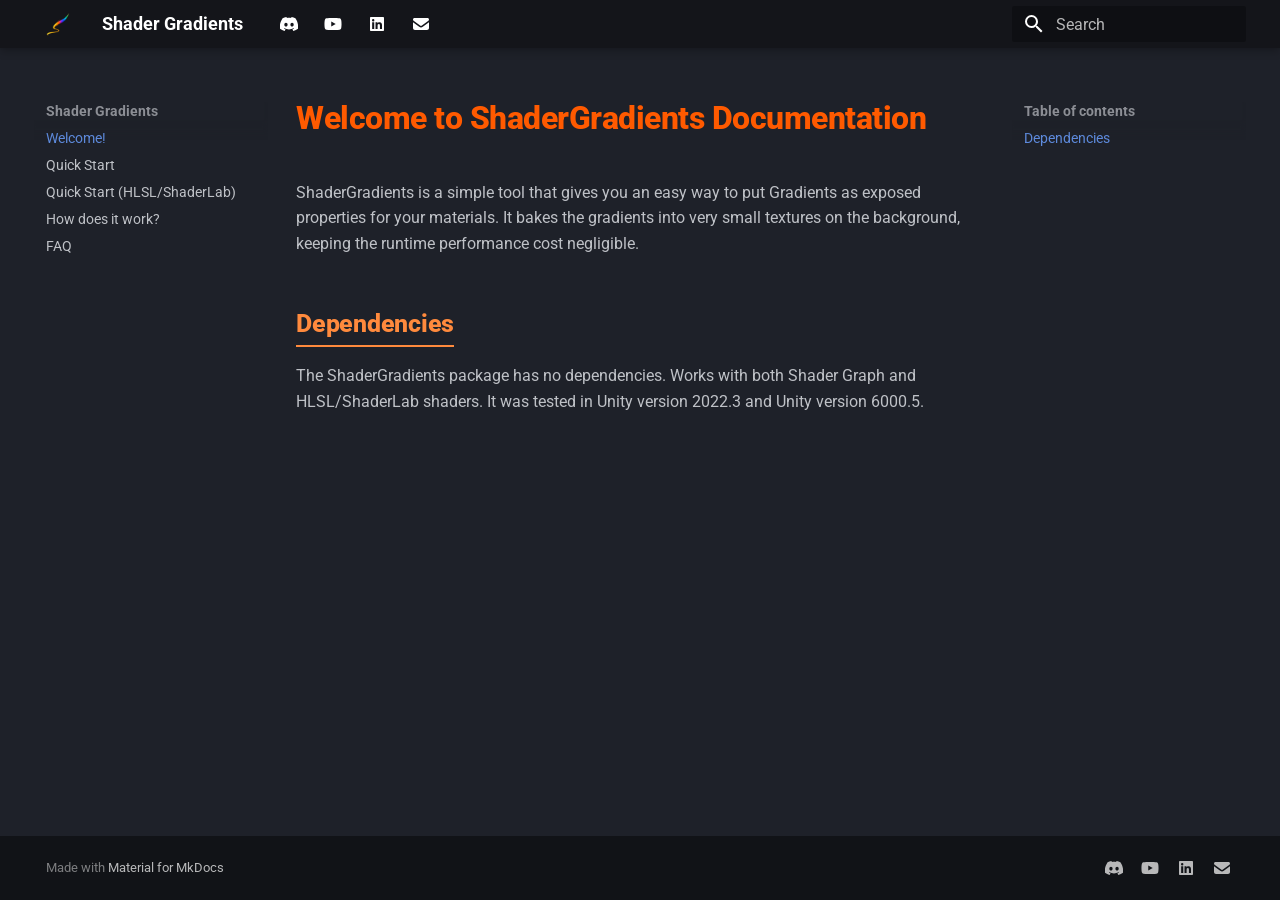
<file: index.html>
<!doctype html>
<html lang="en" class="no-js">
  <head>
    
      <meta charset="utf-8">
      <meta name="viewport" content="width=device-width,initial-scale=1">
      
        <meta name="description" content="Documentation for Evernull Shader Gradients">
      
      
        <meta name="author" content="Evernull Tools">
      
      
        <link rel="canonical" href="https://evernulltools.github.io/shadergradients-docs/index.html">
      
      
      
        <link rel="next" href="quick_setup.html">
      
      
        
      
      
      <link rel="icon" href="images/shaderGradients_smallIcon.png">
      <meta name="generator" content="mkdocs-1.6.1, mkdocs-material-9.7.7">
    
    
      
        <title>Shader Gradients</title>
      
    
    
      <link rel="stylesheet" href="assets/stylesheets/main.ec1eaa64.min.css">
      
        
        <link rel="stylesheet" href="assets/stylesheets/palette.ab4e12ef.min.css">
      
      


    
    
      
    
    
      
        
        
        <link rel="preconnect" href="https://fonts.gstatic.com" crossorigin>
        <link rel="stylesheet" href="https://fonts.googleapis.com/css?family=Roboto:300,300i,400,400i,700,700i%7CRoboto+Mono:400,400i,700,700i&display=fallback">
        <style>:root{--md-text-font:"Roboto";--md-code-font:"Roboto Mono"}</style>
      
    
    
      <link rel="stylesheet" href="css/print-site.css">
    
      <link rel="stylesheet" href="css/print-site-material.css">
    
      <link rel="stylesheet" href="stylesheets/extra.css">
    
    <script>__md_scope=new URL(".",location),__md_hash=e=>[...e].reduce(((e,_)=>(e<<5)-e+_.charCodeAt(0)),0),__md_get=(e,_=localStorage,t=__md_scope)=>JSON.parse(_.getItem(t.pathname+"."+e)),__md_set=(e,_,t=localStorage,a=__md_scope)=>{try{t.setItem(a.pathname+"."+e,JSON.stringify(_))}catch(e){}}</script>
    
      

    
    
  </head>
  
  
    
    
    
    
    
    <body dir="ltr" data-md-color-scheme="slate" data-md-color-primary="black" data-md-color-accent="deep-purple">
  
    
    <input class="md-toggle" data-md-toggle="drawer" type="checkbox" id="__drawer" autocomplete="off">
    <input class="md-toggle" data-md-toggle="search" type="checkbox" id="__search" autocomplete="off">
    <label class="md-overlay" for="__drawer"></label>
    <div data-md-component="skip">
      
        
        <a href="#welcome-to-shadergradients-documentation" class="md-skip">
          Skip to content
        </a>
      
    </div>
    <div data-md-component="announce">
      
    </div>
    
    
      

  


<header class="md-header md-header--shadow" data-md-component="header">
    <nav class="md-header__inner md-grid" aria-label="Header">

        <a href="index.html"
           title="Shader Gradients"
           class="md-header__button md-logo"
           aria-label="Shader Gradients"
           data-md-component="logo">
            
  <img src="images/shaderGradients_smallIcon.png" alt="logo">

        </a>

        <label class="md-header__button md-icon" for="__drawer">
            
            <svg xmlns="http://www.w3.org/2000/svg" viewBox="0 0 24 24"><path d="M3 6h18v2H3zm0 5h18v2H3zm0 5h18v2H3z"/></svg>
        </label>

        <div class="md-header__title" data-md-component="header-title">
            <div class="md-header__ellipsis">

                <div class="md-header__topic">
                    <span class="md-ellipsis">
                        Shader Gradients
                    </span>

                    
                    <div class="evernull-header-social">
                        
<div class="md-social">
  
    
    
    
    
      
      
    
    <a href="https://discord.gg/vA2xMPfbgV" target="_blank" rel="noopener" title="discord.gg" class="md-social__link">
      <svg xmlns="http://www.w3.org/2000/svg" viewBox="0 0 576 512"><!--! Font Awesome Free 7.1.0 by @fontawesome - https://fontawesome.com License - https://fontawesome.com/license/free (Icons: CC BY 4.0, Fonts: SIL OFL 1.1, Code: MIT License) Copyright 2025 Fonticons, Inc.--><path d="M492.5 69.8c-.2-.3-.4-.6-.8-.7-38.1-17.5-78.4-30-119.7-37.1-.4-.1-.8 0-1.1.1s-.6.4-.8.8c-5.5 9.9-10.5 20.2-14.9 30.6-44.6-6.8-89.9-6.8-134.4 0-4.5-10.5-9.5-20.7-15.1-30.6-.2-.3-.5-.6-.8-.8s-.7-.2-1.1-.2C162.5 39 122.2 51.5 84.1 69c-.3.1-.6.4-.8.7C7.1 183.5-13.8 294.6-3.6 404.2c0 .3.1.5.2.8s.3.4.5.6c44.4 32.9 94 58 146.8 74.2.4.1.8.1 1.1 0s.7-.4.9-.7c11.3-15.4 21.4-31.8 30-48.8.1-.2.2-.5.2-.8s0-.5-.1-.8-.2-.5-.4-.6-.4-.3-.7-.4c-15.8-6.1-31.2-13.4-45.9-21.9-.3-.2-.5-.4-.7-.6s-.3-.6-.3-.9 0-.6.2-.9.3-.5.6-.7c3.1-2.3 6.2-4.7 9.1-7.1.3-.2.6-.4.9-.4s.7 0 1 .1c96.2 43.9 200.4 43.9 295.5 0 .3-.1.7-.2 1-.2s.7.2.9.4c2.9 2.4 6 4.9 9.1 7.2.2.2.4.4.6.7s.2.6.2.9-.1.6-.3.9-.4.5-.6.6c-14.7 8.6-30 15.9-45.9 21.8-.2.1-.5.2-.7.4s-.3.4-.4.7-.1.5-.1.8.1.5.2.8c8.8 17 18.8 33.3 30 48.8.2.3.6.6.9.7s.8.1 1.1 0c52.9-16.2 102.6-41.3 147.1-74.2.2-.2.4-.4.5-.6s.2-.5.2-.8c12.3-126.8-20.5-236.9-86.9-334.5zm-302 267.7c-29 0-52.8-26.6-52.8-59.2s23.4-59.2 52.8-59.2c29.7 0 53.3 26.8 52.8 59.2 0 32.7-23.4 59.2-52.8 59.2m195.4 0c-29 0-52.8-26.6-52.8-59.2s23.4-59.2 52.8-59.2c29.7 0 53.3 26.8 52.8 59.2 0 32.7-23.2 59.2-52.8 59.2"/></svg>
    </a>
  
    
    
    
    
      
      
    
    <a href="https://www.youtube.com/@EvernullTools" target="_blank" rel="noopener" title="www.youtube.com" class="md-social__link">
      <svg xmlns="http://www.w3.org/2000/svg" viewBox="0 0 576 512"><!--! Font Awesome Free 7.1.0 by @fontawesome - https://fontawesome.com License - https://fontawesome.com/license/free (Icons: CC BY 4.0, Fonts: SIL OFL 1.1, Code: MIT License) Copyright 2025 Fonticons, Inc.--><path d="M549.7 124.1c-6.2-23.7-24.8-42.3-48.3-48.6C458.9 64 288.1 64 288.1 64S117.3 64 74.7 75.5c-23.5 6.3-42 24.9-48.3 48.6C15 167 15 256.4 15 256.4s0 89.4 11.4 132.3c6.3 23.6 24.8 41.5 48.3 47.8C117.3 448 288.1 448 288.1 448s170.8 0 213.4-11.5c23.5-6.3 42-24.2 48.3-47.8 11.4-42.9 11.4-132.3 11.4-132.3s0-89.4-11.4-132.3zM232.2 337.6V175.2l142.7 81.2z"/></svg>
    </a>
  
    
    
    
    
      
      
    
    <a href="https://www.linkedin.com/in/bartu-saripinarli/" target="_blank" rel="noopener" title="www.linkedin.com" class="md-social__link">
      <svg xmlns="http://www.w3.org/2000/svg" viewBox="0 0 448 512"><!--! Font Awesome Free 7.1.0 by @fontawesome - https://fontawesome.com License - https://fontawesome.com/license/free (Icons: CC BY 4.0, Fonts: SIL OFL 1.1, Code: MIT License) Copyright 2025 Fonticons, Inc.--><path d="M416 32H31.9C14.3 32 0 46.5 0 64.3v383.4C0 465.5 14.3 480 31.9 480H416c17.6 0 32-14.5 32-32.3V64.3c0-17.8-14.4-32.3-32-32.3M135.4 416H69V202.2h66.5V416zM102.2 96a38.5 38.5 0 1 1 0 77 38.5 38.5 0 1 1 0-77m282.1 320h-66.4V312c0-24.8-.5-56.7-34.5-56.7-34.6 0-39.9 27-39.9 54.9V416h-66.4V202.2h63.7v29.2h.9c8.9-16.8 30.6-34.5 62.9-34.5 67.2 0 79.7 44.3 79.7 101.9z"/></svg>
    </a>
  
    
    
    
    
    <a href="mailto:evernulltools@gmail.com" target="_blank" rel="noopener" title="" class="md-social__link">
      <svg xmlns="http://www.w3.org/2000/svg" viewBox="0 0 512 512"><!--! Font Awesome Free 7.1.0 by @fontawesome - https://fontawesome.com License - https://fontawesome.com/license/free (Icons: CC BY 4.0, Fonts: SIL OFL 1.1, Code: MIT License) Copyright 2025 Fonticons, Inc.--><path d="M48 64C21.5 64 0 85.5 0 112c0 15.1 7.1 29.3 19.2 38.4l208 156a48 48 0 0 0 57.6 0l208-156c12.1-9.1 19.2-23.3 19.2-38.4 0-26.5-21.5-48-48-48zM0 196v188c0 35.3 28.7 64 64 64h384c35.3 0 64-28.7 64-64V196L313.6 344.8c-34.1 25.6-81.1 25.6-115.2 0z"/></svg>
    </a>
  
</div>
                    </div>
                    
                </div>

                <div class="md-header__topic" data-md-component="header-topic">
                    <span class="md-ellipsis">
                        
                        Welcome!
                        
                    </span>

                    
                    <div class="evernull-header-social">
                        
<div class="md-social">
  
    
    
    
    
      
      
    
    <a href="https://discord.gg/vA2xMPfbgV" target="_blank" rel="noopener" title="discord.gg" class="md-social__link">
      <svg xmlns="http://www.w3.org/2000/svg" viewBox="0 0 576 512"><!--! Font Awesome Free 7.1.0 by @fontawesome - https://fontawesome.com License - https://fontawesome.com/license/free (Icons: CC BY 4.0, Fonts: SIL OFL 1.1, Code: MIT License) Copyright 2025 Fonticons, Inc.--><path d="M492.5 69.8c-.2-.3-.4-.6-.8-.7-38.1-17.5-78.4-30-119.7-37.1-.4-.1-.8 0-1.1.1s-.6.4-.8.8c-5.5 9.9-10.5 20.2-14.9 30.6-44.6-6.8-89.9-6.8-134.4 0-4.5-10.5-9.5-20.7-15.1-30.6-.2-.3-.5-.6-.8-.8s-.7-.2-1.1-.2C162.5 39 122.2 51.5 84.1 69c-.3.1-.6.4-.8.7C7.1 183.5-13.8 294.6-3.6 404.2c0 .3.1.5.2.8s.3.4.5.6c44.4 32.9 94 58 146.8 74.2.4.1.8.1 1.1 0s.7-.4.9-.7c11.3-15.4 21.4-31.8 30-48.8.1-.2.2-.5.2-.8s0-.5-.1-.8-.2-.5-.4-.6-.4-.3-.7-.4c-15.8-6.1-31.2-13.4-45.9-21.9-.3-.2-.5-.4-.7-.6s-.3-.6-.3-.9 0-.6.2-.9.3-.5.6-.7c3.1-2.3 6.2-4.7 9.1-7.1.3-.2.6-.4.9-.4s.7 0 1 .1c96.2 43.9 200.4 43.9 295.5 0 .3-.1.7-.2 1-.2s.7.2.9.4c2.9 2.4 6 4.9 9.1 7.2.2.2.4.4.6.7s.2.6.2.9-.1.6-.3.9-.4.5-.6.6c-14.7 8.6-30 15.9-45.9 21.8-.2.1-.5.2-.7.4s-.3.4-.4.7-.1.5-.1.8.1.5.2.8c8.8 17 18.8 33.3 30 48.8.2.3.6.6.9.7s.8.1 1.1 0c52.9-16.2 102.6-41.3 147.1-74.2.2-.2.4-.4.5-.6s.2-.5.2-.8c12.3-126.8-20.5-236.9-86.9-334.5zm-302 267.7c-29 0-52.8-26.6-52.8-59.2s23.4-59.2 52.8-59.2c29.7 0 53.3 26.8 52.8 59.2 0 32.7-23.4 59.2-52.8 59.2m195.4 0c-29 0-52.8-26.6-52.8-59.2s23.4-59.2 52.8-59.2c29.7 0 53.3 26.8 52.8 59.2 0 32.7-23.2 59.2-52.8 59.2"/></svg>
    </a>
  
    
    
    
    
      
      
    
    <a href="https://www.youtube.com/@EvernullTools" target="_blank" rel="noopener" title="www.youtube.com" class="md-social__link">
      <svg xmlns="http://www.w3.org/2000/svg" viewBox="0 0 576 512"><!--! Font Awesome Free 7.1.0 by @fontawesome - https://fontawesome.com License - https://fontawesome.com/license/free (Icons: CC BY 4.0, Fonts: SIL OFL 1.1, Code: MIT License) Copyright 2025 Fonticons, Inc.--><path d="M549.7 124.1c-6.2-23.7-24.8-42.3-48.3-48.6C458.9 64 288.1 64 288.1 64S117.3 64 74.7 75.5c-23.5 6.3-42 24.9-48.3 48.6C15 167 15 256.4 15 256.4s0 89.4 11.4 132.3c6.3 23.6 24.8 41.5 48.3 47.8C117.3 448 288.1 448 288.1 448s170.8 0 213.4-11.5c23.5-6.3 42-24.2 48.3-47.8 11.4-42.9 11.4-132.3 11.4-132.3s0-89.4-11.4-132.3zM232.2 337.6V175.2l142.7 81.2z"/></svg>
    </a>
  
    
    
    
    
      
      
    
    <a href="https://www.linkedin.com/in/bartu-saripinarli/" target="_blank" rel="noopener" title="www.linkedin.com" class="md-social__link">
      <svg xmlns="http://www.w3.org/2000/svg" viewBox="0 0 448 512"><!--! Font Awesome Free 7.1.0 by @fontawesome - https://fontawesome.com License - https://fontawesome.com/license/free (Icons: CC BY 4.0, Fonts: SIL OFL 1.1, Code: MIT License) Copyright 2025 Fonticons, Inc.--><path d="M416 32H31.9C14.3 32 0 46.5 0 64.3v383.4C0 465.5 14.3 480 31.9 480H416c17.6 0 32-14.5 32-32.3V64.3c0-17.8-14.4-32.3-32-32.3M135.4 416H69V202.2h66.5V416zM102.2 96a38.5 38.5 0 1 1 0 77 38.5 38.5 0 1 1 0-77m282.1 320h-66.4V312c0-24.8-.5-56.7-34.5-56.7-34.6 0-39.9 27-39.9 54.9V416h-66.4V202.2h63.7v29.2h.9c8.9-16.8 30.6-34.5 62.9-34.5 67.2 0 79.7 44.3 79.7 101.9z"/></svg>
    </a>
  
    
    
    
    
    <a href="mailto:evernulltools@gmail.com" target="_blank" rel="noopener" title="" class="md-social__link">
      <svg xmlns="http://www.w3.org/2000/svg" viewBox="0 0 512 512"><!--! Font Awesome Free 7.1.0 by @fontawesome - https://fontawesome.com License - https://fontawesome.com/license/free (Icons: CC BY 4.0, Fonts: SIL OFL 1.1, Code: MIT License) Copyright 2025 Fonticons, Inc.--><path d="M48 64C21.5 64 0 85.5 0 112c0 15.1 7.1 29.3 19.2 38.4l208 156a48 48 0 0 0 57.6 0l208-156c12.1-9.1 19.2-23.3 19.2-38.4 0-26.5-21.5-48-48-48zM0 196v188c0 35.3 28.7 64 64 64h384c35.3 0 64-28.7 64-64V196L313.6 344.8c-34.1 25.6-81.1 25.6-115.2 0z"/></svg>
    </a>
  
</div>
                    </div>
                    
                </div>

            </div>
        </div>

        
        
        

        

        

        
        
        
        <label class="md-header__button md-icon" for="__search">
            
            <svg xmlns="http://www.w3.org/2000/svg" viewBox="0 0 24 24"><path d="M9.5 3A6.5 6.5 0 0 1 16 9.5c0 1.61-.59 3.09-1.56 4.23l.27.27h.79l5 5-1.5 1.5-5-5v-.79l-.27-.27A6.52 6.52 0 0 1 9.5 16 6.5 6.5 0 0 1 3 9.5 6.5 6.5 0 0 1 9.5 3m0 2C7 5 5 7 5 9.5S7 14 9.5 14 14 12 14 9.5 12 5 9.5 5"/></svg>
        </label>

        <div class="md-search" data-md-component="search" role="dialog">
  <label class="md-search__overlay" for="__search"></label>
  <div class="md-search__inner" role="search">
    <form class="md-search__form" name="search">
      <input type="text" class="md-search__input" name="query" aria-label="Search" placeholder="Search" autocapitalize="off" autocorrect="off" autocomplete="off" spellcheck="false" data-md-component="search-query" required>
      <label class="md-search__icon md-icon" for="__search">
        
        <svg xmlns="http://www.w3.org/2000/svg" viewBox="0 0 24 24"><path d="M9.5 3A6.5 6.5 0 0 1 16 9.5c0 1.61-.59 3.09-1.56 4.23l.27.27h.79l5 5-1.5 1.5-5-5v-.79l-.27-.27A6.52 6.52 0 0 1 9.5 16 6.5 6.5 0 0 1 3 9.5 6.5 6.5 0 0 1 9.5 3m0 2C7 5 5 7 5 9.5S7 14 9.5 14 14 12 14 9.5 12 5 9.5 5"/></svg>
        
        <svg xmlns="http://www.w3.org/2000/svg" viewBox="0 0 24 24"><path d="M20 11v2H8l5.5 5.5-1.42 1.42L4.16 12l7.92-7.92L13.5 5.5 8 11z"/></svg>
      </label>
      <nav class="md-search__options" aria-label="Search">
        
        <button type="reset" class="md-search__icon md-icon" title="Clear" aria-label="Clear" tabindex="-1">
          
          <svg xmlns="http://www.w3.org/2000/svg" viewBox="0 0 24 24"><path d="M19 6.41 17.59 5 12 10.59 6.41 5 5 6.41 10.59 12 5 17.59 6.41 19 12 13.41 17.59 19 19 17.59 13.41 12z"/></svg>
        </button>
      </nav>
      
    </form>
    <div class="md-search__output">
      <div class="md-search__scrollwrap" tabindex="0" data-md-scrollfix>
        <div class="md-search-result" data-md-component="search-result">
          <div class="md-search-result__meta">
            Initializing search
          </div>
          <ol class="md-search-result__list" role="presentation"></ol>
        </div>
      </div>
    </div>
  </div>
</div>
        
        

        

    </nav>

    

</header>
    
    <div class="md-container" data-md-component="container">
      
      
        
          
        
      
      <main class="md-main" data-md-component="main">
        <div class="md-main__inner md-grid">
          
            
              
              <div class="md-sidebar md-sidebar--primary" data-md-component="sidebar" data-md-type="navigation" >
                <div class="md-sidebar__scrollwrap">
                  <div class="md-sidebar__inner">
                    



<nav class="md-nav md-nav--primary" aria-label="Navigation" data-md-level="0">
  <label class="md-nav__title" for="__drawer">
    <a href="index.html" title="Shader Gradients" class="md-nav__button md-logo" aria-label="Shader Gradients" data-md-component="logo">
      
  <img src="images/shaderGradients_smallIcon.png" alt="logo">

    </a>
    Shader Gradients
  </label>
  
  <ul class="md-nav__list" data-md-scrollfix>
    
      
      
  
  
    
  
  
  
    <li class="md-nav__item md-nav__item--active">
      
      <input class="md-nav__toggle md-toggle" type="checkbox" id="__toc">
      
      
        
      
      
        <label class="md-nav__link md-nav__link--active" for="__toc">
          
  
  
  <span class="md-ellipsis">
    
  
    Welcome!
  

    
  </span>
  
  

          <span class="md-nav__icon md-icon"></span>
        </label>
      
      <a href="index.html" class="md-nav__link md-nav__link--active">
        
  
  
  <span class="md-ellipsis">
    
  
    Welcome!
  

    
  </span>
  
  

      </a>
      
        

<nav class="md-nav md-nav--secondary" aria-label="Table of contents">
  
  
  
    
  
  
    <label class="md-nav__title" for="__toc">
      <span class="md-nav__icon md-icon"></span>
      Table of contents
    </label>
    <ul class="md-nav__list" data-md-component="toc" data-md-scrollfix>
      
        <li class="md-nav__item">
  <a href="#dependencies" class="md-nav__link">
    <span class="md-ellipsis">
      
        Dependencies
      
    </span>
  </a>
  
</li>
      
    </ul>
  
</nav>
      
    </li>
  

    
      
      
  
  
  
  
    <li class="md-nav__item">
      <a href="quick_setup.html" class="md-nav__link">
        
  
  
  <span class="md-ellipsis">
    
  
    Quick Start
  

    
  </span>
  
  

      </a>
    </li>
  

    
      
      
  
  
  
  
    <li class="md-nav__item">
      <a href="quick_setup_hlsl.html" class="md-nav__link">
        
  
  
  <span class="md-ellipsis">
    
  
    Quick Start (HLSL/ShaderLab)
  

    
  </span>
  
  

      </a>
    </li>
  

    
      
      
  
  
  
  
    <li class="md-nav__item">
      <a href="howitworks.html" class="md-nav__link">
        
  
  
  <span class="md-ellipsis">
    
  
    How does it work?
  

    
  </span>
  
  

      </a>
    </li>
  

    
      
      
  
  
  
  
    <li class="md-nav__item">
      <a href="faq.html" class="md-nav__link">
        
  
  
  <span class="md-ellipsis">
    
  
    FAQ
  

    
  </span>
  
  

      </a>
    </li>
  

    
  </ul>
</nav>
                  </div>
                </div>
              </div>
            
            
              
              <div class="md-sidebar md-sidebar--secondary" data-md-component="sidebar" data-md-type="toc" >
                <div class="md-sidebar__scrollwrap">
                  <div class="md-sidebar__inner">
                    

<nav class="md-nav md-nav--secondary" aria-label="Table of contents">
  
  
  
    
  
  
    <label class="md-nav__title" for="__toc">
      <span class="md-nav__icon md-icon"></span>
      Table of contents
    </label>
    <ul class="md-nav__list" data-md-component="toc" data-md-scrollfix>
      
        <li class="md-nav__item">
  <a href="#dependencies" class="md-nav__link">
    <span class="md-ellipsis">
      
        Dependencies
      
    </span>
  </a>
  
</li>
      
    </ul>
  
</nav>
                  </div>
                </div>
              </div>
            
          
          
            <div class="md-content" data-md-component="content">
              
              <article class="md-content__inner md-typeset">
                
                  



<h1 id="welcome-to-shadergradients-documentation">Welcome to ShaderGradients Documentation</h1>
<p>ShaderGradients is a simple tool that gives you an easy way to put Gradients as exposed properties for your materials. 
It bakes the gradients into very small textures on the background, keeping the runtime performance cost negligible.</p>
<h2 id="dependencies">Dependencies</h2>
<p>The ShaderGradients package has no dependencies. Works with both Shader Graph and HLSL/ShaderLab shaders. 
It was tested in Unity version 2022.3 and Unity version 6000.5.</p>












                
              </article>
            </div>
          
          
<script>var target=document.getElementById(location.hash.slice(1));target&&target.name&&(target.checked=target.name.startsWith("__tabbed_"))</script>
        </div>
        
      </main>
      
        <footer class="md-footer">
  
  <div class="md-footer-meta md-typeset">
    <div class="md-footer-meta__inner md-grid">
      <div class="md-copyright">
  
  
    Made with
    <a href="https://squidfunk.github.io/mkdocs-material/" target="_blank" rel="noopener">
      Material for MkDocs
    </a>
  
</div>
      
        
<div class="md-social">
  
    
    
    
    
      
      
    
    <a href="https://discord.gg/vA2xMPfbgV" target="_blank" rel="noopener" title="discord.gg" class="md-social__link">
      <svg xmlns="http://www.w3.org/2000/svg" viewBox="0 0 576 512"><!--! Font Awesome Free 7.1.0 by @fontawesome - https://fontawesome.com License - https://fontawesome.com/license/free (Icons: CC BY 4.0, Fonts: SIL OFL 1.1, Code: MIT License) Copyright 2025 Fonticons, Inc.--><path d="M492.5 69.8c-.2-.3-.4-.6-.8-.7-38.1-17.5-78.4-30-119.7-37.1-.4-.1-.8 0-1.1.1s-.6.4-.8.8c-5.5 9.9-10.5 20.2-14.9 30.6-44.6-6.8-89.9-6.8-134.4 0-4.5-10.5-9.5-20.7-15.1-30.6-.2-.3-.5-.6-.8-.8s-.7-.2-1.1-.2C162.5 39 122.2 51.5 84.1 69c-.3.1-.6.4-.8.7C7.1 183.5-13.8 294.6-3.6 404.2c0 .3.1.5.2.8s.3.4.5.6c44.4 32.9 94 58 146.8 74.2.4.1.8.1 1.1 0s.7-.4.9-.7c11.3-15.4 21.4-31.8 30-48.8.1-.2.2-.5.2-.8s0-.5-.1-.8-.2-.5-.4-.6-.4-.3-.7-.4c-15.8-6.1-31.2-13.4-45.9-21.9-.3-.2-.5-.4-.7-.6s-.3-.6-.3-.9 0-.6.2-.9.3-.5.6-.7c3.1-2.3 6.2-4.7 9.1-7.1.3-.2.6-.4.9-.4s.7 0 1 .1c96.2 43.9 200.4 43.9 295.5 0 .3-.1.7-.2 1-.2s.7.2.9.4c2.9 2.4 6 4.9 9.1 7.2.2.2.4.4.6.7s.2.6.2.9-.1.6-.3.9-.4.5-.6.6c-14.7 8.6-30 15.9-45.9 21.8-.2.1-.5.2-.7.4s-.3.4-.4.7-.1.5-.1.8.1.5.2.8c8.8 17 18.8 33.3 30 48.8.2.3.6.6.9.7s.8.1 1.1 0c52.9-16.2 102.6-41.3 147.1-74.2.2-.2.4-.4.5-.6s.2-.5.2-.8c12.3-126.8-20.5-236.9-86.9-334.5zm-302 267.7c-29 0-52.8-26.6-52.8-59.2s23.4-59.2 52.8-59.2c29.7 0 53.3 26.8 52.8 59.2 0 32.7-23.4 59.2-52.8 59.2m195.4 0c-29 0-52.8-26.6-52.8-59.2s23.4-59.2 52.8-59.2c29.7 0 53.3 26.8 52.8 59.2 0 32.7-23.2 59.2-52.8 59.2"/></svg>
    </a>
  
    
    
    
    
      
      
    
    <a href="https://www.youtube.com/@EvernullTools" target="_blank" rel="noopener" title="www.youtube.com" class="md-social__link">
      <svg xmlns="http://www.w3.org/2000/svg" viewBox="0 0 576 512"><!--! Font Awesome Free 7.1.0 by @fontawesome - https://fontawesome.com License - https://fontawesome.com/license/free (Icons: CC BY 4.0, Fonts: SIL OFL 1.1, Code: MIT License) Copyright 2025 Fonticons, Inc.--><path d="M549.7 124.1c-6.2-23.7-24.8-42.3-48.3-48.6C458.9 64 288.1 64 288.1 64S117.3 64 74.7 75.5c-23.5 6.3-42 24.9-48.3 48.6C15 167 15 256.4 15 256.4s0 89.4 11.4 132.3c6.3 23.6 24.8 41.5 48.3 47.8C117.3 448 288.1 448 288.1 448s170.8 0 213.4-11.5c23.5-6.3 42-24.2 48.3-47.8 11.4-42.9 11.4-132.3 11.4-132.3s0-89.4-11.4-132.3zM232.2 337.6V175.2l142.7 81.2z"/></svg>
    </a>
  
    
    
    
    
      
      
    
    <a href="https://www.linkedin.com/in/bartu-saripinarli/" target="_blank" rel="noopener" title="www.linkedin.com" class="md-social__link">
      <svg xmlns="http://www.w3.org/2000/svg" viewBox="0 0 448 512"><!--! Font Awesome Free 7.1.0 by @fontawesome - https://fontawesome.com License - https://fontawesome.com/license/free (Icons: CC BY 4.0, Fonts: SIL OFL 1.1, Code: MIT License) Copyright 2025 Fonticons, Inc.--><path d="M416 32H31.9C14.3 32 0 46.5 0 64.3v383.4C0 465.5 14.3 480 31.9 480H416c17.6 0 32-14.5 32-32.3V64.3c0-17.8-14.4-32.3-32-32.3M135.4 416H69V202.2h66.5V416zM102.2 96a38.5 38.5 0 1 1 0 77 38.5 38.5 0 1 1 0-77m282.1 320h-66.4V312c0-24.8-.5-56.7-34.5-56.7-34.6 0-39.9 27-39.9 54.9V416h-66.4V202.2h63.7v29.2h.9c8.9-16.8 30.6-34.5 62.9-34.5 67.2 0 79.7 44.3 79.7 101.9z"/></svg>
    </a>
  
    
    
    
    
    <a href="mailto:evernulltools@gmail.com" target="_blank" rel="noopener" title="" class="md-social__link">
      <svg xmlns="http://www.w3.org/2000/svg" viewBox="0 0 512 512"><!--! Font Awesome Free 7.1.0 by @fontawesome - https://fontawesome.com License - https://fontawesome.com/license/free (Icons: CC BY 4.0, Fonts: SIL OFL 1.1, Code: MIT License) Copyright 2025 Fonticons, Inc.--><path d="M48 64C21.5 64 0 85.5 0 112c0 15.1 7.1 29.3 19.2 38.4l208 156a48 48 0 0 0 57.6 0l208-156c12.1-9.1 19.2-23.3 19.2-38.4 0-26.5-21.5-48-48-48zM0 196v188c0 35.3 28.7 64 64 64h384c35.3 0 64-28.7 64-64V196L313.6 344.8c-34.1 25.6-81.1 25.6-115.2 0z"/></svg>
    </a>
  
</div>
      
    </div>
  </div>
</footer>
      
    </div>
    <div class="md-dialog" data-md-component="dialog">
      <div class="md-dialog__inner md-typeset"></div>
    </div>
    
    
    
      
      
      <script id="__config" type="application/json">{"annotate": null, "base": ".", "features": [], "search": "assets/javascripts/workers/search.2c215733.min.js", "tags": null, "translations": {"clipboard.copied": "Copied to clipboard", "clipboard.copy": "Copy to clipboard", "search.result.more.one": "1 more on this page", "search.result.more.other": "# more on this page", "search.result.none": "No matching documents", "search.result.one": "1 matching document", "search.result.other": "# matching documents", "search.result.placeholder": "Type to start searching", "search.result.term.missing": "Missing", "select.version": "Select version"}, "version": null}</script>
    
    
      <script src="assets/javascripts/bundle.d7400e89.min.js"></script>
      
        <script src="js/print-site.js"></script>
      
    
  </body>
</html>
</file>
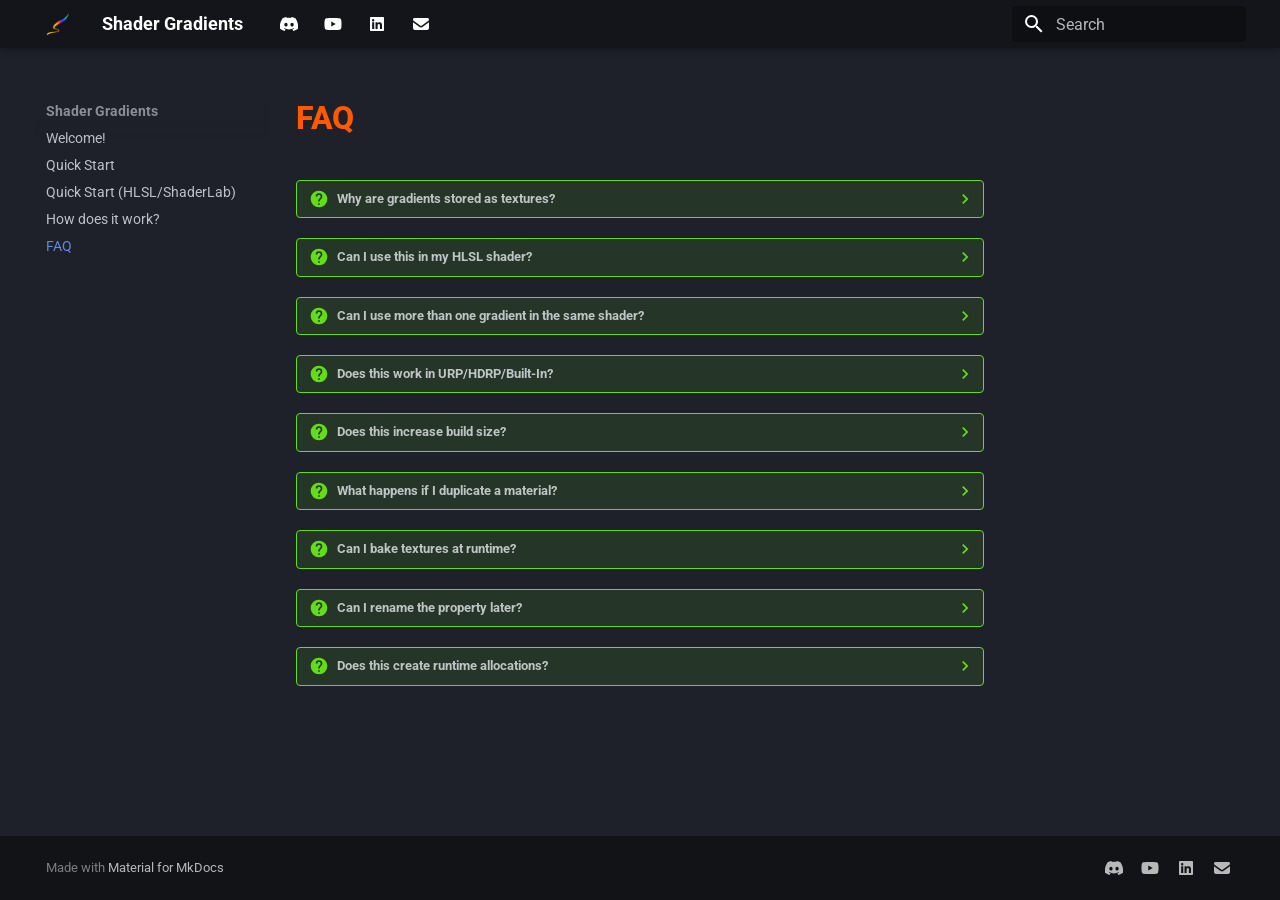
<file: faq.html>
<!doctype html>
<html lang="en" class="no-js">
  <head>
    
      <meta charset="utf-8">
      <meta name="viewport" content="width=device-width,initial-scale=1">
      
        <meta name="description" content="Documentation for Evernull Shader Gradients">
      
      
        <meta name="author" content="Evernull Tools">
      
      
        <link rel="canonical" href="https://evernulltools.github.io/shadergradients-docs/faq.html">
      
      
        <link rel="prev" href="howitworks.html">
      
      
      
        
      
      
      <link rel="icon" href="images/shaderGradients_smallIcon.png">
      <meta name="generator" content="mkdocs-1.6.1, mkdocs-material-9.7.7">
    
    
      
        <title>FAQ - Shader Gradients</title>
      
    
    
      <link rel="stylesheet" href="assets/stylesheets/main.ec1eaa64.min.css">
      
        
        <link rel="stylesheet" href="assets/stylesheets/palette.ab4e12ef.min.css">
      
      


    
    
      
    
    
      
        
        
        <link rel="preconnect" href="https://fonts.gstatic.com" crossorigin>
        <link rel="stylesheet" href="https://fonts.googleapis.com/css?family=Roboto:300,300i,400,400i,700,700i%7CRoboto+Mono:400,400i,700,700i&display=fallback">
        <style>:root{--md-text-font:"Roboto";--md-code-font:"Roboto Mono"}</style>
      
    
    
      <link rel="stylesheet" href="css/print-site.css">
    
      <link rel="stylesheet" href="css/print-site-material.css">
    
      <link rel="stylesheet" href="stylesheets/extra.css">
    
    <script>__md_scope=new URL(".",location),__md_hash=e=>[...e].reduce(((e,_)=>(e<<5)-e+_.charCodeAt(0)),0),__md_get=(e,_=localStorage,t=__md_scope)=>JSON.parse(_.getItem(t.pathname+"."+e)),__md_set=(e,_,t=localStorage,a=__md_scope)=>{try{t.setItem(a.pathname+"."+e,JSON.stringify(_))}catch(e){}}</script>
    
      

    
    
  </head>
  
  
    
    
    
    
    
    <body dir="ltr" data-md-color-scheme="slate" data-md-color-primary="black" data-md-color-accent="deep-purple">
  
    
    <input class="md-toggle" data-md-toggle="drawer" type="checkbox" id="__drawer" autocomplete="off">
    <input class="md-toggle" data-md-toggle="search" type="checkbox" id="__search" autocomplete="off">
    <label class="md-overlay" for="__drawer"></label>
    <div data-md-component="skip">
      
        
        <a href="#faq" class="md-skip">
          Skip to content
        </a>
      
    </div>
    <div data-md-component="announce">
      
    </div>
    
    
      

  


<header class="md-header md-header--shadow" data-md-component="header">
    <nav class="md-header__inner md-grid" aria-label="Header">

        <a href="index.html"
           title="Shader Gradients"
           class="md-header__button md-logo"
           aria-label="Shader Gradients"
           data-md-component="logo">
            
  <img src="images/shaderGradients_smallIcon.png" alt="logo">

        </a>

        <label class="md-header__button md-icon" for="__drawer">
            
            <svg xmlns="http://www.w3.org/2000/svg" viewBox="0 0 24 24"><path d="M3 6h18v2H3zm0 5h18v2H3zm0 5h18v2H3z"/></svg>
        </label>

        <div class="md-header__title" data-md-component="header-title">
            <div class="md-header__ellipsis">

                <div class="md-header__topic">
                    <span class="md-ellipsis">
                        Shader Gradients
                    </span>

                    
                    <div class="evernull-header-social">
                        
<div class="md-social">
  
    
    
    
    
      
      
    
    <a href="https://discord.gg/vA2xMPfbgV" target="_blank" rel="noopener" title="discord.gg" class="md-social__link">
      <svg xmlns="http://www.w3.org/2000/svg" viewBox="0 0 576 512"><!--! Font Awesome Free 7.1.0 by @fontawesome - https://fontawesome.com License - https://fontawesome.com/license/free (Icons: CC BY 4.0, Fonts: SIL OFL 1.1, Code: MIT License) Copyright 2025 Fonticons, Inc.--><path d="M492.5 69.8c-.2-.3-.4-.6-.8-.7-38.1-17.5-78.4-30-119.7-37.1-.4-.1-.8 0-1.1.1s-.6.4-.8.8c-5.5 9.9-10.5 20.2-14.9 30.6-44.6-6.8-89.9-6.8-134.4 0-4.5-10.5-9.5-20.7-15.1-30.6-.2-.3-.5-.6-.8-.8s-.7-.2-1.1-.2C162.5 39 122.2 51.5 84.1 69c-.3.1-.6.4-.8.7C7.1 183.5-13.8 294.6-3.6 404.2c0 .3.1.5.2.8s.3.4.5.6c44.4 32.9 94 58 146.8 74.2.4.1.8.1 1.1 0s.7-.4.9-.7c11.3-15.4 21.4-31.8 30-48.8.1-.2.2-.5.2-.8s0-.5-.1-.8-.2-.5-.4-.6-.4-.3-.7-.4c-15.8-6.1-31.2-13.4-45.9-21.9-.3-.2-.5-.4-.7-.6s-.3-.6-.3-.9 0-.6.2-.9.3-.5.6-.7c3.1-2.3 6.2-4.7 9.1-7.1.3-.2.6-.4.9-.4s.7 0 1 .1c96.2 43.9 200.4 43.9 295.5 0 .3-.1.7-.2 1-.2s.7.2.9.4c2.9 2.4 6 4.9 9.1 7.2.2.2.4.4.6.7s.2.6.2.9-.1.6-.3.9-.4.5-.6.6c-14.7 8.6-30 15.9-45.9 21.8-.2.1-.5.2-.7.4s-.3.4-.4.7-.1.5-.1.8.1.5.2.8c8.8 17 18.8 33.3 30 48.8.2.3.6.6.9.7s.8.1 1.1 0c52.9-16.2 102.6-41.3 147.1-74.2.2-.2.4-.4.5-.6s.2-.5.2-.8c12.3-126.8-20.5-236.9-86.9-334.5zm-302 267.7c-29 0-52.8-26.6-52.8-59.2s23.4-59.2 52.8-59.2c29.7 0 53.3 26.8 52.8 59.2 0 32.7-23.4 59.2-52.8 59.2m195.4 0c-29 0-52.8-26.6-52.8-59.2s23.4-59.2 52.8-59.2c29.7 0 53.3 26.8 52.8 59.2 0 32.7-23.2 59.2-52.8 59.2"/></svg>
    </a>
  
    
    
    
    
      
      
    
    <a href="https://www.youtube.com/@EvernullTools" target="_blank" rel="noopener" title="www.youtube.com" class="md-social__link">
      <svg xmlns="http://www.w3.org/2000/svg" viewBox="0 0 576 512"><!--! Font Awesome Free 7.1.0 by @fontawesome - https://fontawesome.com License - https://fontawesome.com/license/free (Icons: CC BY 4.0, Fonts: SIL OFL 1.1, Code: MIT License) Copyright 2025 Fonticons, Inc.--><path d="M549.7 124.1c-6.2-23.7-24.8-42.3-48.3-48.6C458.9 64 288.1 64 288.1 64S117.3 64 74.7 75.5c-23.5 6.3-42 24.9-48.3 48.6C15 167 15 256.4 15 256.4s0 89.4 11.4 132.3c6.3 23.6 24.8 41.5 48.3 47.8C117.3 448 288.1 448 288.1 448s170.8 0 213.4-11.5c23.5-6.3 42-24.2 48.3-47.8 11.4-42.9 11.4-132.3 11.4-132.3s0-89.4-11.4-132.3zM232.2 337.6V175.2l142.7 81.2z"/></svg>
    </a>
  
    
    
    
    
      
      
    
    <a href="https://www.linkedin.com/in/bartu-saripinarli/" target="_blank" rel="noopener" title="www.linkedin.com" class="md-social__link">
      <svg xmlns="http://www.w3.org/2000/svg" viewBox="0 0 448 512"><!--! Font Awesome Free 7.1.0 by @fontawesome - https://fontawesome.com License - https://fontawesome.com/license/free (Icons: CC BY 4.0, Fonts: SIL OFL 1.1, Code: MIT License) Copyright 2025 Fonticons, Inc.--><path d="M416 32H31.9C14.3 32 0 46.5 0 64.3v383.4C0 465.5 14.3 480 31.9 480H416c17.6 0 32-14.5 32-32.3V64.3c0-17.8-14.4-32.3-32-32.3M135.4 416H69V202.2h66.5V416zM102.2 96a38.5 38.5 0 1 1 0 77 38.5 38.5 0 1 1 0-77m282.1 320h-66.4V312c0-24.8-.5-56.7-34.5-56.7-34.6 0-39.9 27-39.9 54.9V416h-66.4V202.2h63.7v29.2h.9c8.9-16.8 30.6-34.5 62.9-34.5 67.2 0 79.7 44.3 79.7 101.9z"/></svg>
    </a>
  
    
    
    
    
    <a href="mailto:evernulltools@gmail.com" target="_blank" rel="noopener" title="" class="md-social__link">
      <svg xmlns="http://www.w3.org/2000/svg" viewBox="0 0 512 512"><!--! Font Awesome Free 7.1.0 by @fontawesome - https://fontawesome.com License - https://fontawesome.com/license/free (Icons: CC BY 4.0, Fonts: SIL OFL 1.1, Code: MIT License) Copyright 2025 Fonticons, Inc.--><path d="M48 64C21.5 64 0 85.5 0 112c0 15.1 7.1 29.3 19.2 38.4l208 156a48 48 0 0 0 57.6 0l208-156c12.1-9.1 19.2-23.3 19.2-38.4 0-26.5-21.5-48-48-48zM0 196v188c0 35.3 28.7 64 64 64h384c35.3 0 64-28.7 64-64V196L313.6 344.8c-34.1 25.6-81.1 25.6-115.2 0z"/></svg>
    </a>
  
</div>
                    </div>
                    
                </div>

                <div class="md-header__topic" data-md-component="header-topic">
                    <span class="md-ellipsis">
                        
                        FAQ
                        
                    </span>

                    
                    <div class="evernull-header-social">
                        
<div class="md-social">
  
    
    
    
    
      
      
    
    <a href="https://discord.gg/vA2xMPfbgV" target="_blank" rel="noopener" title="discord.gg" class="md-social__link">
      <svg xmlns="http://www.w3.org/2000/svg" viewBox="0 0 576 512"><!--! Font Awesome Free 7.1.0 by @fontawesome - https://fontawesome.com License - https://fontawesome.com/license/free (Icons: CC BY 4.0, Fonts: SIL OFL 1.1, Code: MIT License) Copyright 2025 Fonticons, Inc.--><path d="M492.5 69.8c-.2-.3-.4-.6-.8-.7-38.1-17.5-78.4-30-119.7-37.1-.4-.1-.8 0-1.1.1s-.6.4-.8.8c-5.5 9.9-10.5 20.2-14.9 30.6-44.6-6.8-89.9-6.8-134.4 0-4.5-10.5-9.5-20.7-15.1-30.6-.2-.3-.5-.6-.8-.8s-.7-.2-1.1-.2C162.5 39 122.2 51.5 84.1 69c-.3.1-.6.4-.8.7C7.1 183.5-13.8 294.6-3.6 404.2c0 .3.1.5.2.8s.3.4.5.6c44.4 32.9 94 58 146.8 74.2.4.1.8.1 1.1 0s.7-.4.9-.7c11.3-15.4 21.4-31.8 30-48.8.1-.2.2-.5.2-.8s0-.5-.1-.8-.2-.5-.4-.6-.4-.3-.7-.4c-15.8-6.1-31.2-13.4-45.9-21.9-.3-.2-.5-.4-.7-.6s-.3-.6-.3-.9 0-.6.2-.9.3-.5.6-.7c3.1-2.3 6.2-4.7 9.1-7.1.3-.2.6-.4.9-.4s.7 0 1 .1c96.2 43.9 200.4 43.9 295.5 0 .3-.1.7-.2 1-.2s.7.2.9.4c2.9 2.4 6 4.9 9.1 7.2.2.2.4.4.6.7s.2.6.2.9-.1.6-.3.9-.4.5-.6.6c-14.7 8.6-30 15.9-45.9 21.8-.2.1-.5.2-.7.4s-.3.4-.4.7-.1.5-.1.8.1.5.2.8c8.8 17 18.8 33.3 30 48.8.2.3.6.6.9.7s.8.1 1.1 0c52.9-16.2 102.6-41.3 147.1-74.2.2-.2.4-.4.5-.6s.2-.5.2-.8c12.3-126.8-20.5-236.9-86.9-334.5zm-302 267.7c-29 0-52.8-26.6-52.8-59.2s23.4-59.2 52.8-59.2c29.7 0 53.3 26.8 52.8 59.2 0 32.7-23.4 59.2-52.8 59.2m195.4 0c-29 0-52.8-26.6-52.8-59.2s23.4-59.2 52.8-59.2c29.7 0 53.3 26.8 52.8 59.2 0 32.7-23.2 59.2-52.8 59.2"/></svg>
    </a>
  
    
    
    
    
      
      
    
    <a href="https://www.youtube.com/@EvernullTools" target="_blank" rel="noopener" title="www.youtube.com" class="md-social__link">
      <svg xmlns="http://www.w3.org/2000/svg" viewBox="0 0 576 512"><!--! Font Awesome Free 7.1.0 by @fontawesome - https://fontawesome.com License - https://fontawesome.com/license/free (Icons: CC BY 4.0, Fonts: SIL OFL 1.1, Code: MIT License) Copyright 2025 Fonticons, Inc.--><path d="M549.7 124.1c-6.2-23.7-24.8-42.3-48.3-48.6C458.9 64 288.1 64 288.1 64S117.3 64 74.7 75.5c-23.5 6.3-42 24.9-48.3 48.6C15 167 15 256.4 15 256.4s0 89.4 11.4 132.3c6.3 23.6 24.8 41.5 48.3 47.8C117.3 448 288.1 448 288.1 448s170.8 0 213.4-11.5c23.5-6.3 42-24.2 48.3-47.8 11.4-42.9 11.4-132.3 11.4-132.3s0-89.4-11.4-132.3zM232.2 337.6V175.2l142.7 81.2z"/></svg>
    </a>
  
    
    
    
    
      
      
    
    <a href="https://www.linkedin.com/in/bartu-saripinarli/" target="_blank" rel="noopener" title="www.linkedin.com" class="md-social__link">
      <svg xmlns="http://www.w3.org/2000/svg" viewBox="0 0 448 512"><!--! Font Awesome Free 7.1.0 by @fontawesome - https://fontawesome.com License - https://fontawesome.com/license/free (Icons: CC BY 4.0, Fonts: SIL OFL 1.1, Code: MIT License) Copyright 2025 Fonticons, Inc.--><path d="M416 32H31.9C14.3 32 0 46.5 0 64.3v383.4C0 465.5 14.3 480 31.9 480H416c17.6 0 32-14.5 32-32.3V64.3c0-17.8-14.4-32.3-32-32.3M135.4 416H69V202.2h66.5V416zM102.2 96a38.5 38.5 0 1 1 0 77 38.5 38.5 0 1 1 0-77m282.1 320h-66.4V312c0-24.8-.5-56.7-34.5-56.7-34.6 0-39.9 27-39.9 54.9V416h-66.4V202.2h63.7v29.2h.9c8.9-16.8 30.6-34.5 62.9-34.5 67.2 0 79.7 44.3 79.7 101.9z"/></svg>
    </a>
  
    
    
    
    
    <a href="mailto:evernulltools@gmail.com" target="_blank" rel="noopener" title="" class="md-social__link">
      <svg xmlns="http://www.w3.org/2000/svg" viewBox="0 0 512 512"><!--! Font Awesome Free 7.1.0 by @fontawesome - https://fontawesome.com License - https://fontawesome.com/license/free (Icons: CC BY 4.0, Fonts: SIL OFL 1.1, Code: MIT License) Copyright 2025 Fonticons, Inc.--><path d="M48 64C21.5 64 0 85.5 0 112c0 15.1 7.1 29.3 19.2 38.4l208 156a48 48 0 0 0 57.6 0l208-156c12.1-9.1 19.2-23.3 19.2-38.4 0-26.5-21.5-48-48-48zM0 196v188c0 35.3 28.7 64 64 64h384c35.3 0 64-28.7 64-64V196L313.6 344.8c-34.1 25.6-81.1 25.6-115.2 0z"/></svg>
    </a>
  
</div>
                    </div>
                    
                </div>

            </div>
        </div>

        
        
        

        

        

        
        
        
        <label class="md-header__button md-icon" for="__search">
            
            <svg xmlns="http://www.w3.org/2000/svg" viewBox="0 0 24 24"><path d="M9.5 3A6.5 6.5 0 0 1 16 9.5c0 1.61-.59 3.09-1.56 4.23l.27.27h.79l5 5-1.5 1.5-5-5v-.79l-.27-.27A6.52 6.52 0 0 1 9.5 16 6.5 6.5 0 0 1 3 9.5 6.5 6.5 0 0 1 9.5 3m0 2C7 5 5 7 5 9.5S7 14 9.5 14 14 12 14 9.5 12 5 9.5 5"/></svg>
        </label>

        <div class="md-search" data-md-component="search" role="dialog">
  <label class="md-search__overlay" for="__search"></label>
  <div class="md-search__inner" role="search">
    <form class="md-search__form" name="search">
      <input type="text" class="md-search__input" name="query" aria-label="Search" placeholder="Search" autocapitalize="off" autocorrect="off" autocomplete="off" spellcheck="false" data-md-component="search-query" required>
      <label class="md-search__icon md-icon" for="__search">
        
        <svg xmlns="http://www.w3.org/2000/svg" viewBox="0 0 24 24"><path d="M9.5 3A6.5 6.5 0 0 1 16 9.5c0 1.61-.59 3.09-1.56 4.23l.27.27h.79l5 5-1.5 1.5-5-5v-.79l-.27-.27A6.52 6.52 0 0 1 9.5 16 6.5 6.5 0 0 1 3 9.5 6.5 6.5 0 0 1 9.5 3m0 2C7 5 5 7 5 9.5S7 14 9.5 14 14 12 14 9.5 12 5 9.5 5"/></svg>
        
        <svg xmlns="http://www.w3.org/2000/svg" viewBox="0 0 24 24"><path d="M20 11v2H8l5.5 5.5-1.42 1.42L4.16 12l7.92-7.92L13.5 5.5 8 11z"/></svg>
      </label>
      <nav class="md-search__options" aria-label="Search">
        
        <button type="reset" class="md-search__icon md-icon" title="Clear" aria-label="Clear" tabindex="-1">
          
          <svg xmlns="http://www.w3.org/2000/svg" viewBox="0 0 24 24"><path d="M19 6.41 17.59 5 12 10.59 6.41 5 5 6.41 10.59 12 5 17.59 6.41 19 12 13.41 17.59 19 19 17.59 13.41 12z"/></svg>
        </button>
      </nav>
      
    </form>
    <div class="md-search__output">
      <div class="md-search__scrollwrap" tabindex="0" data-md-scrollfix>
        <div class="md-search-result" data-md-component="search-result">
          <div class="md-search-result__meta">
            Initializing search
          </div>
          <ol class="md-search-result__list" role="presentation"></ol>
        </div>
      </div>
    </div>
  </div>
</div>
        
        

        

    </nav>

    

</header>
    
    <div class="md-container" data-md-component="container">
      
      
        
          
        
      
      <main class="md-main" data-md-component="main">
        <div class="md-main__inner md-grid">
          
            
              
              <div class="md-sidebar md-sidebar--primary" data-md-component="sidebar" data-md-type="navigation" >
                <div class="md-sidebar__scrollwrap">
                  <div class="md-sidebar__inner">
                    



<nav class="md-nav md-nav--primary" aria-label="Navigation" data-md-level="0">
  <label class="md-nav__title" for="__drawer">
    <a href="index.html" title="Shader Gradients" class="md-nav__button md-logo" aria-label="Shader Gradients" data-md-component="logo">
      
  <img src="images/shaderGradients_smallIcon.png" alt="logo">

    </a>
    Shader Gradients
  </label>
  
  <ul class="md-nav__list" data-md-scrollfix>
    
      
      
  
  
  
  
    <li class="md-nav__item">
      <a href="index.html" class="md-nav__link">
        
  
  
  <span class="md-ellipsis">
    
  
    Welcome!
  

    
  </span>
  
  

      </a>
    </li>
  

    
      
      
  
  
  
  
    <li class="md-nav__item">
      <a href="quick_setup.html" class="md-nav__link">
        
  
  
  <span class="md-ellipsis">
    
  
    Quick Start
  

    
  </span>
  
  

      </a>
    </li>
  

    
      
      
  
  
  
  
    <li class="md-nav__item">
      <a href="quick_setup_hlsl.html" class="md-nav__link">
        
  
  
  <span class="md-ellipsis">
    
  
    Quick Start (HLSL/ShaderLab)
  

    
  </span>
  
  

      </a>
    </li>
  

    
      
      
  
  
  
  
    <li class="md-nav__item">
      <a href="howitworks.html" class="md-nav__link">
        
  
  
  <span class="md-ellipsis">
    
  
    How does it work?
  

    
  </span>
  
  

      </a>
    </li>
  

    
      
      
  
  
    
  
  
  
    <li class="md-nav__item md-nav__item--active">
      
      <input class="md-nav__toggle md-toggle" type="checkbox" id="__toc">
      
      
        
      
      
      <a href="faq.html" class="md-nav__link md-nav__link--active">
        
  
  
  <span class="md-ellipsis">
    
  
    FAQ
  

    
  </span>
  
  

      </a>
      
    </li>
  

    
  </ul>
</nav>
                  </div>
                </div>
              </div>
            
            
              
              <div class="md-sidebar md-sidebar--secondary" data-md-component="sidebar" data-md-type="toc" >
                <div class="md-sidebar__scrollwrap">
                  <div class="md-sidebar__inner">
                    

<nav class="md-nav md-nav--secondary" aria-label="Table of contents">
  
  
  
    
  
  
</nav>
                  </div>
                </div>
              </div>
            
          
          
            <div class="md-content" data-md-component="content">
              
              <article class="md-content__inner md-typeset">
                
                  



<h1 id="faq">FAQ</h1>
<details class="question">
<summary>Why are gradients stored as textures?</summary>
<p>Shaders work in your GPU. While being really fast for certain situations, GPU's only understand a limited set of data types such as numbers, vectors, textures etc.</p>
<p>Think of the GPU as a highly specialized technician. It is extremely good at a few specific jobs, but it doesn't understand concepts outside of its own toolbox.</p>
<p>Shaders just know about colors. A Gradient isn't just a list of colors. They include colors, keys that remember those colors, ways to blend and lerp those colors, percentage/positions of keys.
It is not a simple Vector4 just like a Color is. A shader has no concept of this structure.</p>
<p>Textures, on the other hand, are one of the GPU's native data types. GPU's can render, sample, manipulate textures really well.</p>
<p>Since we are making games, we really want to limit the real-time calculations and we want to give the GPU something it knows how to handle. </p>
<p>At runtime, the shader simply samples a tiny texture, making it just as efficient as using any other gradient texture you imported manually.</p>
<p>GPU sees texture.</p>
<p>GPU is happy.</p>
<p>User sees gradient.</p>
<p>User is happy.</p>
<p>Everyone deals with the data they intuitively understand.</p>
</details>
<details class="question">
<summary>Can I use this in my HLSL shader?</summary>
<p>Absolutely, the implementation has no ShaderGraph specific parts. <a href="quick_setup_hlsl.html">Quick Set-up for HLSL</a> shows you how you can set it up.</p>
</details>
<details class="question">
<summary>Can I use more than one gradient in the same shader?</summary>
<p>Yes. Simply create multiple Texture2D properties and give each one a  prefix '<strong><em>_BakeGrad</em></strong>_' in the reference name. Each property will receive its own editable gradient and baked texture.</p>
</details>
<details class="question">
<summary>Does this work in URP/HDRP/Built-In?</summary>
<p>Yes. ShaderGradients is renderer agnostic. It simply generates textures and custom material inspectors, so it works anywhere Texture2D properties work.</p>
</details>
<details class="question">
<summary>Does this increase build size?</summary>
<p>Only by the size of the baked textures. By default each gradient is just a 256x1 texture, so the footprint is extremely small. ~2KB per texture. (Can be further reduced by reducing texture resolution)</p>
</details>
<details class="question">
<summary>What happens if I duplicate a material?</summary>
<p>ShaderGradients automatically detects duplicated materials and creates independent gradient textures for the new material, so editing one material never changes another.</p>
</details>
<details class="question">
<summary>Can I bake textures at runtime?</summary>
<p>Can you? Absolutely.</p>
<p>You can definitely bake these at runtime. The baked textures are very small and you can definitely bake new textures when some other gradient is passed in. 
Using the same functions that EvernullTools.GradientGUI uses internally.</p>
<p>Should you? Probably not.
It's very hard to imagine any situation where baking at runtime is better than simply just baking in editor and storing those 1KB textures. These textures are so small in memory that 
the cost of baking one is likely always gonna be much more expensive than storing hundreds of these. I honestly wouldn't bake them on runtime, but I can't stop you from doing it :D</p>
<p>If you wanted to change between a few gradients at runtime, I'd still just store them and lerp between them in the shader at runtime.</p>
</details>
<details class="question">
<summary>Can I rename the property later?</summary>
<p>Yes. The old gradient will become orphaned and GradientData will offer a cleanup button the next time it's inspected. If you don't want to lose your gradient, either copy it or simply save it as a preset.</p>
</details>
<details class="question">
<summary>Does this create runtime allocations?</summary>
<p>No. The baking happens in the Unity Editor. At runtime you're simply sampling a texture like any other shader.</p>
</details>












                
              </article>
            </div>
          
          
<script>var target=document.getElementById(location.hash.slice(1));target&&target.name&&(target.checked=target.name.startsWith("__tabbed_"))</script>
        </div>
        
      </main>
      
        <footer class="md-footer">
  
  <div class="md-footer-meta md-typeset">
    <div class="md-footer-meta__inner md-grid">
      <div class="md-copyright">
  
  
    Made with
    <a href="https://squidfunk.github.io/mkdocs-material/" target="_blank" rel="noopener">
      Material for MkDocs
    </a>
  
</div>
      
        
<div class="md-social">
  
    
    
    
    
      
      
    
    <a href="https://discord.gg/vA2xMPfbgV" target="_blank" rel="noopener" title="discord.gg" class="md-social__link">
      <svg xmlns="http://www.w3.org/2000/svg" viewBox="0 0 576 512"><!--! Font Awesome Free 7.1.0 by @fontawesome - https://fontawesome.com License - https://fontawesome.com/license/free (Icons: CC BY 4.0, Fonts: SIL OFL 1.1, Code: MIT License) Copyright 2025 Fonticons, Inc.--><path d="M492.5 69.8c-.2-.3-.4-.6-.8-.7-38.1-17.5-78.4-30-119.7-37.1-.4-.1-.8 0-1.1.1s-.6.4-.8.8c-5.5 9.9-10.5 20.2-14.9 30.6-44.6-6.8-89.9-6.8-134.4 0-4.5-10.5-9.5-20.7-15.1-30.6-.2-.3-.5-.6-.8-.8s-.7-.2-1.1-.2C162.5 39 122.2 51.5 84.1 69c-.3.1-.6.4-.8.7C7.1 183.5-13.8 294.6-3.6 404.2c0 .3.1.5.2.8s.3.4.5.6c44.4 32.9 94 58 146.8 74.2.4.1.8.1 1.1 0s.7-.4.9-.7c11.3-15.4 21.4-31.8 30-48.8.1-.2.2-.5.2-.8s0-.5-.1-.8-.2-.5-.4-.6-.4-.3-.7-.4c-15.8-6.1-31.2-13.4-45.9-21.9-.3-.2-.5-.4-.7-.6s-.3-.6-.3-.9 0-.6.2-.9.3-.5.6-.7c3.1-2.3 6.2-4.7 9.1-7.1.3-.2.6-.4.9-.4s.7 0 1 .1c96.2 43.9 200.4 43.9 295.5 0 .3-.1.7-.2 1-.2s.7.2.9.4c2.9 2.4 6 4.9 9.1 7.2.2.2.4.4.6.7s.2.6.2.9-.1.6-.3.9-.4.5-.6.6c-14.7 8.6-30 15.9-45.9 21.8-.2.1-.5.2-.7.4s-.3.4-.4.7-.1.5-.1.8.1.5.2.8c8.8 17 18.8 33.3 30 48.8.2.3.6.6.9.7s.8.1 1.1 0c52.9-16.2 102.6-41.3 147.1-74.2.2-.2.4-.4.5-.6s.2-.5.2-.8c12.3-126.8-20.5-236.9-86.9-334.5zm-302 267.7c-29 0-52.8-26.6-52.8-59.2s23.4-59.2 52.8-59.2c29.7 0 53.3 26.8 52.8 59.2 0 32.7-23.4 59.2-52.8 59.2m195.4 0c-29 0-52.8-26.6-52.8-59.2s23.4-59.2 52.8-59.2c29.7 0 53.3 26.8 52.8 59.2 0 32.7-23.2 59.2-52.8 59.2"/></svg>
    </a>
  
    
    
    
    
      
      
    
    <a href="https://www.youtube.com/@EvernullTools" target="_blank" rel="noopener" title="www.youtube.com" class="md-social__link">
      <svg xmlns="http://www.w3.org/2000/svg" viewBox="0 0 576 512"><!--! Font Awesome Free 7.1.0 by @fontawesome - https://fontawesome.com License - https://fontawesome.com/license/free (Icons: CC BY 4.0, Fonts: SIL OFL 1.1, Code: MIT License) Copyright 2025 Fonticons, Inc.--><path d="M549.7 124.1c-6.2-23.7-24.8-42.3-48.3-48.6C458.9 64 288.1 64 288.1 64S117.3 64 74.7 75.5c-23.5 6.3-42 24.9-48.3 48.6C15 167 15 256.4 15 256.4s0 89.4 11.4 132.3c6.3 23.6 24.8 41.5 48.3 47.8C117.3 448 288.1 448 288.1 448s170.8 0 213.4-11.5c23.5-6.3 42-24.2 48.3-47.8 11.4-42.9 11.4-132.3 11.4-132.3s0-89.4-11.4-132.3zM232.2 337.6V175.2l142.7 81.2z"/></svg>
    </a>
  
    
    
    
    
      
      
    
    <a href="https://www.linkedin.com/in/bartu-saripinarli/" target="_blank" rel="noopener" title="www.linkedin.com" class="md-social__link">
      <svg xmlns="http://www.w3.org/2000/svg" viewBox="0 0 448 512"><!--! Font Awesome Free 7.1.0 by @fontawesome - https://fontawesome.com License - https://fontawesome.com/license/free (Icons: CC BY 4.0, Fonts: SIL OFL 1.1, Code: MIT License) Copyright 2025 Fonticons, Inc.--><path d="M416 32H31.9C14.3 32 0 46.5 0 64.3v383.4C0 465.5 14.3 480 31.9 480H416c17.6 0 32-14.5 32-32.3V64.3c0-17.8-14.4-32.3-32-32.3M135.4 416H69V202.2h66.5V416zM102.2 96a38.5 38.5 0 1 1 0 77 38.5 38.5 0 1 1 0-77m282.1 320h-66.4V312c0-24.8-.5-56.7-34.5-56.7-34.6 0-39.9 27-39.9 54.9V416h-66.4V202.2h63.7v29.2h.9c8.9-16.8 30.6-34.5 62.9-34.5 67.2 0 79.7 44.3 79.7 101.9z"/></svg>
    </a>
  
    
    
    
    
    <a href="mailto:evernulltools@gmail.com" target="_blank" rel="noopener" title="" class="md-social__link">
      <svg xmlns="http://www.w3.org/2000/svg" viewBox="0 0 512 512"><!--! Font Awesome Free 7.1.0 by @fontawesome - https://fontawesome.com License - https://fontawesome.com/license/free (Icons: CC BY 4.0, Fonts: SIL OFL 1.1, Code: MIT License) Copyright 2025 Fonticons, Inc.--><path d="M48 64C21.5 64 0 85.5 0 112c0 15.1 7.1 29.3 19.2 38.4l208 156a48 48 0 0 0 57.6 0l208-156c12.1-9.1 19.2-23.3 19.2-38.4 0-26.5-21.5-48-48-48zM0 196v188c0 35.3 28.7 64 64 64h384c35.3 0 64-28.7 64-64V196L313.6 344.8c-34.1 25.6-81.1 25.6-115.2 0z"/></svg>
    </a>
  
</div>
      
    </div>
  </div>
</footer>
      
    </div>
    <div class="md-dialog" data-md-component="dialog">
      <div class="md-dialog__inner md-typeset"></div>
    </div>
    
    
    
      
      
      <script id="__config" type="application/json">{"annotate": null, "base": ".", "features": [], "search": "assets/javascripts/workers/search.2c215733.min.js", "tags": null, "translations": {"clipboard.copied": "Copied to clipboard", "clipboard.copy": "Copy to clipboard", "search.result.more.one": "1 more on this page", "search.result.more.other": "# more on this page", "search.result.none": "No matching documents", "search.result.one": "1 matching document", "search.result.other": "# matching documents", "search.result.placeholder": "Type to start searching", "search.result.term.missing": "Missing", "select.version": "Select version"}, "version": null}</script>
    
    
      <script src="assets/javascripts/bundle.d7400e89.min.js"></script>
      
        <script src="js/print-site.js"></script>
      
    
  </body>
</html>
</file>
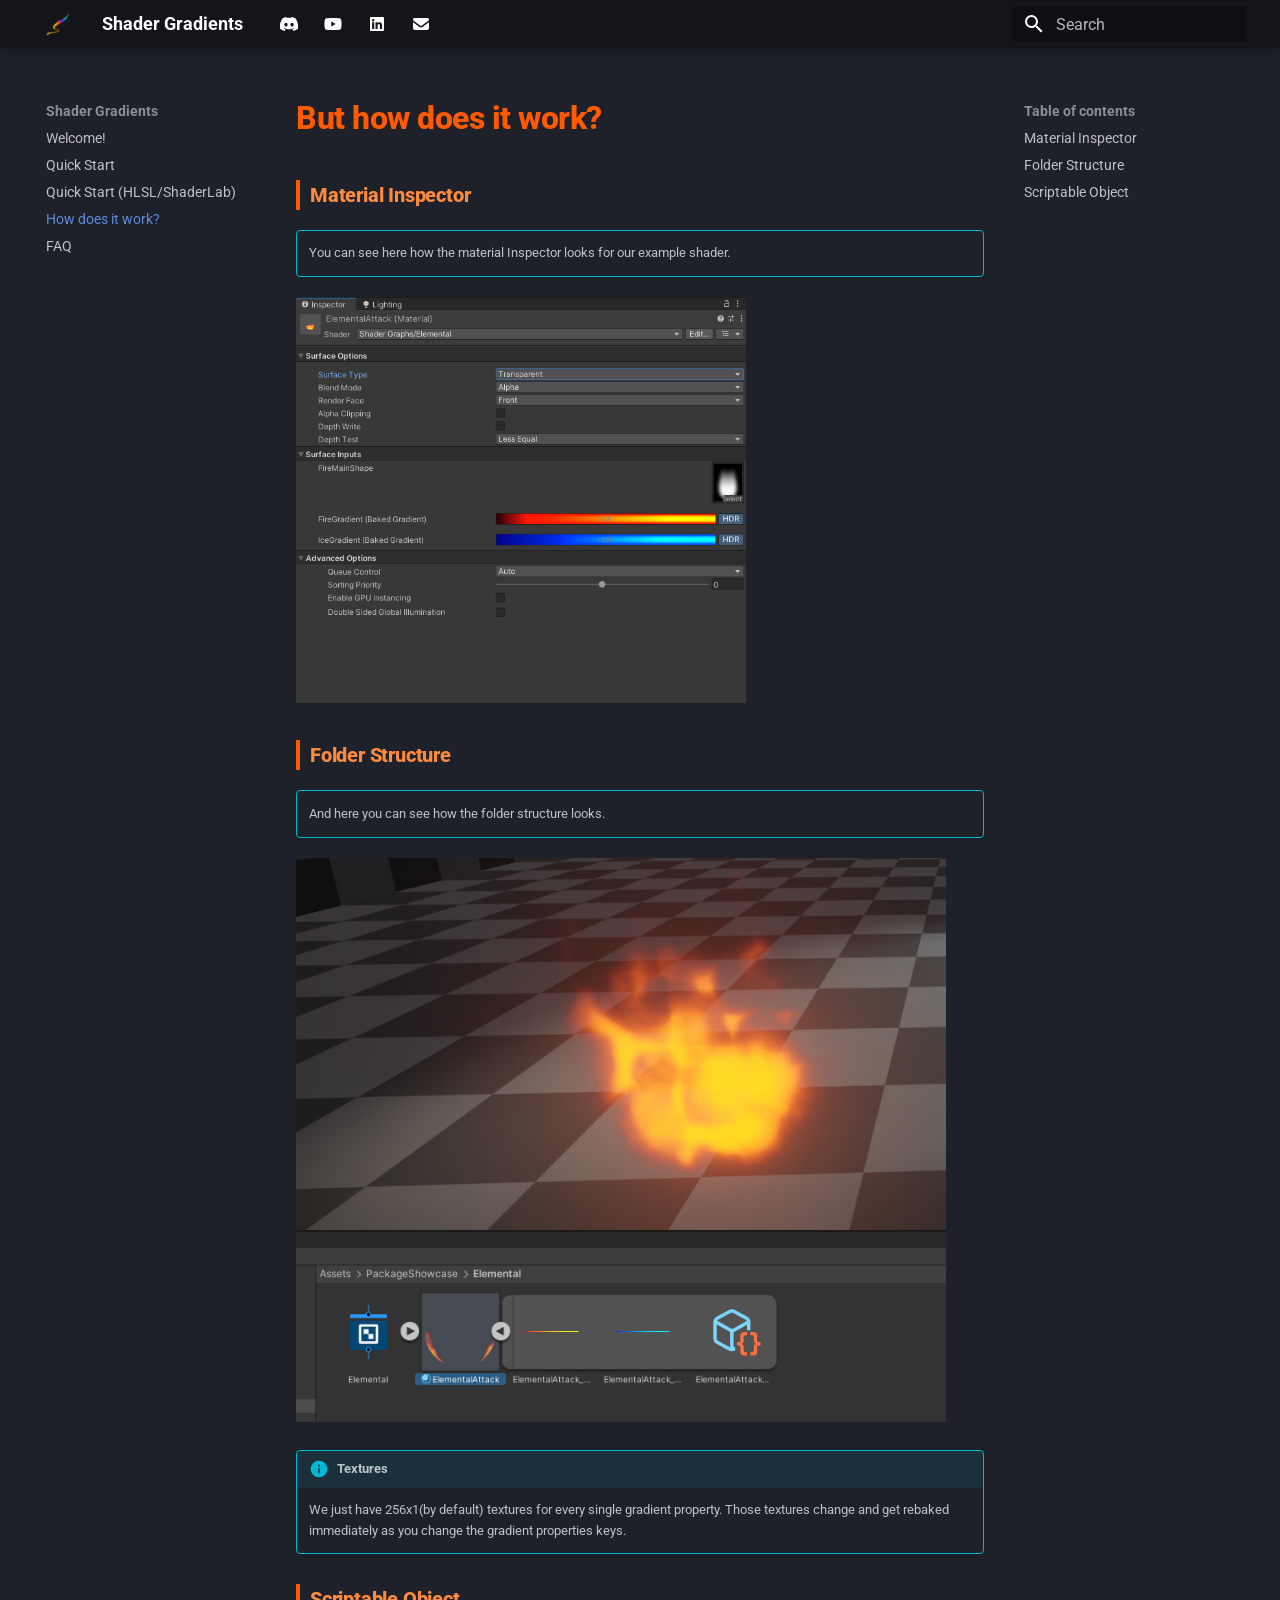
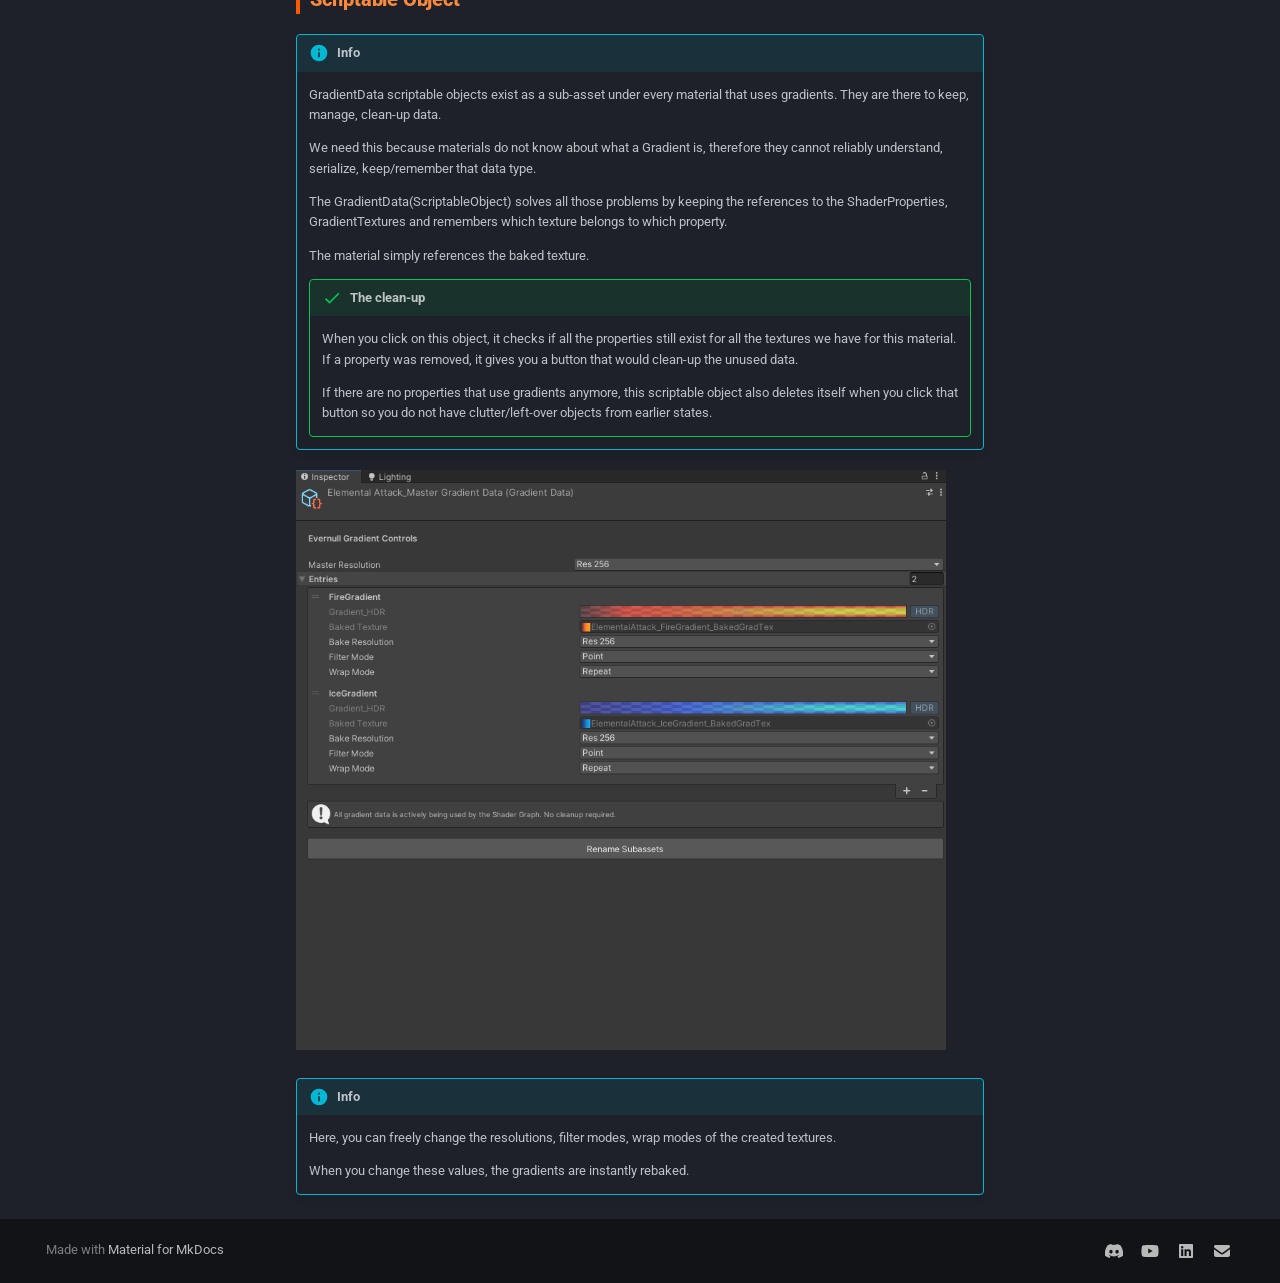
<file: howitworks.html>
<!doctype html>
<html lang="en" class="no-js">
  <head>
    
      <meta charset="utf-8">
      <meta name="viewport" content="width=device-width,initial-scale=1">
      
        <meta name="description" content="Documentation for Evernull Shader Gradients">
      
      
        <meta name="author" content="Evernull Tools">
      
      
        <link rel="canonical" href="https://evernulltools.github.io/shadergradients-docs/howitworks.html">
      
      
        <link rel="prev" href="quick_setup_hlsl.html">
      
      
        <link rel="next" href="faq.html">
      
      
        
      
      
      <link rel="icon" href="images/shaderGradients_smallIcon.png">
      <meta name="generator" content="mkdocs-1.6.1, mkdocs-material-9.7.7">
    
    
      
        <title>How does it work? - Shader Gradients</title>
      
    
    
      <link rel="stylesheet" href="assets/stylesheets/main.ec1eaa64.min.css">
      
        
        <link rel="stylesheet" href="assets/stylesheets/palette.ab4e12ef.min.css">
      
      


    
    
      
    
    
      
        
        
        <link rel="preconnect" href="https://fonts.gstatic.com" crossorigin>
        <link rel="stylesheet" href="https://fonts.googleapis.com/css?family=Roboto:300,300i,400,400i,700,700i%7CRoboto+Mono:400,400i,700,700i&display=fallback">
        <style>:root{--md-text-font:"Roboto";--md-code-font:"Roboto Mono"}</style>
      
    
    
      <link rel="stylesheet" href="css/print-site.css">
    
      <link rel="stylesheet" href="css/print-site-material.css">
    
      <link rel="stylesheet" href="stylesheets/extra.css">
    
    <script>__md_scope=new URL(".",location),__md_hash=e=>[...e].reduce(((e,_)=>(e<<5)-e+_.charCodeAt(0)),0),__md_get=(e,_=localStorage,t=__md_scope)=>JSON.parse(_.getItem(t.pathname+"."+e)),__md_set=(e,_,t=localStorage,a=__md_scope)=>{try{t.setItem(a.pathname+"."+e,JSON.stringify(_))}catch(e){}}</script>
    
      

    
    
  </head>
  
  
    
    
    
    
    
    <body dir="ltr" data-md-color-scheme="slate" data-md-color-primary="black" data-md-color-accent="deep-purple">
  
    
    <input class="md-toggle" data-md-toggle="drawer" type="checkbox" id="__drawer" autocomplete="off">
    <input class="md-toggle" data-md-toggle="search" type="checkbox" id="__search" autocomplete="off">
    <label class="md-overlay" for="__drawer"></label>
    <div data-md-component="skip">
      
        
        <a href="#but-how-does-it-work" class="md-skip">
          Skip to content
        </a>
      
    </div>
    <div data-md-component="announce">
      
    </div>
    
    
      

  


<header class="md-header md-header--shadow" data-md-component="header">
    <nav class="md-header__inner md-grid" aria-label="Header">

        <a href="index.html"
           title="Shader Gradients"
           class="md-header__button md-logo"
           aria-label="Shader Gradients"
           data-md-component="logo">
            
  <img src="images/shaderGradients_smallIcon.png" alt="logo">

        </a>

        <label class="md-header__button md-icon" for="__drawer">
            
            <svg xmlns="http://www.w3.org/2000/svg" viewBox="0 0 24 24"><path d="M3 6h18v2H3zm0 5h18v2H3zm0 5h18v2H3z"/></svg>
        </label>

        <div class="md-header__title" data-md-component="header-title">
            <div class="md-header__ellipsis">

                <div class="md-header__topic">
                    <span class="md-ellipsis">
                        Shader Gradients
                    </span>

                    
                    <div class="evernull-header-social">
                        
<div class="md-social">
  
    
    
    
    
      
      
    
    <a href="https://discord.gg/vA2xMPfbgV" target="_blank" rel="noopener" title="discord.gg" class="md-social__link">
      <svg xmlns="http://www.w3.org/2000/svg" viewBox="0 0 576 512"><!--! Font Awesome Free 7.1.0 by @fontawesome - https://fontawesome.com License - https://fontawesome.com/license/free (Icons: CC BY 4.0, Fonts: SIL OFL 1.1, Code: MIT License) Copyright 2025 Fonticons, Inc.--><path d="M492.5 69.8c-.2-.3-.4-.6-.8-.7-38.1-17.5-78.4-30-119.7-37.1-.4-.1-.8 0-1.1.1s-.6.4-.8.8c-5.5 9.9-10.5 20.2-14.9 30.6-44.6-6.8-89.9-6.8-134.4 0-4.5-10.5-9.5-20.7-15.1-30.6-.2-.3-.5-.6-.8-.8s-.7-.2-1.1-.2C162.5 39 122.2 51.5 84.1 69c-.3.1-.6.4-.8.7C7.1 183.5-13.8 294.6-3.6 404.2c0 .3.1.5.2.8s.3.4.5.6c44.4 32.9 94 58 146.8 74.2.4.1.8.1 1.1 0s.7-.4.9-.7c11.3-15.4 21.4-31.8 30-48.8.1-.2.2-.5.2-.8s0-.5-.1-.8-.2-.5-.4-.6-.4-.3-.7-.4c-15.8-6.1-31.2-13.4-45.9-21.9-.3-.2-.5-.4-.7-.6s-.3-.6-.3-.9 0-.6.2-.9.3-.5.6-.7c3.1-2.3 6.2-4.7 9.1-7.1.3-.2.6-.4.9-.4s.7 0 1 .1c96.2 43.9 200.4 43.9 295.5 0 .3-.1.7-.2 1-.2s.7.2.9.4c2.9 2.4 6 4.9 9.1 7.2.2.2.4.4.6.7s.2.6.2.9-.1.6-.3.9-.4.5-.6.6c-14.7 8.6-30 15.9-45.9 21.8-.2.1-.5.2-.7.4s-.3.4-.4.7-.1.5-.1.8.1.5.2.8c8.8 17 18.8 33.3 30 48.8.2.3.6.6.9.7s.8.1 1.1 0c52.9-16.2 102.6-41.3 147.1-74.2.2-.2.4-.4.5-.6s.2-.5.2-.8c12.3-126.8-20.5-236.9-86.9-334.5zm-302 267.7c-29 0-52.8-26.6-52.8-59.2s23.4-59.2 52.8-59.2c29.7 0 53.3 26.8 52.8 59.2 0 32.7-23.4 59.2-52.8 59.2m195.4 0c-29 0-52.8-26.6-52.8-59.2s23.4-59.2 52.8-59.2c29.7 0 53.3 26.8 52.8 59.2 0 32.7-23.2 59.2-52.8 59.2"/></svg>
    </a>
  
    
    
    
    
      
      
    
    <a href="https://www.youtube.com/@EvernullTools" target="_blank" rel="noopener" title="www.youtube.com" class="md-social__link">
      <svg xmlns="http://www.w3.org/2000/svg" viewBox="0 0 576 512"><!--! Font Awesome Free 7.1.0 by @fontawesome - https://fontawesome.com License - https://fontawesome.com/license/free (Icons: CC BY 4.0, Fonts: SIL OFL 1.1, Code: MIT License) Copyright 2025 Fonticons, Inc.--><path d="M549.7 124.1c-6.2-23.7-24.8-42.3-48.3-48.6C458.9 64 288.1 64 288.1 64S117.3 64 74.7 75.5c-23.5 6.3-42 24.9-48.3 48.6C15 167 15 256.4 15 256.4s0 89.4 11.4 132.3c6.3 23.6 24.8 41.5 48.3 47.8C117.3 448 288.1 448 288.1 448s170.8 0 213.4-11.5c23.5-6.3 42-24.2 48.3-47.8 11.4-42.9 11.4-132.3 11.4-132.3s0-89.4-11.4-132.3zM232.2 337.6V175.2l142.7 81.2z"/></svg>
    </a>
  
    
    
    
    
      
      
    
    <a href="https://www.linkedin.com/in/bartu-saripinarli/" target="_blank" rel="noopener" title="www.linkedin.com" class="md-social__link">
      <svg xmlns="http://www.w3.org/2000/svg" viewBox="0 0 448 512"><!--! Font Awesome Free 7.1.0 by @fontawesome - https://fontawesome.com License - https://fontawesome.com/license/free (Icons: CC BY 4.0, Fonts: SIL OFL 1.1, Code: MIT License) Copyright 2025 Fonticons, Inc.--><path d="M416 32H31.9C14.3 32 0 46.5 0 64.3v383.4C0 465.5 14.3 480 31.9 480H416c17.6 0 32-14.5 32-32.3V64.3c0-17.8-14.4-32.3-32-32.3M135.4 416H69V202.2h66.5V416zM102.2 96a38.5 38.5 0 1 1 0 77 38.5 38.5 0 1 1 0-77m282.1 320h-66.4V312c0-24.8-.5-56.7-34.5-56.7-34.6 0-39.9 27-39.9 54.9V416h-66.4V202.2h63.7v29.2h.9c8.9-16.8 30.6-34.5 62.9-34.5 67.2 0 79.7 44.3 79.7 101.9z"/></svg>
    </a>
  
    
    
    
    
    <a href="mailto:evernulltools@gmail.com" target="_blank" rel="noopener" title="" class="md-social__link">
      <svg xmlns="http://www.w3.org/2000/svg" viewBox="0 0 512 512"><!--! Font Awesome Free 7.1.0 by @fontawesome - https://fontawesome.com License - https://fontawesome.com/license/free (Icons: CC BY 4.0, Fonts: SIL OFL 1.1, Code: MIT License) Copyright 2025 Fonticons, Inc.--><path d="M48 64C21.5 64 0 85.5 0 112c0 15.1 7.1 29.3 19.2 38.4l208 156a48 48 0 0 0 57.6 0l208-156c12.1-9.1 19.2-23.3 19.2-38.4 0-26.5-21.5-48-48-48zM0 196v188c0 35.3 28.7 64 64 64h384c35.3 0 64-28.7 64-64V196L313.6 344.8c-34.1 25.6-81.1 25.6-115.2 0z"/></svg>
    </a>
  
</div>
                    </div>
                    
                </div>

                <div class="md-header__topic" data-md-component="header-topic">
                    <span class="md-ellipsis">
                        
                        How does it work?
                        
                    </span>

                    
                    <div class="evernull-header-social">
                        
<div class="md-social">
  
    
    
    
    
      
      
    
    <a href="https://discord.gg/vA2xMPfbgV" target="_blank" rel="noopener" title="discord.gg" class="md-social__link">
      <svg xmlns="http://www.w3.org/2000/svg" viewBox="0 0 576 512"><!--! Font Awesome Free 7.1.0 by @fontawesome - https://fontawesome.com License - https://fontawesome.com/license/free (Icons: CC BY 4.0, Fonts: SIL OFL 1.1, Code: MIT License) Copyright 2025 Fonticons, Inc.--><path d="M492.5 69.8c-.2-.3-.4-.6-.8-.7-38.1-17.5-78.4-30-119.7-37.1-.4-.1-.8 0-1.1.1s-.6.4-.8.8c-5.5 9.9-10.5 20.2-14.9 30.6-44.6-6.8-89.9-6.8-134.4 0-4.5-10.5-9.5-20.7-15.1-30.6-.2-.3-.5-.6-.8-.8s-.7-.2-1.1-.2C162.5 39 122.2 51.5 84.1 69c-.3.1-.6.4-.8.7C7.1 183.5-13.8 294.6-3.6 404.2c0 .3.1.5.2.8s.3.4.5.6c44.4 32.9 94 58 146.8 74.2.4.1.8.1 1.1 0s.7-.4.9-.7c11.3-15.4 21.4-31.8 30-48.8.1-.2.2-.5.2-.8s0-.5-.1-.8-.2-.5-.4-.6-.4-.3-.7-.4c-15.8-6.1-31.2-13.4-45.9-21.9-.3-.2-.5-.4-.7-.6s-.3-.6-.3-.9 0-.6.2-.9.3-.5.6-.7c3.1-2.3 6.2-4.7 9.1-7.1.3-.2.6-.4.9-.4s.7 0 1 .1c96.2 43.9 200.4 43.9 295.5 0 .3-.1.7-.2 1-.2s.7.2.9.4c2.9 2.4 6 4.9 9.1 7.2.2.2.4.4.6.7s.2.6.2.9-.1.6-.3.9-.4.5-.6.6c-14.7 8.6-30 15.9-45.9 21.8-.2.1-.5.2-.7.4s-.3.4-.4.7-.1.5-.1.8.1.5.2.8c8.8 17 18.8 33.3 30 48.8.2.3.6.6.9.7s.8.1 1.1 0c52.9-16.2 102.6-41.3 147.1-74.2.2-.2.4-.4.5-.6s.2-.5.2-.8c12.3-126.8-20.5-236.9-86.9-334.5zm-302 267.7c-29 0-52.8-26.6-52.8-59.2s23.4-59.2 52.8-59.2c29.7 0 53.3 26.8 52.8 59.2 0 32.7-23.4 59.2-52.8 59.2m195.4 0c-29 0-52.8-26.6-52.8-59.2s23.4-59.2 52.8-59.2c29.7 0 53.3 26.8 52.8 59.2 0 32.7-23.2 59.2-52.8 59.2"/></svg>
    </a>
  
    
    
    
    
      
      
    
    <a href="https://www.youtube.com/@EvernullTools" target="_blank" rel="noopener" title="www.youtube.com" class="md-social__link">
      <svg xmlns="http://www.w3.org/2000/svg" viewBox="0 0 576 512"><!--! Font Awesome Free 7.1.0 by @fontawesome - https://fontawesome.com License - https://fontawesome.com/license/free (Icons: CC BY 4.0, Fonts: SIL OFL 1.1, Code: MIT License) Copyright 2025 Fonticons, Inc.--><path d="M549.7 124.1c-6.2-23.7-24.8-42.3-48.3-48.6C458.9 64 288.1 64 288.1 64S117.3 64 74.7 75.5c-23.5 6.3-42 24.9-48.3 48.6C15 167 15 256.4 15 256.4s0 89.4 11.4 132.3c6.3 23.6 24.8 41.5 48.3 47.8C117.3 448 288.1 448 288.1 448s170.8 0 213.4-11.5c23.5-6.3 42-24.2 48.3-47.8 11.4-42.9 11.4-132.3 11.4-132.3s0-89.4-11.4-132.3zM232.2 337.6V175.2l142.7 81.2z"/></svg>
    </a>
  
    
    
    
    
      
      
    
    <a href="https://www.linkedin.com/in/bartu-saripinarli/" target="_blank" rel="noopener" title="www.linkedin.com" class="md-social__link">
      <svg xmlns="http://www.w3.org/2000/svg" viewBox="0 0 448 512"><!--! Font Awesome Free 7.1.0 by @fontawesome - https://fontawesome.com License - https://fontawesome.com/license/free (Icons: CC BY 4.0, Fonts: SIL OFL 1.1, Code: MIT License) Copyright 2025 Fonticons, Inc.--><path d="M416 32H31.9C14.3 32 0 46.5 0 64.3v383.4C0 465.5 14.3 480 31.9 480H416c17.6 0 32-14.5 32-32.3V64.3c0-17.8-14.4-32.3-32-32.3M135.4 416H69V202.2h66.5V416zM102.2 96a38.5 38.5 0 1 1 0 77 38.5 38.5 0 1 1 0-77m282.1 320h-66.4V312c0-24.8-.5-56.7-34.5-56.7-34.6 0-39.9 27-39.9 54.9V416h-66.4V202.2h63.7v29.2h.9c8.9-16.8 30.6-34.5 62.9-34.5 67.2 0 79.7 44.3 79.7 101.9z"/></svg>
    </a>
  
    
    
    
    
    <a href="mailto:evernulltools@gmail.com" target="_blank" rel="noopener" title="" class="md-social__link">
      <svg xmlns="http://www.w3.org/2000/svg" viewBox="0 0 512 512"><!--! Font Awesome Free 7.1.0 by @fontawesome - https://fontawesome.com License - https://fontawesome.com/license/free (Icons: CC BY 4.0, Fonts: SIL OFL 1.1, Code: MIT License) Copyright 2025 Fonticons, Inc.--><path d="M48 64C21.5 64 0 85.5 0 112c0 15.1 7.1 29.3 19.2 38.4l208 156a48 48 0 0 0 57.6 0l208-156c12.1-9.1 19.2-23.3 19.2-38.4 0-26.5-21.5-48-48-48zM0 196v188c0 35.3 28.7 64 64 64h384c35.3 0 64-28.7 64-64V196L313.6 344.8c-34.1 25.6-81.1 25.6-115.2 0z"/></svg>
    </a>
  
</div>
                    </div>
                    
                </div>

            </div>
        </div>

        
        
        

        

        

        
        
        
        <label class="md-header__button md-icon" for="__search">
            
            <svg xmlns="http://www.w3.org/2000/svg" viewBox="0 0 24 24"><path d="M9.5 3A6.5 6.5 0 0 1 16 9.5c0 1.61-.59 3.09-1.56 4.23l.27.27h.79l5 5-1.5 1.5-5-5v-.79l-.27-.27A6.52 6.52 0 0 1 9.5 16 6.5 6.5 0 0 1 3 9.5 6.5 6.5 0 0 1 9.5 3m0 2C7 5 5 7 5 9.5S7 14 9.5 14 14 12 14 9.5 12 5 9.5 5"/></svg>
        </label>

        <div class="md-search" data-md-component="search" role="dialog">
  <label class="md-search__overlay" for="__search"></label>
  <div class="md-search__inner" role="search">
    <form class="md-search__form" name="search">
      <input type="text" class="md-search__input" name="query" aria-label="Search" placeholder="Search" autocapitalize="off" autocorrect="off" autocomplete="off" spellcheck="false" data-md-component="search-query" required>
      <label class="md-search__icon md-icon" for="__search">
        
        <svg xmlns="http://www.w3.org/2000/svg" viewBox="0 0 24 24"><path d="M9.5 3A6.5 6.5 0 0 1 16 9.5c0 1.61-.59 3.09-1.56 4.23l.27.27h.79l5 5-1.5 1.5-5-5v-.79l-.27-.27A6.52 6.52 0 0 1 9.5 16 6.5 6.5 0 0 1 3 9.5 6.5 6.5 0 0 1 9.5 3m0 2C7 5 5 7 5 9.5S7 14 9.5 14 14 12 14 9.5 12 5 9.5 5"/></svg>
        
        <svg xmlns="http://www.w3.org/2000/svg" viewBox="0 0 24 24"><path d="M20 11v2H8l5.5 5.5-1.42 1.42L4.16 12l7.92-7.92L13.5 5.5 8 11z"/></svg>
      </label>
      <nav class="md-search__options" aria-label="Search">
        
        <button type="reset" class="md-search__icon md-icon" title="Clear" aria-label="Clear" tabindex="-1">
          
          <svg xmlns="http://www.w3.org/2000/svg" viewBox="0 0 24 24"><path d="M19 6.41 17.59 5 12 10.59 6.41 5 5 6.41 10.59 12 5 17.59 6.41 19 12 13.41 17.59 19 19 17.59 13.41 12z"/></svg>
        </button>
      </nav>
      
    </form>
    <div class="md-search__output">
      <div class="md-search__scrollwrap" tabindex="0" data-md-scrollfix>
        <div class="md-search-result" data-md-component="search-result">
          <div class="md-search-result__meta">
            Initializing search
          </div>
          <ol class="md-search-result__list" role="presentation"></ol>
        </div>
      </div>
    </div>
  </div>
</div>
        
        

        

    </nav>

    

</header>
    
    <div class="md-container" data-md-component="container">
      
      
        
          
        
      
      <main class="md-main" data-md-component="main">
        <div class="md-main__inner md-grid">
          
            
              
              <div class="md-sidebar md-sidebar--primary" data-md-component="sidebar" data-md-type="navigation" >
                <div class="md-sidebar__scrollwrap">
                  <div class="md-sidebar__inner">
                    



<nav class="md-nav md-nav--primary" aria-label="Navigation" data-md-level="0">
  <label class="md-nav__title" for="__drawer">
    <a href="index.html" title="Shader Gradients" class="md-nav__button md-logo" aria-label="Shader Gradients" data-md-component="logo">
      
  <img src="images/shaderGradients_smallIcon.png" alt="logo">

    </a>
    Shader Gradients
  </label>
  
  <ul class="md-nav__list" data-md-scrollfix>
    
      
      
  
  
  
  
    <li class="md-nav__item">
      <a href="index.html" class="md-nav__link">
        
  
  
  <span class="md-ellipsis">
    
  
    Welcome!
  

    
  </span>
  
  

      </a>
    </li>
  

    
      
      
  
  
  
  
    <li class="md-nav__item">
      <a href="quick_setup.html" class="md-nav__link">
        
  
  
  <span class="md-ellipsis">
    
  
    Quick Start
  

    
  </span>
  
  

      </a>
    </li>
  

    
      
      
  
  
  
  
    <li class="md-nav__item">
      <a href="quick_setup_hlsl.html" class="md-nav__link">
        
  
  
  <span class="md-ellipsis">
    
  
    Quick Start (HLSL/ShaderLab)
  

    
  </span>
  
  

      </a>
    </li>
  

    
      
      
  
  
    
  
  
  
    <li class="md-nav__item md-nav__item--active">
      
      <input class="md-nav__toggle md-toggle" type="checkbox" id="__toc">
      
      
        
      
      
        <label class="md-nav__link md-nav__link--active" for="__toc">
          
  
  
  <span class="md-ellipsis">
    
  
    How does it work?
  

    
  </span>
  
  

          <span class="md-nav__icon md-icon"></span>
        </label>
      
      <a href="howitworks.html" class="md-nav__link md-nav__link--active">
        
  
  
  <span class="md-ellipsis">
    
  
    How does it work?
  

    
  </span>
  
  

      </a>
      
        

<nav class="md-nav md-nav--secondary" aria-label="Table of contents">
  
  
  
    
  
  
    <label class="md-nav__title" for="__toc">
      <span class="md-nav__icon md-icon"></span>
      Table of contents
    </label>
    <ul class="md-nav__list" data-md-component="toc" data-md-scrollfix>
      
        <li class="md-nav__item">
  <a href="#material-inspector" class="md-nav__link">
    <span class="md-ellipsis">
      
        Material Inspector
      
    </span>
  </a>
  
</li>
      
        <li class="md-nav__item">
  <a href="#folder-structure" class="md-nav__link">
    <span class="md-ellipsis">
      
        Folder Structure
      
    </span>
  </a>
  
</li>
      
        <li class="md-nav__item">
  <a href="#scriptable-object" class="md-nav__link">
    <span class="md-ellipsis">
      
        Scriptable Object
      
    </span>
  </a>
  
</li>
      
    </ul>
  
</nav>
      
    </li>
  

    
      
      
  
  
  
  
    <li class="md-nav__item">
      <a href="faq.html" class="md-nav__link">
        
  
  
  <span class="md-ellipsis">
    
  
    FAQ
  

    
  </span>
  
  

      </a>
    </li>
  

    
  </ul>
</nav>
                  </div>
                </div>
              </div>
            
            
              
              <div class="md-sidebar md-sidebar--secondary" data-md-component="sidebar" data-md-type="toc" >
                <div class="md-sidebar__scrollwrap">
                  <div class="md-sidebar__inner">
                    

<nav class="md-nav md-nav--secondary" aria-label="Table of contents">
  
  
  
    
  
  
    <label class="md-nav__title" for="__toc">
      <span class="md-nav__icon md-icon"></span>
      Table of contents
    </label>
    <ul class="md-nav__list" data-md-component="toc" data-md-scrollfix>
      
        <li class="md-nav__item">
  <a href="#material-inspector" class="md-nav__link">
    <span class="md-ellipsis">
      
        Material Inspector
      
    </span>
  </a>
  
</li>
      
        <li class="md-nav__item">
  <a href="#folder-structure" class="md-nav__link">
    <span class="md-ellipsis">
      
        Folder Structure
      
    </span>
  </a>
  
</li>
      
        <li class="md-nav__item">
  <a href="#scriptable-object" class="md-nav__link">
    <span class="md-ellipsis">
      
        Scriptable Object
      
    </span>
  </a>
  
</li>
      
    </ul>
  
</nav>
                  </div>
                </div>
              </div>
            
          
          
            <div class="md-content" data-md-component="content">
              
              <article class="md-content__inner md-typeset">
                
                  



<h1 id="but-how-does-it-work">But how does it work?</h1>
<h3 id="material-inspector">Material Inspector</h3>
<div class="admonition info">
<p>You can see here how the material Inspector looks for our example shader.</p>
</div>
<p><img src="images/materialInspector.png" width="450"></p>
<h3 id="folder-structure">Folder Structure</h3>
<div class="admonition info">
<p>And here you can see how the folder structure looks.</p>
</div>
<p><img src="images/folderStructure.png" width="650"></p>
<div class="admonition info">
<p class="admonition-title">Textures</p>
<p>We just have 256x1(by default) textures for every single gradient property. Those textures change and get rebaked immediately as you change the gradient properties keys.</p>
</div>
<h3 id="scriptable-object">Scriptable Object</h3>
<div class="admonition info">
<p class="admonition-title">Info</p>
<p>GradientData scriptable objects exist as a sub-asset under every material that uses gradients. They are there to keep, manage, clean-up data. </p>
<p>We need this because materials do not know about what a Gradient is, therefore they cannot reliably understand, serialize, keep/remember that data type. </p>
<p>The GradientData(ScriptableObject) solves all those problems by keeping the references to the ShaderProperties, GradientTextures and remembers which texture belongs to which property. </p>
<p>The material simply references the baked texture.</p>
<div class="admonition success">
<p class="admonition-title">The clean-up</p>
<p>When you click on this object, it checks if all the properties still exist for all the textures we have for this material. If a property was removed, it gives you a button that would clean-up
the unused data.</p>
<p>If there are no properties that use gradients anymore, this scriptable object  also deletes itself when you click that button so you do not have clutter/left-over objects from earlier states.</p>
</div>
</div>
<p><img src="images/gradientData.png" width="650"></p>
<div class="admonition info">
<p class="admonition-title">Info</p>
<p>Here, you can freely change the resolutions, filter modes, wrap modes of the created textures. </p>
<p>When you change these values, the gradients are instantly rebaked.</p>
</div>












                
              </article>
            </div>
          
          
<script>var target=document.getElementById(location.hash.slice(1));target&&target.name&&(target.checked=target.name.startsWith("__tabbed_"))</script>
        </div>
        
      </main>
      
        <footer class="md-footer">
  
  <div class="md-footer-meta md-typeset">
    <div class="md-footer-meta__inner md-grid">
      <div class="md-copyright">
  
  
    Made with
    <a href="https://squidfunk.github.io/mkdocs-material/" target="_blank" rel="noopener">
      Material for MkDocs
    </a>
  
</div>
      
        
<div class="md-social">
  
    
    
    
    
      
      
    
    <a href="https://discord.gg/vA2xMPfbgV" target="_blank" rel="noopener" title="discord.gg" class="md-social__link">
      <svg xmlns="http://www.w3.org/2000/svg" viewBox="0 0 576 512"><!--! Font Awesome Free 7.1.0 by @fontawesome - https://fontawesome.com License - https://fontawesome.com/license/free (Icons: CC BY 4.0, Fonts: SIL OFL 1.1, Code: MIT License) Copyright 2025 Fonticons, Inc.--><path d="M492.5 69.8c-.2-.3-.4-.6-.8-.7-38.1-17.5-78.4-30-119.7-37.1-.4-.1-.8 0-1.1.1s-.6.4-.8.8c-5.5 9.9-10.5 20.2-14.9 30.6-44.6-6.8-89.9-6.8-134.4 0-4.5-10.5-9.5-20.7-15.1-30.6-.2-.3-.5-.6-.8-.8s-.7-.2-1.1-.2C162.5 39 122.2 51.5 84.1 69c-.3.1-.6.4-.8.7C7.1 183.5-13.8 294.6-3.6 404.2c0 .3.1.5.2.8s.3.4.5.6c44.4 32.9 94 58 146.8 74.2.4.1.8.1 1.1 0s.7-.4.9-.7c11.3-15.4 21.4-31.8 30-48.8.1-.2.2-.5.2-.8s0-.5-.1-.8-.2-.5-.4-.6-.4-.3-.7-.4c-15.8-6.1-31.2-13.4-45.9-21.9-.3-.2-.5-.4-.7-.6s-.3-.6-.3-.9 0-.6.2-.9.3-.5.6-.7c3.1-2.3 6.2-4.7 9.1-7.1.3-.2.6-.4.9-.4s.7 0 1 .1c96.2 43.9 200.4 43.9 295.5 0 .3-.1.7-.2 1-.2s.7.2.9.4c2.9 2.4 6 4.9 9.1 7.2.2.2.4.4.6.7s.2.6.2.9-.1.6-.3.9-.4.5-.6.6c-14.7 8.6-30 15.9-45.9 21.8-.2.1-.5.2-.7.4s-.3.4-.4.7-.1.5-.1.8.1.5.2.8c8.8 17 18.8 33.3 30 48.8.2.3.6.6.9.7s.8.1 1.1 0c52.9-16.2 102.6-41.3 147.1-74.2.2-.2.4-.4.5-.6s.2-.5.2-.8c12.3-126.8-20.5-236.9-86.9-334.5zm-302 267.7c-29 0-52.8-26.6-52.8-59.2s23.4-59.2 52.8-59.2c29.7 0 53.3 26.8 52.8 59.2 0 32.7-23.4 59.2-52.8 59.2m195.4 0c-29 0-52.8-26.6-52.8-59.2s23.4-59.2 52.8-59.2c29.7 0 53.3 26.8 52.8 59.2 0 32.7-23.2 59.2-52.8 59.2"/></svg>
    </a>
  
    
    
    
    
      
      
    
    <a href="https://www.youtube.com/@EvernullTools" target="_blank" rel="noopener" title="www.youtube.com" class="md-social__link">
      <svg xmlns="http://www.w3.org/2000/svg" viewBox="0 0 576 512"><!--! Font Awesome Free 7.1.0 by @fontawesome - https://fontawesome.com License - https://fontawesome.com/license/free (Icons: CC BY 4.0, Fonts: SIL OFL 1.1, Code: MIT License) Copyright 2025 Fonticons, Inc.--><path d="M549.7 124.1c-6.2-23.7-24.8-42.3-48.3-48.6C458.9 64 288.1 64 288.1 64S117.3 64 74.7 75.5c-23.5 6.3-42 24.9-48.3 48.6C15 167 15 256.4 15 256.4s0 89.4 11.4 132.3c6.3 23.6 24.8 41.5 48.3 47.8C117.3 448 288.1 448 288.1 448s170.8 0 213.4-11.5c23.5-6.3 42-24.2 48.3-47.8 11.4-42.9 11.4-132.3 11.4-132.3s0-89.4-11.4-132.3zM232.2 337.6V175.2l142.7 81.2z"/></svg>
    </a>
  
    
    
    
    
      
      
    
    <a href="https://www.linkedin.com/in/bartu-saripinarli/" target="_blank" rel="noopener" title="www.linkedin.com" class="md-social__link">
      <svg xmlns="http://www.w3.org/2000/svg" viewBox="0 0 448 512"><!--! Font Awesome Free 7.1.0 by @fontawesome - https://fontawesome.com License - https://fontawesome.com/license/free (Icons: CC BY 4.0, Fonts: SIL OFL 1.1, Code: MIT License) Copyright 2025 Fonticons, Inc.--><path d="M416 32H31.9C14.3 32 0 46.5 0 64.3v383.4C0 465.5 14.3 480 31.9 480H416c17.6 0 32-14.5 32-32.3V64.3c0-17.8-14.4-32.3-32-32.3M135.4 416H69V202.2h66.5V416zM102.2 96a38.5 38.5 0 1 1 0 77 38.5 38.5 0 1 1 0-77m282.1 320h-66.4V312c0-24.8-.5-56.7-34.5-56.7-34.6 0-39.9 27-39.9 54.9V416h-66.4V202.2h63.7v29.2h.9c8.9-16.8 30.6-34.5 62.9-34.5 67.2 0 79.7 44.3 79.7 101.9z"/></svg>
    </a>
  
    
    
    
    
    <a href="mailto:evernulltools@gmail.com" target="_blank" rel="noopener" title="" class="md-social__link">
      <svg xmlns="http://www.w3.org/2000/svg" viewBox="0 0 512 512"><!--! Font Awesome Free 7.1.0 by @fontawesome - https://fontawesome.com License - https://fontawesome.com/license/free (Icons: CC BY 4.0, Fonts: SIL OFL 1.1, Code: MIT License) Copyright 2025 Fonticons, Inc.--><path d="M48 64C21.5 64 0 85.5 0 112c0 15.1 7.1 29.3 19.2 38.4l208 156a48 48 0 0 0 57.6 0l208-156c12.1-9.1 19.2-23.3 19.2-38.4 0-26.5-21.5-48-48-48zM0 196v188c0 35.3 28.7 64 64 64h384c35.3 0 64-28.7 64-64V196L313.6 344.8c-34.1 25.6-81.1 25.6-115.2 0z"/></svg>
    </a>
  
</div>
      
    </div>
  </div>
</footer>
      
    </div>
    <div class="md-dialog" data-md-component="dialog">
      <div class="md-dialog__inner md-typeset"></div>
    </div>
    
    
    
      
      
      <script id="__config" type="application/json">{"annotate": null, "base": ".", "features": [], "search": "assets/javascripts/workers/search.2c215733.min.js", "tags": null, "translations": {"clipboard.copied": "Copied to clipboard", "clipboard.copy": "Copy to clipboard", "search.result.more.one": "1 more on this page", "search.result.more.other": "# more on this page", "search.result.none": "No matching documents", "search.result.one": "1 matching document", "search.result.other": "# matching documents", "search.result.placeholder": "Type to start searching", "search.result.term.missing": "Missing", "select.version": "Select version"}, "version": null}</script>
    
    
      <script src="assets/javascripts/bundle.d7400e89.min.js"></script>
      
        <script src="js/print-site.js"></script>
      
    
  </body>
</html>
</file>
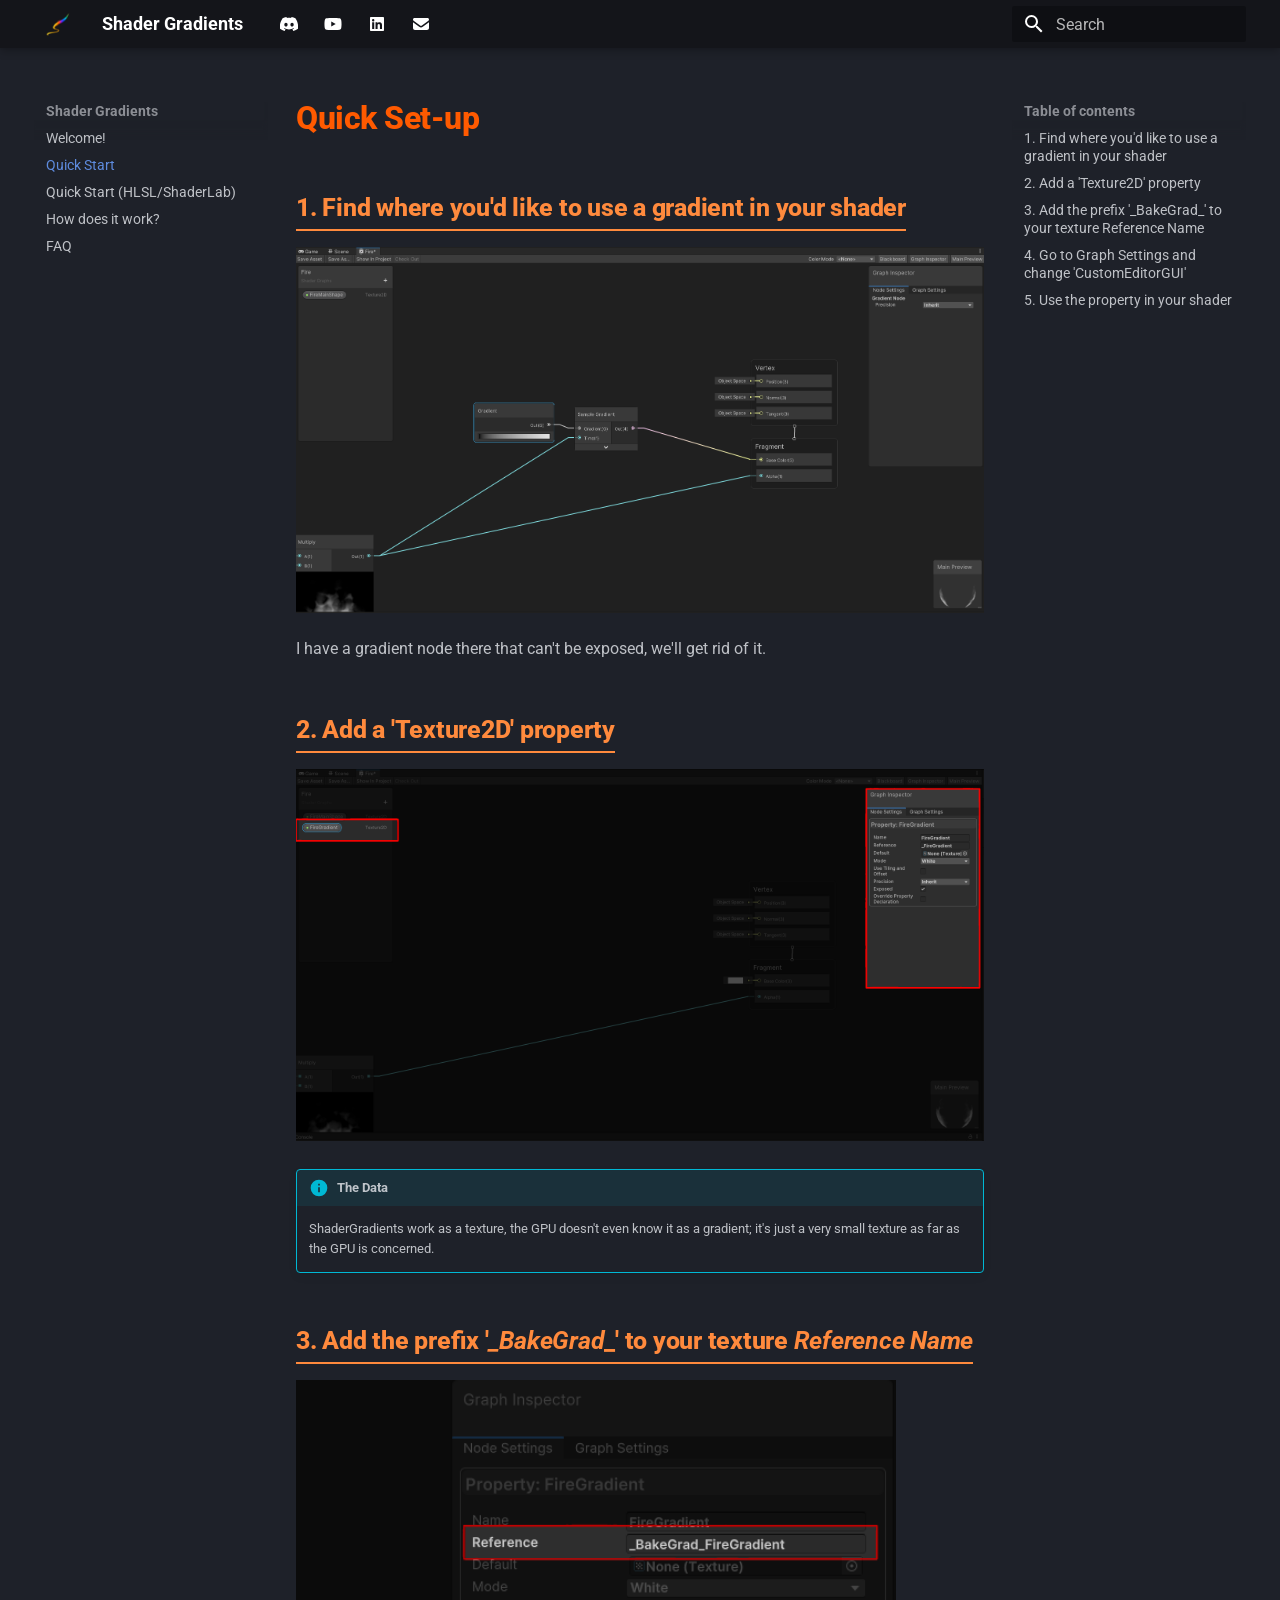
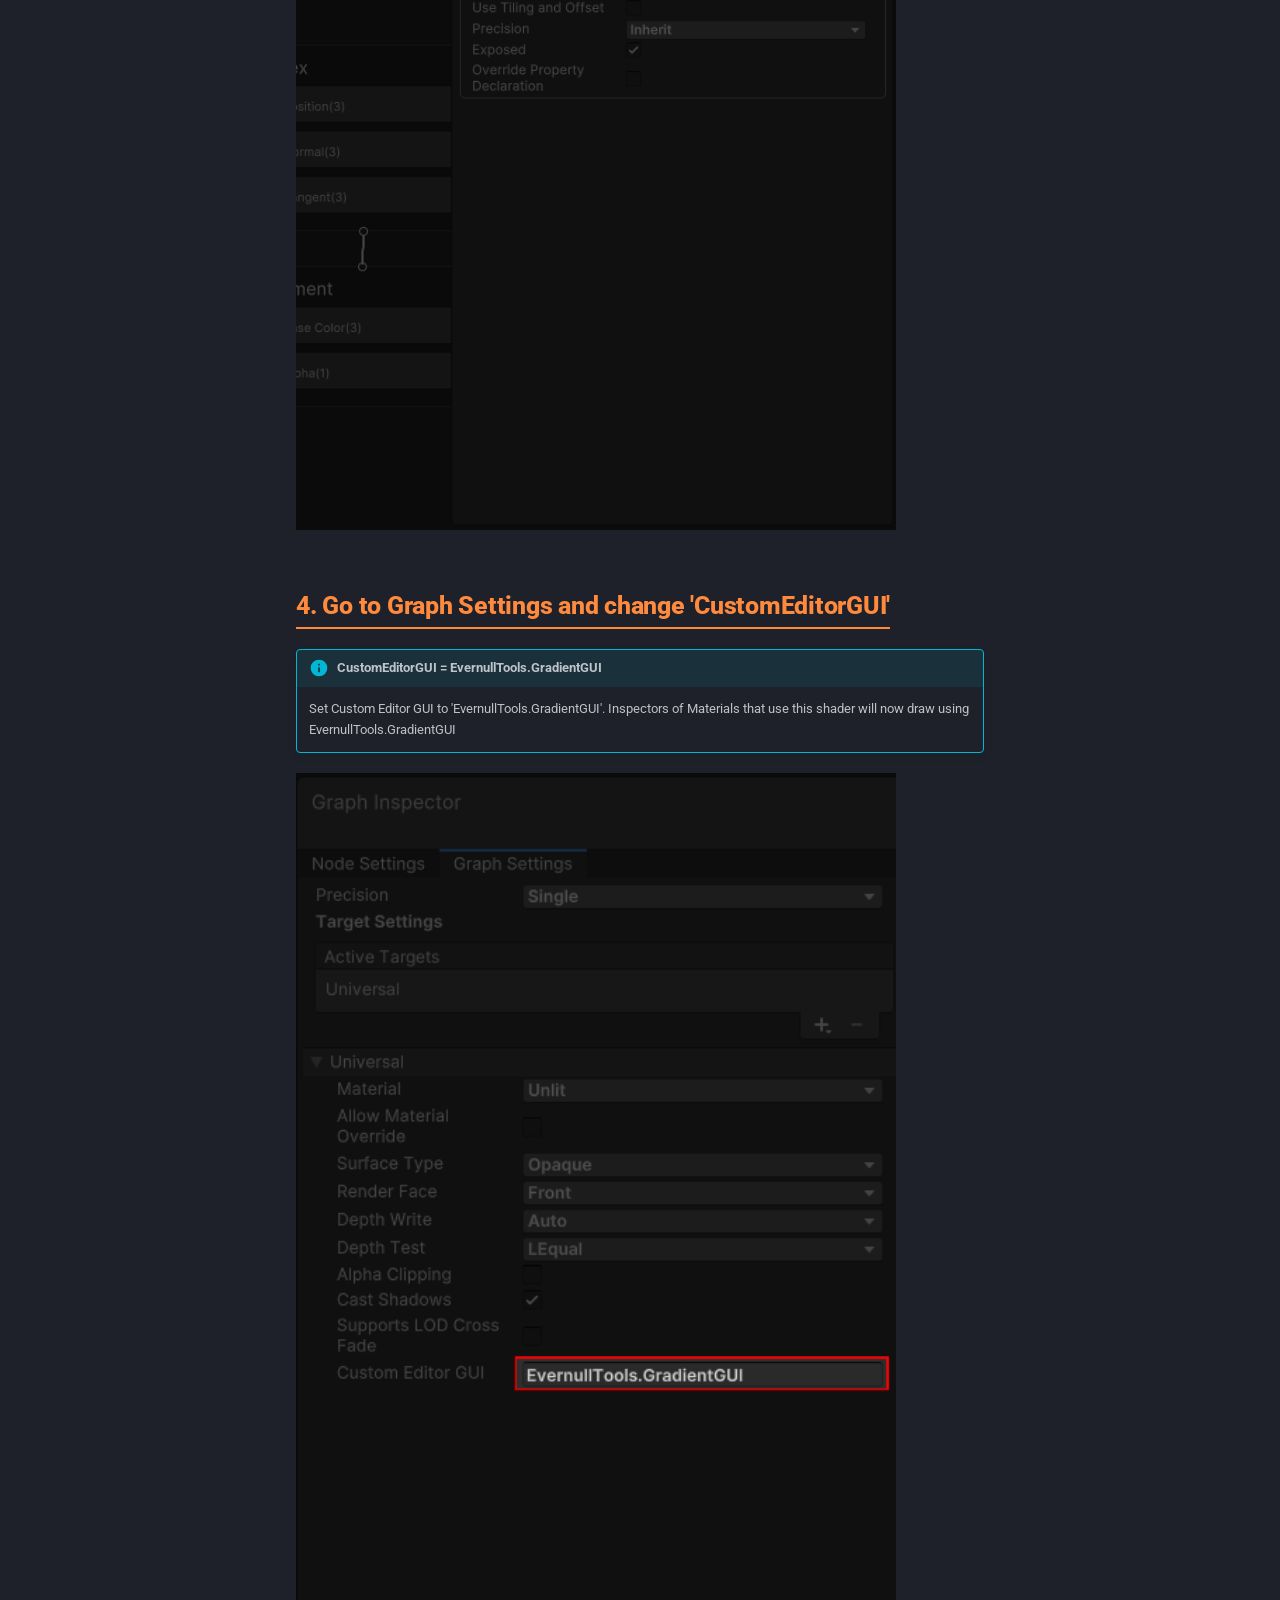
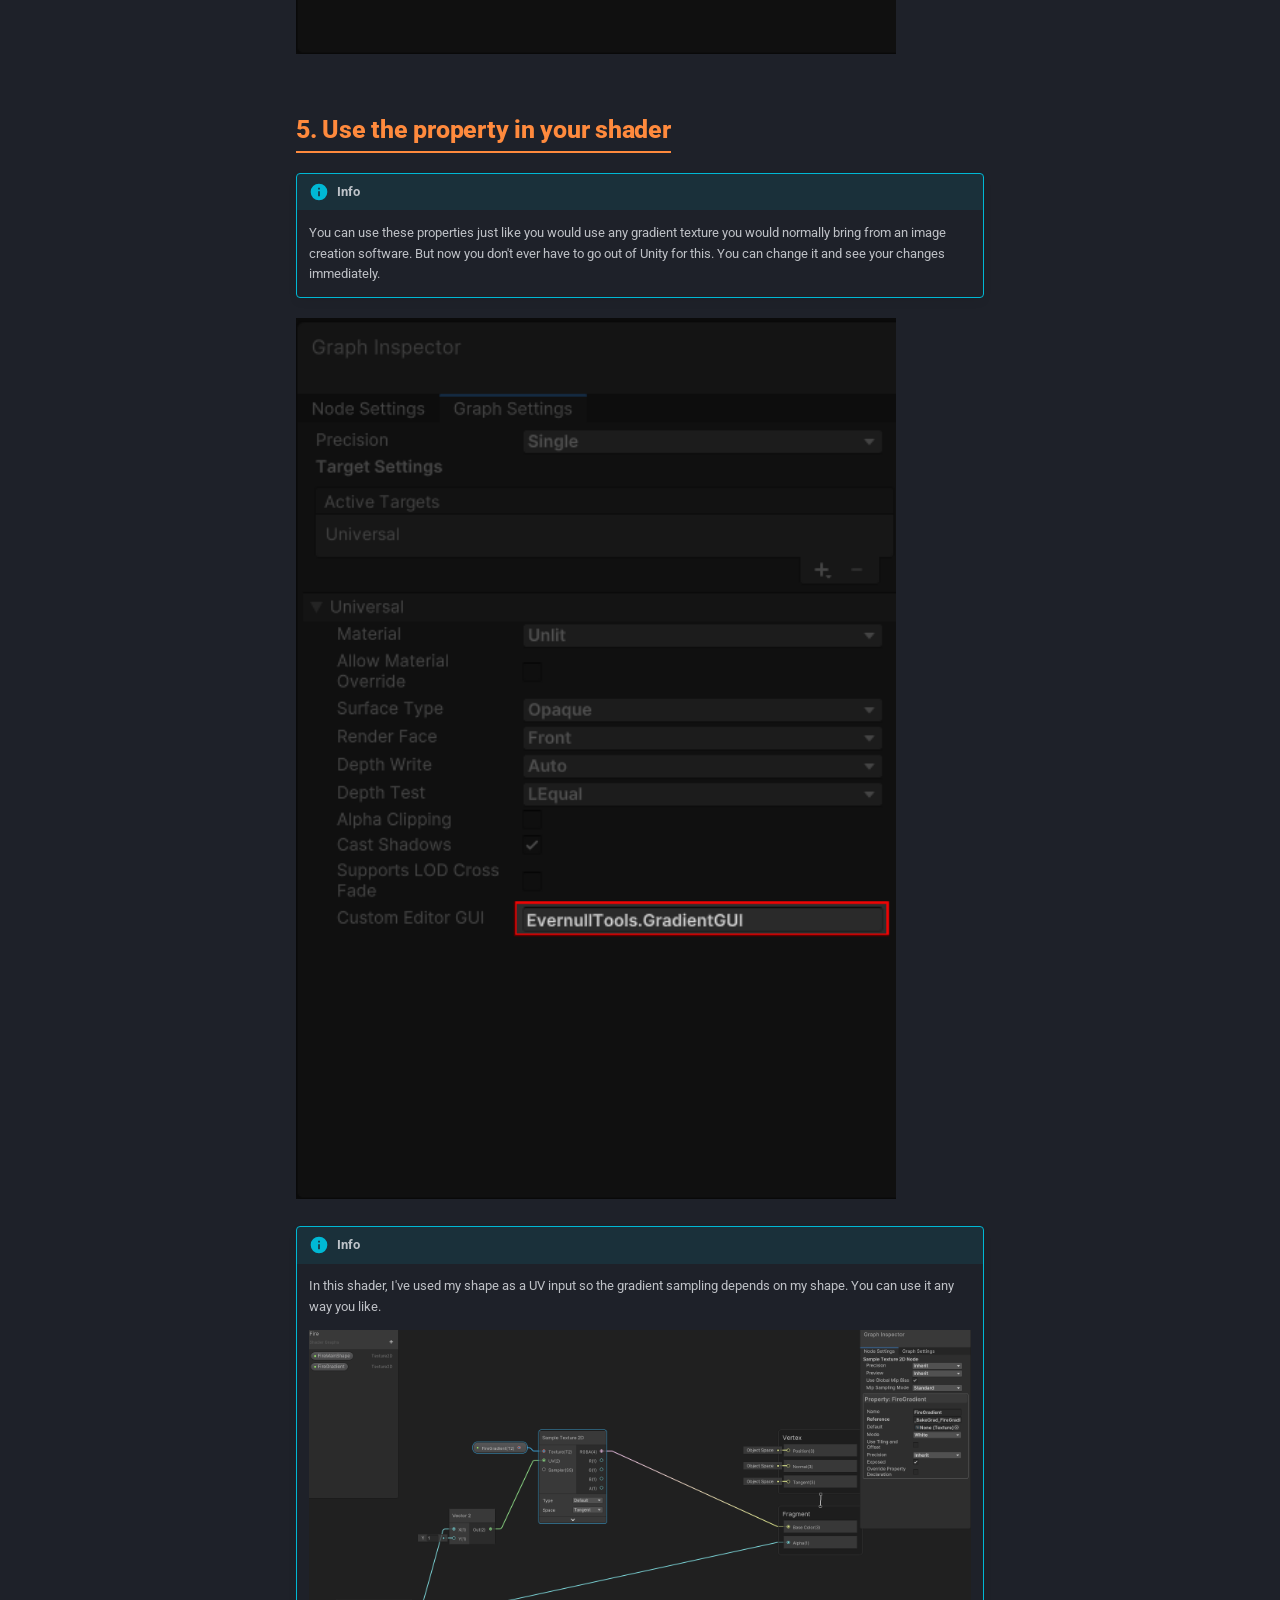
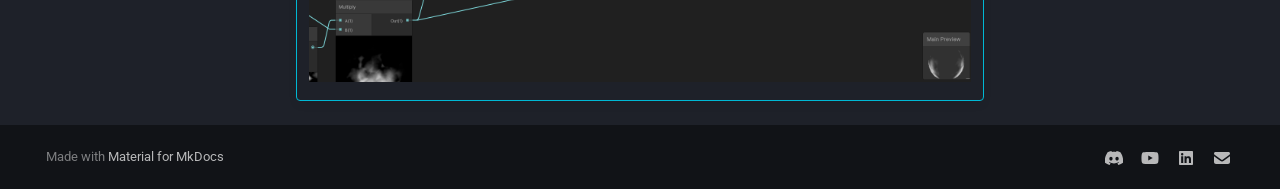
<file: quick_setup.html>
<!doctype html>
<html lang="en" class="no-js">
  <head>
    
      <meta charset="utf-8">
      <meta name="viewport" content="width=device-width,initial-scale=1">
      
        <meta name="description" content="Documentation for Evernull Shader Gradients">
      
      
        <meta name="author" content="Evernull Tools">
      
      
        <link rel="canonical" href="https://evernulltools.github.io/shadergradients-docs/quick_setup.html">
      
      
        <link rel="prev" href="index.html">
      
      
        <link rel="next" href="quick_setup_hlsl.html">
      
      
        
      
      
      <link rel="icon" href="images/shaderGradients_smallIcon.png">
      <meta name="generator" content="mkdocs-1.6.1, mkdocs-material-9.7.7">
    
    
      
        <title>Quick Start - Shader Gradients</title>
      
    
    
      <link rel="stylesheet" href="assets/stylesheets/main.ec1eaa64.min.css">
      
        
        <link rel="stylesheet" href="assets/stylesheets/palette.ab4e12ef.min.css">
      
      


    
    
      
    
    
      
        
        
        <link rel="preconnect" href="https://fonts.gstatic.com" crossorigin>
        <link rel="stylesheet" href="https://fonts.googleapis.com/css?family=Roboto:300,300i,400,400i,700,700i%7CRoboto+Mono:400,400i,700,700i&display=fallback">
        <style>:root{--md-text-font:"Roboto";--md-code-font:"Roboto Mono"}</style>
      
    
    
      <link rel="stylesheet" href="css/print-site.css">
    
      <link rel="stylesheet" href="css/print-site-material.css">
    
      <link rel="stylesheet" href="stylesheets/extra.css">
    
    <script>__md_scope=new URL(".",location),__md_hash=e=>[...e].reduce(((e,_)=>(e<<5)-e+_.charCodeAt(0)),0),__md_get=(e,_=localStorage,t=__md_scope)=>JSON.parse(_.getItem(t.pathname+"."+e)),__md_set=(e,_,t=localStorage,a=__md_scope)=>{try{t.setItem(a.pathname+"."+e,JSON.stringify(_))}catch(e){}}</script>
    
      

    
    
  </head>
  
  
    
    
    
    
    
    <body dir="ltr" data-md-color-scheme="slate" data-md-color-primary="black" data-md-color-accent="deep-purple">
  
    
    <input class="md-toggle" data-md-toggle="drawer" type="checkbox" id="__drawer" autocomplete="off">
    <input class="md-toggle" data-md-toggle="search" type="checkbox" id="__search" autocomplete="off">
    <label class="md-overlay" for="__drawer"></label>
    <div data-md-component="skip">
      
        
        <a href="#quick-set-up" class="md-skip">
          Skip to content
        </a>
      
    </div>
    <div data-md-component="announce">
      
    </div>
    
    
      

  


<header class="md-header md-header--shadow" data-md-component="header">
    <nav class="md-header__inner md-grid" aria-label="Header">

        <a href="index.html"
           title="Shader Gradients"
           class="md-header__button md-logo"
           aria-label="Shader Gradients"
           data-md-component="logo">
            
  <img src="images/shaderGradients_smallIcon.png" alt="logo">

        </a>

        <label class="md-header__button md-icon" for="__drawer">
            
            <svg xmlns="http://www.w3.org/2000/svg" viewBox="0 0 24 24"><path d="M3 6h18v2H3zm0 5h18v2H3zm0 5h18v2H3z"/></svg>
        </label>

        <div class="md-header__title" data-md-component="header-title">
            <div class="md-header__ellipsis">

                <div class="md-header__topic">
                    <span class="md-ellipsis">
                        Shader Gradients
                    </span>

                    
                    <div class="evernull-header-social">
                        
<div class="md-social">
  
    
    
    
    
      
      
    
    <a href="https://discord.gg/vA2xMPfbgV" target="_blank" rel="noopener" title="discord.gg" class="md-social__link">
      <svg xmlns="http://www.w3.org/2000/svg" viewBox="0 0 576 512"><!--! Font Awesome Free 7.1.0 by @fontawesome - https://fontawesome.com License - https://fontawesome.com/license/free (Icons: CC BY 4.0, Fonts: SIL OFL 1.1, Code: MIT License) Copyright 2025 Fonticons, Inc.--><path d="M492.5 69.8c-.2-.3-.4-.6-.8-.7-38.1-17.5-78.4-30-119.7-37.1-.4-.1-.8 0-1.1.1s-.6.4-.8.8c-5.5 9.9-10.5 20.2-14.9 30.6-44.6-6.8-89.9-6.8-134.4 0-4.5-10.5-9.5-20.7-15.1-30.6-.2-.3-.5-.6-.8-.8s-.7-.2-1.1-.2C162.5 39 122.2 51.5 84.1 69c-.3.1-.6.4-.8.7C7.1 183.5-13.8 294.6-3.6 404.2c0 .3.1.5.2.8s.3.4.5.6c44.4 32.9 94 58 146.8 74.2.4.1.8.1 1.1 0s.7-.4.9-.7c11.3-15.4 21.4-31.8 30-48.8.1-.2.2-.5.2-.8s0-.5-.1-.8-.2-.5-.4-.6-.4-.3-.7-.4c-15.8-6.1-31.2-13.4-45.9-21.9-.3-.2-.5-.4-.7-.6s-.3-.6-.3-.9 0-.6.2-.9.3-.5.6-.7c3.1-2.3 6.2-4.7 9.1-7.1.3-.2.6-.4.9-.4s.7 0 1 .1c96.2 43.9 200.4 43.9 295.5 0 .3-.1.7-.2 1-.2s.7.2.9.4c2.9 2.4 6 4.9 9.1 7.2.2.2.4.4.6.7s.2.6.2.9-.1.6-.3.9-.4.5-.6.6c-14.7 8.6-30 15.9-45.9 21.8-.2.1-.5.2-.7.4s-.3.4-.4.7-.1.5-.1.8.1.5.2.8c8.8 17 18.8 33.3 30 48.8.2.3.6.6.9.7s.8.1 1.1 0c52.9-16.2 102.6-41.3 147.1-74.2.2-.2.4-.4.5-.6s.2-.5.2-.8c12.3-126.8-20.5-236.9-86.9-334.5zm-302 267.7c-29 0-52.8-26.6-52.8-59.2s23.4-59.2 52.8-59.2c29.7 0 53.3 26.8 52.8 59.2 0 32.7-23.4 59.2-52.8 59.2m195.4 0c-29 0-52.8-26.6-52.8-59.2s23.4-59.2 52.8-59.2c29.7 0 53.3 26.8 52.8 59.2 0 32.7-23.2 59.2-52.8 59.2"/></svg>
    </a>
  
    
    
    
    
      
      
    
    <a href="https://www.youtube.com/@EvernullTools" target="_blank" rel="noopener" title="www.youtube.com" class="md-social__link">
      <svg xmlns="http://www.w3.org/2000/svg" viewBox="0 0 576 512"><!--! Font Awesome Free 7.1.0 by @fontawesome - https://fontawesome.com License - https://fontawesome.com/license/free (Icons: CC BY 4.0, Fonts: SIL OFL 1.1, Code: MIT License) Copyright 2025 Fonticons, Inc.--><path d="M549.7 124.1c-6.2-23.7-24.8-42.3-48.3-48.6C458.9 64 288.1 64 288.1 64S117.3 64 74.7 75.5c-23.5 6.3-42 24.9-48.3 48.6C15 167 15 256.4 15 256.4s0 89.4 11.4 132.3c6.3 23.6 24.8 41.5 48.3 47.8C117.3 448 288.1 448 288.1 448s170.8 0 213.4-11.5c23.5-6.3 42-24.2 48.3-47.8 11.4-42.9 11.4-132.3 11.4-132.3s0-89.4-11.4-132.3zM232.2 337.6V175.2l142.7 81.2z"/></svg>
    </a>
  
    
    
    
    
      
      
    
    <a href="https://www.linkedin.com/in/bartu-saripinarli/" target="_blank" rel="noopener" title="www.linkedin.com" class="md-social__link">
      <svg xmlns="http://www.w3.org/2000/svg" viewBox="0 0 448 512"><!--! Font Awesome Free 7.1.0 by @fontawesome - https://fontawesome.com License - https://fontawesome.com/license/free (Icons: CC BY 4.0, Fonts: SIL OFL 1.1, Code: MIT License) Copyright 2025 Fonticons, Inc.--><path d="M416 32H31.9C14.3 32 0 46.5 0 64.3v383.4C0 465.5 14.3 480 31.9 480H416c17.6 0 32-14.5 32-32.3V64.3c0-17.8-14.4-32.3-32-32.3M135.4 416H69V202.2h66.5V416zM102.2 96a38.5 38.5 0 1 1 0 77 38.5 38.5 0 1 1 0-77m282.1 320h-66.4V312c0-24.8-.5-56.7-34.5-56.7-34.6 0-39.9 27-39.9 54.9V416h-66.4V202.2h63.7v29.2h.9c8.9-16.8 30.6-34.5 62.9-34.5 67.2 0 79.7 44.3 79.7 101.9z"/></svg>
    </a>
  
    
    
    
    
    <a href="mailto:evernulltools@gmail.com" target="_blank" rel="noopener" title="" class="md-social__link">
      <svg xmlns="http://www.w3.org/2000/svg" viewBox="0 0 512 512"><!--! Font Awesome Free 7.1.0 by @fontawesome - https://fontawesome.com License - https://fontawesome.com/license/free (Icons: CC BY 4.0, Fonts: SIL OFL 1.1, Code: MIT License) Copyright 2025 Fonticons, Inc.--><path d="M48 64C21.5 64 0 85.5 0 112c0 15.1 7.1 29.3 19.2 38.4l208 156a48 48 0 0 0 57.6 0l208-156c12.1-9.1 19.2-23.3 19.2-38.4 0-26.5-21.5-48-48-48zM0 196v188c0 35.3 28.7 64 64 64h384c35.3 0 64-28.7 64-64V196L313.6 344.8c-34.1 25.6-81.1 25.6-115.2 0z"/></svg>
    </a>
  
</div>
                    </div>
                    
                </div>

                <div class="md-header__topic" data-md-component="header-topic">
                    <span class="md-ellipsis">
                        
                        Quick Start
                        
                    </span>

                    
                    <div class="evernull-header-social">
                        
<div class="md-social">
  
    
    
    
    
      
      
    
    <a href="https://discord.gg/vA2xMPfbgV" target="_blank" rel="noopener" title="discord.gg" class="md-social__link">
      <svg xmlns="http://www.w3.org/2000/svg" viewBox="0 0 576 512"><!--! Font Awesome Free 7.1.0 by @fontawesome - https://fontawesome.com License - https://fontawesome.com/license/free (Icons: CC BY 4.0, Fonts: SIL OFL 1.1, Code: MIT License) Copyright 2025 Fonticons, Inc.--><path d="M492.5 69.8c-.2-.3-.4-.6-.8-.7-38.1-17.5-78.4-30-119.7-37.1-.4-.1-.8 0-1.1.1s-.6.4-.8.8c-5.5 9.9-10.5 20.2-14.9 30.6-44.6-6.8-89.9-6.8-134.4 0-4.5-10.5-9.5-20.7-15.1-30.6-.2-.3-.5-.6-.8-.8s-.7-.2-1.1-.2C162.5 39 122.2 51.5 84.1 69c-.3.1-.6.4-.8.7C7.1 183.5-13.8 294.6-3.6 404.2c0 .3.1.5.2.8s.3.4.5.6c44.4 32.9 94 58 146.8 74.2.4.1.8.1 1.1 0s.7-.4.9-.7c11.3-15.4 21.4-31.8 30-48.8.1-.2.2-.5.2-.8s0-.5-.1-.8-.2-.5-.4-.6-.4-.3-.7-.4c-15.8-6.1-31.2-13.4-45.9-21.9-.3-.2-.5-.4-.7-.6s-.3-.6-.3-.9 0-.6.2-.9.3-.5.6-.7c3.1-2.3 6.2-4.7 9.1-7.1.3-.2.6-.4.9-.4s.7 0 1 .1c96.2 43.9 200.4 43.9 295.5 0 .3-.1.7-.2 1-.2s.7.2.9.4c2.9 2.4 6 4.9 9.1 7.2.2.2.4.4.6.7s.2.6.2.9-.1.6-.3.9-.4.5-.6.6c-14.7 8.6-30 15.9-45.9 21.8-.2.1-.5.2-.7.4s-.3.4-.4.7-.1.5-.1.8.1.5.2.8c8.8 17 18.8 33.3 30 48.8.2.3.6.6.9.7s.8.1 1.1 0c52.9-16.2 102.6-41.3 147.1-74.2.2-.2.4-.4.5-.6s.2-.5.2-.8c12.3-126.8-20.5-236.9-86.9-334.5zm-302 267.7c-29 0-52.8-26.6-52.8-59.2s23.4-59.2 52.8-59.2c29.7 0 53.3 26.8 52.8 59.2 0 32.7-23.4 59.2-52.8 59.2m195.4 0c-29 0-52.8-26.6-52.8-59.2s23.4-59.2 52.8-59.2c29.7 0 53.3 26.8 52.8 59.2 0 32.7-23.2 59.2-52.8 59.2"/></svg>
    </a>
  
    
    
    
    
      
      
    
    <a href="https://www.youtube.com/@EvernullTools" target="_blank" rel="noopener" title="www.youtube.com" class="md-social__link">
      <svg xmlns="http://www.w3.org/2000/svg" viewBox="0 0 576 512"><!--! Font Awesome Free 7.1.0 by @fontawesome - https://fontawesome.com License - https://fontawesome.com/license/free (Icons: CC BY 4.0, Fonts: SIL OFL 1.1, Code: MIT License) Copyright 2025 Fonticons, Inc.--><path d="M549.7 124.1c-6.2-23.7-24.8-42.3-48.3-48.6C458.9 64 288.1 64 288.1 64S117.3 64 74.7 75.5c-23.5 6.3-42 24.9-48.3 48.6C15 167 15 256.4 15 256.4s0 89.4 11.4 132.3c6.3 23.6 24.8 41.5 48.3 47.8C117.3 448 288.1 448 288.1 448s170.8 0 213.4-11.5c23.5-6.3 42-24.2 48.3-47.8 11.4-42.9 11.4-132.3 11.4-132.3s0-89.4-11.4-132.3zM232.2 337.6V175.2l142.7 81.2z"/></svg>
    </a>
  
    
    
    
    
      
      
    
    <a href="https://www.linkedin.com/in/bartu-saripinarli/" target="_blank" rel="noopener" title="www.linkedin.com" class="md-social__link">
      <svg xmlns="http://www.w3.org/2000/svg" viewBox="0 0 448 512"><!--! Font Awesome Free 7.1.0 by @fontawesome - https://fontawesome.com License - https://fontawesome.com/license/free (Icons: CC BY 4.0, Fonts: SIL OFL 1.1, Code: MIT License) Copyright 2025 Fonticons, Inc.--><path d="M416 32H31.9C14.3 32 0 46.5 0 64.3v383.4C0 465.5 14.3 480 31.9 480H416c17.6 0 32-14.5 32-32.3V64.3c0-17.8-14.4-32.3-32-32.3M135.4 416H69V202.2h66.5V416zM102.2 96a38.5 38.5 0 1 1 0 77 38.5 38.5 0 1 1 0-77m282.1 320h-66.4V312c0-24.8-.5-56.7-34.5-56.7-34.6 0-39.9 27-39.9 54.9V416h-66.4V202.2h63.7v29.2h.9c8.9-16.8 30.6-34.5 62.9-34.5 67.2 0 79.7 44.3 79.7 101.9z"/></svg>
    </a>
  
    
    
    
    
    <a href="mailto:evernulltools@gmail.com" target="_blank" rel="noopener" title="" class="md-social__link">
      <svg xmlns="http://www.w3.org/2000/svg" viewBox="0 0 512 512"><!--! Font Awesome Free 7.1.0 by @fontawesome - https://fontawesome.com License - https://fontawesome.com/license/free (Icons: CC BY 4.0, Fonts: SIL OFL 1.1, Code: MIT License) Copyright 2025 Fonticons, Inc.--><path d="M48 64C21.5 64 0 85.5 0 112c0 15.1 7.1 29.3 19.2 38.4l208 156a48 48 0 0 0 57.6 0l208-156c12.1-9.1 19.2-23.3 19.2-38.4 0-26.5-21.5-48-48-48zM0 196v188c0 35.3 28.7 64 64 64h384c35.3 0 64-28.7 64-64V196L313.6 344.8c-34.1 25.6-81.1 25.6-115.2 0z"/></svg>
    </a>
  
</div>
                    </div>
                    
                </div>

            </div>
        </div>

        
        
        

        

        

        
        
        
        <label class="md-header__button md-icon" for="__search">
            
            <svg xmlns="http://www.w3.org/2000/svg" viewBox="0 0 24 24"><path d="M9.5 3A6.5 6.5 0 0 1 16 9.5c0 1.61-.59 3.09-1.56 4.23l.27.27h.79l5 5-1.5 1.5-5-5v-.79l-.27-.27A6.52 6.52 0 0 1 9.5 16 6.5 6.5 0 0 1 3 9.5 6.5 6.5 0 0 1 9.5 3m0 2C7 5 5 7 5 9.5S7 14 9.5 14 14 12 14 9.5 12 5 9.5 5"/></svg>
        </label>

        <div class="md-search" data-md-component="search" role="dialog">
  <label class="md-search__overlay" for="__search"></label>
  <div class="md-search__inner" role="search">
    <form class="md-search__form" name="search">
      <input type="text" class="md-search__input" name="query" aria-label="Search" placeholder="Search" autocapitalize="off" autocorrect="off" autocomplete="off" spellcheck="false" data-md-component="search-query" required>
      <label class="md-search__icon md-icon" for="__search">
        
        <svg xmlns="http://www.w3.org/2000/svg" viewBox="0 0 24 24"><path d="M9.5 3A6.5 6.5 0 0 1 16 9.5c0 1.61-.59 3.09-1.56 4.23l.27.27h.79l5 5-1.5 1.5-5-5v-.79l-.27-.27A6.52 6.52 0 0 1 9.5 16 6.5 6.5 0 0 1 3 9.5 6.5 6.5 0 0 1 9.5 3m0 2C7 5 5 7 5 9.5S7 14 9.5 14 14 12 14 9.5 12 5 9.5 5"/></svg>
        
        <svg xmlns="http://www.w3.org/2000/svg" viewBox="0 0 24 24"><path d="M20 11v2H8l5.5 5.5-1.42 1.42L4.16 12l7.92-7.92L13.5 5.5 8 11z"/></svg>
      </label>
      <nav class="md-search__options" aria-label="Search">
        
        <button type="reset" class="md-search__icon md-icon" title="Clear" aria-label="Clear" tabindex="-1">
          
          <svg xmlns="http://www.w3.org/2000/svg" viewBox="0 0 24 24"><path d="M19 6.41 17.59 5 12 10.59 6.41 5 5 6.41 10.59 12 5 17.59 6.41 19 12 13.41 17.59 19 19 17.59 13.41 12z"/></svg>
        </button>
      </nav>
      
    </form>
    <div class="md-search__output">
      <div class="md-search__scrollwrap" tabindex="0" data-md-scrollfix>
        <div class="md-search-result" data-md-component="search-result">
          <div class="md-search-result__meta">
            Initializing search
          </div>
          <ol class="md-search-result__list" role="presentation"></ol>
        </div>
      </div>
    </div>
  </div>
</div>
        
        

        

    </nav>

    

</header>
    
    <div class="md-container" data-md-component="container">
      
      
        
          
        
      
      <main class="md-main" data-md-component="main">
        <div class="md-main__inner md-grid">
          
            
              
              <div class="md-sidebar md-sidebar--primary" data-md-component="sidebar" data-md-type="navigation" >
                <div class="md-sidebar__scrollwrap">
                  <div class="md-sidebar__inner">
                    



<nav class="md-nav md-nav--primary" aria-label="Navigation" data-md-level="0">
  <label class="md-nav__title" for="__drawer">
    <a href="index.html" title="Shader Gradients" class="md-nav__button md-logo" aria-label="Shader Gradients" data-md-component="logo">
      
  <img src="images/shaderGradients_smallIcon.png" alt="logo">

    </a>
    Shader Gradients
  </label>
  
  <ul class="md-nav__list" data-md-scrollfix>
    
      
      
  
  
  
  
    <li class="md-nav__item">
      <a href="index.html" class="md-nav__link">
        
  
  
  <span class="md-ellipsis">
    
  
    Welcome!
  

    
  </span>
  
  

      </a>
    </li>
  

    
      
      
  
  
    
  
  
  
    <li class="md-nav__item md-nav__item--active">
      
      <input class="md-nav__toggle md-toggle" type="checkbox" id="__toc">
      
      
        
      
      
        <label class="md-nav__link md-nav__link--active" for="__toc">
          
  
  
  <span class="md-ellipsis">
    
  
    Quick Start
  

    
  </span>
  
  

          <span class="md-nav__icon md-icon"></span>
        </label>
      
      <a href="quick_setup.html" class="md-nav__link md-nav__link--active">
        
  
  
  <span class="md-ellipsis">
    
  
    Quick Start
  

    
  </span>
  
  

      </a>
      
        

<nav class="md-nav md-nav--secondary" aria-label="Table of contents">
  
  
  
    
  
  
    <label class="md-nav__title" for="__toc">
      <span class="md-nav__icon md-icon"></span>
      Table of contents
    </label>
    <ul class="md-nav__list" data-md-component="toc" data-md-scrollfix>
      
        <li class="md-nav__item">
  <a href="#1-find-where-youd-like-to-use-a-gradient-in-your-shader" class="md-nav__link">
    <span class="md-ellipsis">
      
        1. Find where you'd like to use a gradient in your shader
      
    </span>
  </a>
  
</li>
      
        <li class="md-nav__item">
  <a href="#2-add-a-texture2d-property" class="md-nav__link">
    <span class="md-ellipsis">
      
        2. Add a 'Texture2D' property
      
    </span>
  </a>
  
</li>
      
        <li class="md-nav__item">
  <a href="#3-add-the-prefix-_bakegrad_-to-your-texture-reference-name" class="md-nav__link">
    <span class="md-ellipsis">
      
        3. Add the prefix '_BakeGrad_' to your texture Reference Name
      
    </span>
  </a>
  
</li>
      
        <li class="md-nav__item">
  <a href="#4-go-to-graph-settings-and-change-customeditorgui" class="md-nav__link">
    <span class="md-ellipsis">
      
        4. Go to Graph Settings and change 'CustomEditorGUI'
      
    </span>
  </a>
  
</li>
      
        <li class="md-nav__item">
  <a href="#5-use-the-property-in-your-shader" class="md-nav__link">
    <span class="md-ellipsis">
      
        5. Use the property in your shader
      
    </span>
  </a>
  
</li>
      
    </ul>
  
</nav>
      
    </li>
  

    
      
      
  
  
  
  
    <li class="md-nav__item">
      <a href="quick_setup_hlsl.html" class="md-nav__link">
        
  
  
  <span class="md-ellipsis">
    
  
    Quick Start (HLSL/ShaderLab)
  

    
  </span>
  
  

      </a>
    </li>
  

    
      
      
  
  
  
  
    <li class="md-nav__item">
      <a href="howitworks.html" class="md-nav__link">
        
  
  
  <span class="md-ellipsis">
    
  
    How does it work?
  

    
  </span>
  
  

      </a>
    </li>
  

    
      
      
  
  
  
  
    <li class="md-nav__item">
      <a href="faq.html" class="md-nav__link">
        
  
  
  <span class="md-ellipsis">
    
  
    FAQ
  

    
  </span>
  
  

      </a>
    </li>
  

    
  </ul>
</nav>
                  </div>
                </div>
              </div>
            
            
              
              <div class="md-sidebar md-sidebar--secondary" data-md-component="sidebar" data-md-type="toc" >
                <div class="md-sidebar__scrollwrap">
                  <div class="md-sidebar__inner">
                    

<nav class="md-nav md-nav--secondary" aria-label="Table of contents">
  
  
  
    
  
  
    <label class="md-nav__title" for="__toc">
      <span class="md-nav__icon md-icon"></span>
      Table of contents
    </label>
    <ul class="md-nav__list" data-md-component="toc" data-md-scrollfix>
      
        <li class="md-nav__item">
  <a href="#1-find-where-youd-like-to-use-a-gradient-in-your-shader" class="md-nav__link">
    <span class="md-ellipsis">
      
        1. Find where you'd like to use a gradient in your shader
      
    </span>
  </a>
  
</li>
      
        <li class="md-nav__item">
  <a href="#2-add-a-texture2d-property" class="md-nav__link">
    <span class="md-ellipsis">
      
        2. Add a 'Texture2D' property
      
    </span>
  </a>
  
</li>
      
        <li class="md-nav__item">
  <a href="#3-add-the-prefix-_bakegrad_-to-your-texture-reference-name" class="md-nav__link">
    <span class="md-ellipsis">
      
        3. Add the prefix '_BakeGrad_' to your texture Reference Name
      
    </span>
  </a>
  
</li>
      
        <li class="md-nav__item">
  <a href="#4-go-to-graph-settings-and-change-customeditorgui" class="md-nav__link">
    <span class="md-ellipsis">
      
        4. Go to Graph Settings and change 'CustomEditorGUI'
      
    </span>
  </a>
  
</li>
      
        <li class="md-nav__item">
  <a href="#5-use-the-property-in-your-shader" class="md-nav__link">
    <span class="md-ellipsis">
      
        5. Use the property in your shader
      
    </span>
  </a>
  
</li>
      
    </ul>
  
</nav>
                  </div>
                </div>
              </div>
            
          
          
            <div class="md-content" data-md-component="content">
              
              <article class="md-content__inner md-typeset">
                
                  



<h1 id="quick-set-up">Quick Set-up</h1>
<h2 id="1-find-where-youd-like-to-use-a-gradient-in-your-shader">1. Find where you'd like to use a gradient in your shader</h2>
<p><img src="images/quick_setup00.png" width="750"></p>
<p>I have a gradient node there that can't be exposed, we'll get rid of it.</p>
<h2 id="2-add-a-texture2d-property">2. Add a 'Texture2D' property</h2>
<p><img src="images/quick_setup01.png" width="900"></p>
<div class="admonition info">
<p class="admonition-title">The Data</p>
<p>ShaderGradients work as a texture, the GPU doesn't even know it as a gradient; it's just a very small texture as far as the GPU is concerned.</p>
</div>
<h2 id="3-add-the-prefix-_bakegrad_-to-your-texture-reference-name">3. Add the prefix '<strong><em>_BakeGrad</em></strong>_' to your texture <strong><em>Reference Name</em></strong></h2>
<p><img src="images/quick_setup02.png" width="600"></p>
<h2 id="4-go-to-graph-settings-and-change-customeditorgui">4. Go to Graph Settings and change 'CustomEditorGUI'</h2>
<div class="admonition info">
<p class="admonition-title">CustomEditorGUI = EvernullTools.GradientGUI</p>
<p>Set Custom Editor GUI to 'EvernullTools.GradientGUI'. Inspectors of Materials that use this shader will now draw using EvernullTools.GradientGUI</p>
</div>
<p><img src="images/quick_setup03.png" width="600"></p>
<h2 id="5-use-the-property-in-your-shader">5. Use the property in your shader</h2>
<div class="admonition info">
<p class="admonition-title">Info</p>
<p>You can use these properties just like you would use any gradient texture you would normally bring from an image creation software.
But now you don't ever have to go out of Unity for this. You can change it and see your changes immediately.</p>
</div>
<p><img src="images/quick_setup03.png" width="600"></p>
<div class="admonition info">
<p class="admonition-title">Info</p>
<p>In this shader, I've used my shape as a UV input so the gradient sampling depends on my shape. 
You can use it any way you like.</p>
<p><img src="images/quick_setup04.png" width="900"></p>
</div>












                
              </article>
            </div>
          
          
<script>var target=document.getElementById(location.hash.slice(1));target&&target.name&&(target.checked=target.name.startsWith("__tabbed_"))</script>
        </div>
        
      </main>
      
        <footer class="md-footer">
  
  <div class="md-footer-meta md-typeset">
    <div class="md-footer-meta__inner md-grid">
      <div class="md-copyright">
  
  
    Made with
    <a href="https://squidfunk.github.io/mkdocs-material/" target="_blank" rel="noopener">
      Material for MkDocs
    </a>
  
</div>
      
        
<div class="md-social">
  
    
    
    
    
      
      
    
    <a href="https://discord.gg/vA2xMPfbgV" target="_blank" rel="noopener" title="discord.gg" class="md-social__link">
      <svg xmlns="http://www.w3.org/2000/svg" viewBox="0 0 576 512"><!--! Font Awesome Free 7.1.0 by @fontawesome - https://fontawesome.com License - https://fontawesome.com/license/free (Icons: CC BY 4.0, Fonts: SIL OFL 1.1, Code: MIT License) Copyright 2025 Fonticons, Inc.--><path d="M492.5 69.8c-.2-.3-.4-.6-.8-.7-38.1-17.5-78.4-30-119.7-37.1-.4-.1-.8 0-1.1.1s-.6.4-.8.8c-5.5 9.9-10.5 20.2-14.9 30.6-44.6-6.8-89.9-6.8-134.4 0-4.5-10.5-9.5-20.7-15.1-30.6-.2-.3-.5-.6-.8-.8s-.7-.2-1.1-.2C162.5 39 122.2 51.5 84.1 69c-.3.1-.6.4-.8.7C7.1 183.5-13.8 294.6-3.6 404.2c0 .3.1.5.2.8s.3.4.5.6c44.4 32.9 94 58 146.8 74.2.4.1.8.1 1.1 0s.7-.4.9-.7c11.3-15.4 21.4-31.8 30-48.8.1-.2.2-.5.2-.8s0-.5-.1-.8-.2-.5-.4-.6-.4-.3-.7-.4c-15.8-6.1-31.2-13.4-45.9-21.9-.3-.2-.5-.4-.7-.6s-.3-.6-.3-.9 0-.6.2-.9.3-.5.6-.7c3.1-2.3 6.2-4.7 9.1-7.1.3-.2.6-.4.9-.4s.7 0 1 .1c96.2 43.9 200.4 43.9 295.5 0 .3-.1.7-.2 1-.2s.7.2.9.4c2.9 2.4 6 4.9 9.1 7.2.2.2.4.4.6.7s.2.6.2.9-.1.6-.3.9-.4.5-.6.6c-14.7 8.6-30 15.9-45.9 21.8-.2.1-.5.2-.7.4s-.3.4-.4.7-.1.5-.1.8.1.5.2.8c8.8 17 18.8 33.3 30 48.8.2.3.6.6.9.7s.8.1 1.1 0c52.9-16.2 102.6-41.3 147.1-74.2.2-.2.4-.4.5-.6s.2-.5.2-.8c12.3-126.8-20.5-236.9-86.9-334.5zm-302 267.7c-29 0-52.8-26.6-52.8-59.2s23.4-59.2 52.8-59.2c29.7 0 53.3 26.8 52.8 59.2 0 32.7-23.4 59.2-52.8 59.2m195.4 0c-29 0-52.8-26.6-52.8-59.2s23.4-59.2 52.8-59.2c29.7 0 53.3 26.8 52.8 59.2 0 32.7-23.2 59.2-52.8 59.2"/></svg>
    </a>
  
    
    
    
    
      
      
    
    <a href="https://www.youtube.com/@EvernullTools" target="_blank" rel="noopener" title="www.youtube.com" class="md-social__link">
      <svg xmlns="http://www.w3.org/2000/svg" viewBox="0 0 576 512"><!--! Font Awesome Free 7.1.0 by @fontawesome - https://fontawesome.com License - https://fontawesome.com/license/free (Icons: CC BY 4.0, Fonts: SIL OFL 1.1, Code: MIT License) Copyright 2025 Fonticons, Inc.--><path d="M549.7 124.1c-6.2-23.7-24.8-42.3-48.3-48.6C458.9 64 288.1 64 288.1 64S117.3 64 74.7 75.5c-23.5 6.3-42 24.9-48.3 48.6C15 167 15 256.4 15 256.4s0 89.4 11.4 132.3c6.3 23.6 24.8 41.5 48.3 47.8C117.3 448 288.1 448 288.1 448s170.8 0 213.4-11.5c23.5-6.3 42-24.2 48.3-47.8 11.4-42.9 11.4-132.3 11.4-132.3s0-89.4-11.4-132.3zM232.2 337.6V175.2l142.7 81.2z"/></svg>
    </a>
  
    
    
    
    
      
      
    
    <a href="https://www.linkedin.com/in/bartu-saripinarli/" target="_blank" rel="noopener" title="www.linkedin.com" class="md-social__link">
      <svg xmlns="http://www.w3.org/2000/svg" viewBox="0 0 448 512"><!--! Font Awesome Free 7.1.0 by @fontawesome - https://fontawesome.com License - https://fontawesome.com/license/free (Icons: CC BY 4.0, Fonts: SIL OFL 1.1, Code: MIT License) Copyright 2025 Fonticons, Inc.--><path d="M416 32H31.9C14.3 32 0 46.5 0 64.3v383.4C0 465.5 14.3 480 31.9 480H416c17.6 0 32-14.5 32-32.3V64.3c0-17.8-14.4-32.3-32-32.3M135.4 416H69V202.2h66.5V416zM102.2 96a38.5 38.5 0 1 1 0 77 38.5 38.5 0 1 1 0-77m282.1 320h-66.4V312c0-24.8-.5-56.7-34.5-56.7-34.6 0-39.9 27-39.9 54.9V416h-66.4V202.2h63.7v29.2h.9c8.9-16.8 30.6-34.5 62.9-34.5 67.2 0 79.7 44.3 79.7 101.9z"/></svg>
    </a>
  
    
    
    
    
    <a href="mailto:evernulltools@gmail.com" target="_blank" rel="noopener" title="" class="md-social__link">
      <svg xmlns="http://www.w3.org/2000/svg" viewBox="0 0 512 512"><!--! Font Awesome Free 7.1.0 by @fontawesome - https://fontawesome.com License - https://fontawesome.com/license/free (Icons: CC BY 4.0, Fonts: SIL OFL 1.1, Code: MIT License) Copyright 2025 Fonticons, Inc.--><path d="M48 64C21.5 64 0 85.5 0 112c0 15.1 7.1 29.3 19.2 38.4l208 156a48 48 0 0 0 57.6 0l208-156c12.1-9.1 19.2-23.3 19.2-38.4 0-26.5-21.5-48-48-48zM0 196v188c0 35.3 28.7 64 64 64h384c35.3 0 64-28.7 64-64V196L313.6 344.8c-34.1 25.6-81.1 25.6-115.2 0z"/></svg>
    </a>
  
</div>
      
    </div>
  </div>
</footer>
      
    </div>
    <div class="md-dialog" data-md-component="dialog">
      <div class="md-dialog__inner md-typeset"></div>
    </div>
    
    
    
      
      
      <script id="__config" type="application/json">{"annotate": null, "base": ".", "features": [], "search": "assets/javascripts/workers/search.2c215733.min.js", "tags": null, "translations": {"clipboard.copied": "Copied to clipboard", "clipboard.copy": "Copy to clipboard", "search.result.more.one": "1 more on this page", "search.result.more.other": "# more on this page", "search.result.none": "No matching documents", "search.result.one": "1 matching document", "search.result.other": "# matching documents", "search.result.placeholder": "Type to start searching", "search.result.term.missing": "Missing", "select.version": "Select version"}, "version": null}</script>
    
    
      <script src="assets/javascripts/bundle.d7400e89.min.js"></script>
      
        <script src="js/print-site.js"></script>
      
    
  </body>
</html>
</file>
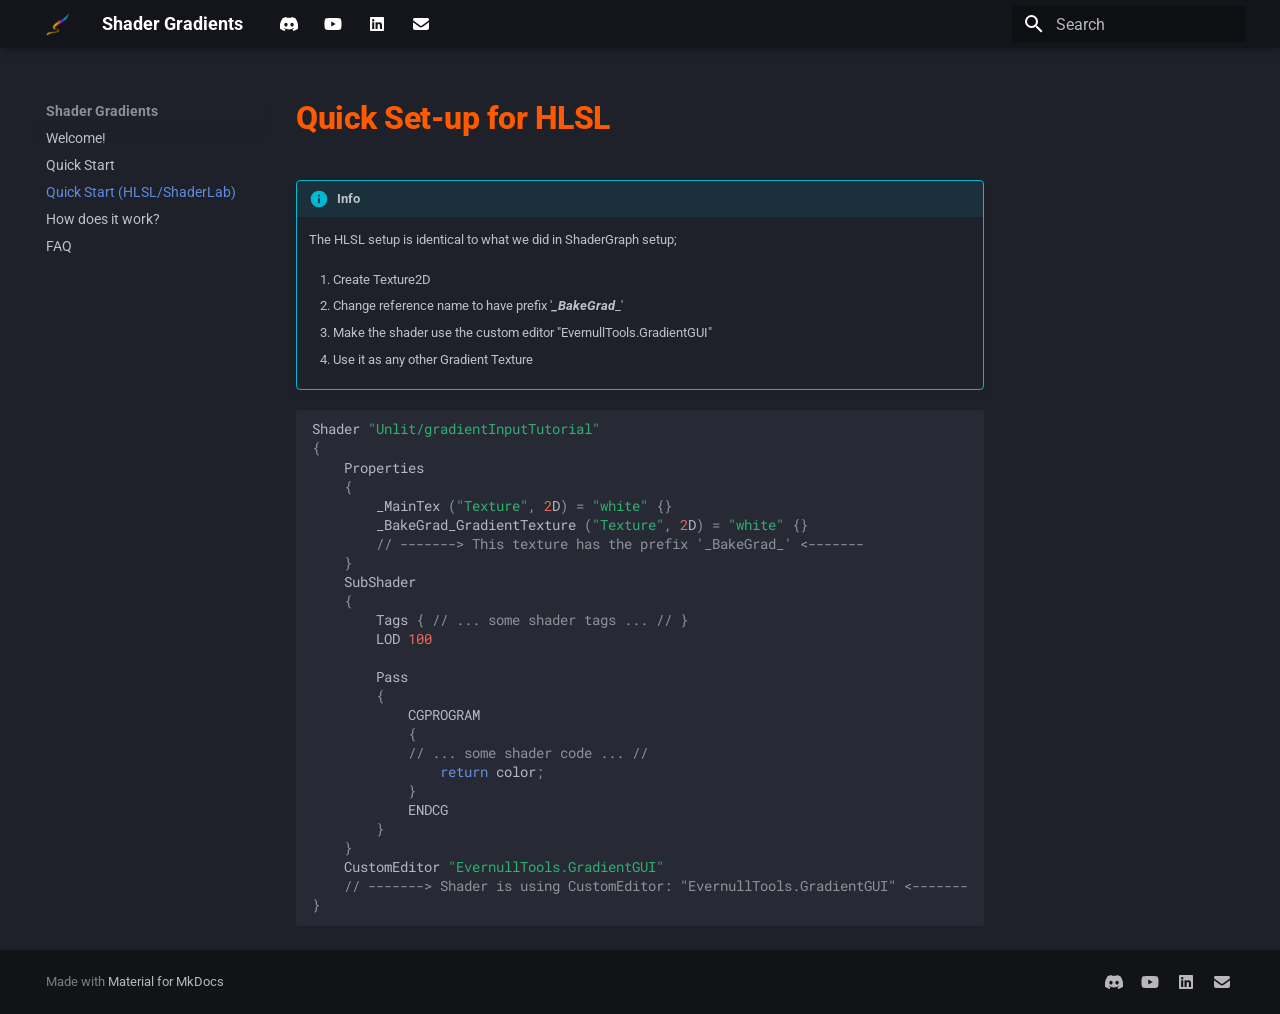
<file: quick_setup_hlsl.html>
<!doctype html>
<html lang="en" class="no-js">
  <head>
    
      <meta charset="utf-8">
      <meta name="viewport" content="width=device-width,initial-scale=1">
      
        <meta name="description" content="Documentation for Evernull Shader Gradients">
      
      
        <meta name="author" content="Evernull Tools">
      
      
        <link rel="canonical" href="https://evernulltools.github.io/shadergradients-docs/quick_setup_hlsl.html">
      
      
        <link rel="prev" href="quick_setup.html">
      
      
        <link rel="next" href="howitworks.html">
      
      
        
      
      
      <link rel="icon" href="images/shaderGradients_smallIcon.png">
      <meta name="generator" content="mkdocs-1.6.1, mkdocs-material-9.7.7">
    
    
      
        <title>Quick Start (HLSL/ShaderLab) - Shader Gradients</title>
      
    
    
      <link rel="stylesheet" href="assets/stylesheets/main.ec1eaa64.min.css">
      
        
        <link rel="stylesheet" href="assets/stylesheets/palette.ab4e12ef.min.css">
      
      


    
    
      
    
    
      
        
        
        <link rel="preconnect" href="https://fonts.gstatic.com" crossorigin>
        <link rel="stylesheet" href="https://fonts.googleapis.com/css?family=Roboto:300,300i,400,400i,700,700i%7CRoboto+Mono:400,400i,700,700i&display=fallback">
        <style>:root{--md-text-font:"Roboto";--md-code-font:"Roboto Mono"}</style>
      
    
    
      <link rel="stylesheet" href="css/print-site.css">
    
      <link rel="stylesheet" href="css/print-site-material.css">
    
      <link rel="stylesheet" href="stylesheets/extra.css">
    
    <script>__md_scope=new URL(".",location),__md_hash=e=>[...e].reduce(((e,_)=>(e<<5)-e+_.charCodeAt(0)),0),__md_get=(e,_=localStorage,t=__md_scope)=>JSON.parse(_.getItem(t.pathname+"."+e)),__md_set=(e,_,t=localStorage,a=__md_scope)=>{try{t.setItem(a.pathname+"."+e,JSON.stringify(_))}catch(e){}}</script>
    
      

    
    
  </head>
  
  
    
    
    
    
    
    <body dir="ltr" data-md-color-scheme="slate" data-md-color-primary="black" data-md-color-accent="deep-purple">
  
    
    <input class="md-toggle" data-md-toggle="drawer" type="checkbox" id="__drawer" autocomplete="off">
    <input class="md-toggle" data-md-toggle="search" type="checkbox" id="__search" autocomplete="off">
    <label class="md-overlay" for="__drawer"></label>
    <div data-md-component="skip">
      
        
        <a href="#quick-set-up-for-hlsl" class="md-skip">
          Skip to content
        </a>
      
    </div>
    <div data-md-component="announce">
      
    </div>
    
    
      

  


<header class="md-header md-header--shadow" data-md-component="header">
    <nav class="md-header__inner md-grid" aria-label="Header">

        <a href="index.html"
           title="Shader Gradients"
           class="md-header__button md-logo"
           aria-label="Shader Gradients"
           data-md-component="logo">
            
  <img src="images/shaderGradients_smallIcon.png" alt="logo">

        </a>

        <label class="md-header__button md-icon" for="__drawer">
            
            <svg xmlns="http://www.w3.org/2000/svg" viewBox="0 0 24 24"><path d="M3 6h18v2H3zm0 5h18v2H3zm0 5h18v2H3z"/></svg>
        </label>

        <div class="md-header__title" data-md-component="header-title">
            <div class="md-header__ellipsis">

                <div class="md-header__topic">
                    <span class="md-ellipsis">
                        Shader Gradients
                    </span>

                    
                    <div class="evernull-header-social">
                        
<div class="md-social">
  
    
    
    
    
      
      
    
    <a href="https://discord.gg/vA2xMPfbgV" target="_blank" rel="noopener" title="discord.gg" class="md-social__link">
      <svg xmlns="http://www.w3.org/2000/svg" viewBox="0 0 576 512"><!--! Font Awesome Free 7.1.0 by @fontawesome - https://fontawesome.com License - https://fontawesome.com/license/free (Icons: CC BY 4.0, Fonts: SIL OFL 1.1, Code: MIT License) Copyright 2025 Fonticons, Inc.--><path d="M492.5 69.8c-.2-.3-.4-.6-.8-.7-38.1-17.5-78.4-30-119.7-37.1-.4-.1-.8 0-1.1.1s-.6.4-.8.8c-5.5 9.9-10.5 20.2-14.9 30.6-44.6-6.8-89.9-6.8-134.4 0-4.5-10.5-9.5-20.7-15.1-30.6-.2-.3-.5-.6-.8-.8s-.7-.2-1.1-.2C162.5 39 122.2 51.5 84.1 69c-.3.1-.6.4-.8.7C7.1 183.5-13.8 294.6-3.6 404.2c0 .3.1.5.2.8s.3.4.5.6c44.4 32.9 94 58 146.8 74.2.4.1.8.1 1.1 0s.7-.4.9-.7c11.3-15.4 21.4-31.8 30-48.8.1-.2.2-.5.2-.8s0-.5-.1-.8-.2-.5-.4-.6-.4-.3-.7-.4c-15.8-6.1-31.2-13.4-45.9-21.9-.3-.2-.5-.4-.7-.6s-.3-.6-.3-.9 0-.6.2-.9.3-.5.6-.7c3.1-2.3 6.2-4.7 9.1-7.1.3-.2.6-.4.9-.4s.7 0 1 .1c96.2 43.9 200.4 43.9 295.5 0 .3-.1.7-.2 1-.2s.7.2.9.4c2.9 2.4 6 4.9 9.1 7.2.2.2.4.4.6.7s.2.6.2.9-.1.6-.3.9-.4.5-.6.6c-14.7 8.6-30 15.9-45.9 21.8-.2.1-.5.2-.7.4s-.3.4-.4.7-.1.5-.1.8.1.5.2.8c8.8 17 18.8 33.3 30 48.8.2.3.6.6.9.7s.8.1 1.1 0c52.9-16.2 102.6-41.3 147.1-74.2.2-.2.4-.4.5-.6s.2-.5.2-.8c12.3-126.8-20.5-236.9-86.9-334.5zm-302 267.7c-29 0-52.8-26.6-52.8-59.2s23.4-59.2 52.8-59.2c29.7 0 53.3 26.8 52.8 59.2 0 32.7-23.4 59.2-52.8 59.2m195.4 0c-29 0-52.8-26.6-52.8-59.2s23.4-59.2 52.8-59.2c29.7 0 53.3 26.8 52.8 59.2 0 32.7-23.2 59.2-52.8 59.2"/></svg>
    </a>
  
    
    
    
    
      
      
    
    <a href="https://www.youtube.com/@EvernullTools" target="_blank" rel="noopener" title="www.youtube.com" class="md-social__link">
      <svg xmlns="http://www.w3.org/2000/svg" viewBox="0 0 576 512"><!--! Font Awesome Free 7.1.0 by @fontawesome - https://fontawesome.com License - https://fontawesome.com/license/free (Icons: CC BY 4.0, Fonts: SIL OFL 1.1, Code: MIT License) Copyright 2025 Fonticons, Inc.--><path d="M549.7 124.1c-6.2-23.7-24.8-42.3-48.3-48.6C458.9 64 288.1 64 288.1 64S117.3 64 74.7 75.5c-23.5 6.3-42 24.9-48.3 48.6C15 167 15 256.4 15 256.4s0 89.4 11.4 132.3c6.3 23.6 24.8 41.5 48.3 47.8C117.3 448 288.1 448 288.1 448s170.8 0 213.4-11.5c23.5-6.3 42-24.2 48.3-47.8 11.4-42.9 11.4-132.3 11.4-132.3s0-89.4-11.4-132.3zM232.2 337.6V175.2l142.7 81.2z"/></svg>
    </a>
  
    
    
    
    
      
      
    
    <a href="https://www.linkedin.com/in/bartu-saripinarli/" target="_blank" rel="noopener" title="www.linkedin.com" class="md-social__link">
      <svg xmlns="http://www.w3.org/2000/svg" viewBox="0 0 448 512"><!--! Font Awesome Free 7.1.0 by @fontawesome - https://fontawesome.com License - https://fontawesome.com/license/free (Icons: CC BY 4.0, Fonts: SIL OFL 1.1, Code: MIT License) Copyright 2025 Fonticons, Inc.--><path d="M416 32H31.9C14.3 32 0 46.5 0 64.3v383.4C0 465.5 14.3 480 31.9 480H416c17.6 0 32-14.5 32-32.3V64.3c0-17.8-14.4-32.3-32-32.3M135.4 416H69V202.2h66.5V416zM102.2 96a38.5 38.5 0 1 1 0 77 38.5 38.5 0 1 1 0-77m282.1 320h-66.4V312c0-24.8-.5-56.7-34.5-56.7-34.6 0-39.9 27-39.9 54.9V416h-66.4V202.2h63.7v29.2h.9c8.9-16.8 30.6-34.5 62.9-34.5 67.2 0 79.7 44.3 79.7 101.9z"/></svg>
    </a>
  
    
    
    
    
    <a href="mailto:evernulltools@gmail.com" target="_blank" rel="noopener" title="" class="md-social__link">
      <svg xmlns="http://www.w3.org/2000/svg" viewBox="0 0 512 512"><!--! Font Awesome Free 7.1.0 by @fontawesome - https://fontawesome.com License - https://fontawesome.com/license/free (Icons: CC BY 4.0, Fonts: SIL OFL 1.1, Code: MIT License) Copyright 2025 Fonticons, Inc.--><path d="M48 64C21.5 64 0 85.5 0 112c0 15.1 7.1 29.3 19.2 38.4l208 156a48 48 0 0 0 57.6 0l208-156c12.1-9.1 19.2-23.3 19.2-38.4 0-26.5-21.5-48-48-48zM0 196v188c0 35.3 28.7 64 64 64h384c35.3 0 64-28.7 64-64V196L313.6 344.8c-34.1 25.6-81.1 25.6-115.2 0z"/></svg>
    </a>
  
</div>
                    </div>
                    
                </div>

                <div class="md-header__topic" data-md-component="header-topic">
                    <span class="md-ellipsis">
                        
                        Quick Start (HLSL/ShaderLab)
                        
                    </span>

                    
                    <div class="evernull-header-social">
                        
<div class="md-social">
  
    
    
    
    
      
      
    
    <a href="https://discord.gg/vA2xMPfbgV" target="_blank" rel="noopener" title="discord.gg" class="md-social__link">
      <svg xmlns="http://www.w3.org/2000/svg" viewBox="0 0 576 512"><!--! Font Awesome Free 7.1.0 by @fontawesome - https://fontawesome.com License - https://fontawesome.com/license/free (Icons: CC BY 4.0, Fonts: SIL OFL 1.1, Code: MIT License) Copyright 2025 Fonticons, Inc.--><path d="M492.5 69.8c-.2-.3-.4-.6-.8-.7-38.1-17.5-78.4-30-119.7-37.1-.4-.1-.8 0-1.1.1s-.6.4-.8.8c-5.5 9.9-10.5 20.2-14.9 30.6-44.6-6.8-89.9-6.8-134.4 0-4.5-10.5-9.5-20.7-15.1-30.6-.2-.3-.5-.6-.8-.8s-.7-.2-1.1-.2C162.5 39 122.2 51.5 84.1 69c-.3.1-.6.4-.8.7C7.1 183.5-13.8 294.6-3.6 404.2c0 .3.1.5.2.8s.3.4.5.6c44.4 32.9 94 58 146.8 74.2.4.1.8.1 1.1 0s.7-.4.9-.7c11.3-15.4 21.4-31.8 30-48.8.1-.2.2-.5.2-.8s0-.5-.1-.8-.2-.5-.4-.6-.4-.3-.7-.4c-15.8-6.1-31.2-13.4-45.9-21.9-.3-.2-.5-.4-.7-.6s-.3-.6-.3-.9 0-.6.2-.9.3-.5.6-.7c3.1-2.3 6.2-4.7 9.1-7.1.3-.2.6-.4.9-.4s.7 0 1 .1c96.2 43.9 200.4 43.9 295.5 0 .3-.1.7-.2 1-.2s.7.2.9.4c2.9 2.4 6 4.9 9.1 7.2.2.2.4.4.6.7s.2.6.2.9-.1.6-.3.9-.4.5-.6.6c-14.7 8.6-30 15.9-45.9 21.8-.2.1-.5.2-.7.4s-.3.4-.4.7-.1.5-.1.8.1.5.2.8c8.8 17 18.8 33.3 30 48.8.2.3.6.6.9.7s.8.1 1.1 0c52.9-16.2 102.6-41.3 147.1-74.2.2-.2.4-.4.5-.6s.2-.5.2-.8c12.3-126.8-20.5-236.9-86.9-334.5zm-302 267.7c-29 0-52.8-26.6-52.8-59.2s23.4-59.2 52.8-59.2c29.7 0 53.3 26.8 52.8 59.2 0 32.7-23.4 59.2-52.8 59.2m195.4 0c-29 0-52.8-26.6-52.8-59.2s23.4-59.2 52.8-59.2c29.7 0 53.3 26.8 52.8 59.2 0 32.7-23.2 59.2-52.8 59.2"/></svg>
    </a>
  
    
    
    
    
      
      
    
    <a href="https://www.youtube.com/@EvernullTools" target="_blank" rel="noopener" title="www.youtube.com" class="md-social__link">
      <svg xmlns="http://www.w3.org/2000/svg" viewBox="0 0 576 512"><!--! Font Awesome Free 7.1.0 by @fontawesome - https://fontawesome.com License - https://fontawesome.com/license/free (Icons: CC BY 4.0, Fonts: SIL OFL 1.1, Code: MIT License) Copyright 2025 Fonticons, Inc.--><path d="M549.7 124.1c-6.2-23.7-24.8-42.3-48.3-48.6C458.9 64 288.1 64 288.1 64S117.3 64 74.7 75.5c-23.5 6.3-42 24.9-48.3 48.6C15 167 15 256.4 15 256.4s0 89.4 11.4 132.3c6.3 23.6 24.8 41.5 48.3 47.8C117.3 448 288.1 448 288.1 448s170.8 0 213.4-11.5c23.5-6.3 42-24.2 48.3-47.8 11.4-42.9 11.4-132.3 11.4-132.3s0-89.4-11.4-132.3zM232.2 337.6V175.2l142.7 81.2z"/></svg>
    </a>
  
    
    
    
    
      
      
    
    <a href="https://www.linkedin.com/in/bartu-saripinarli/" target="_blank" rel="noopener" title="www.linkedin.com" class="md-social__link">
      <svg xmlns="http://www.w3.org/2000/svg" viewBox="0 0 448 512"><!--! Font Awesome Free 7.1.0 by @fontawesome - https://fontawesome.com License - https://fontawesome.com/license/free (Icons: CC BY 4.0, Fonts: SIL OFL 1.1, Code: MIT License) Copyright 2025 Fonticons, Inc.--><path d="M416 32H31.9C14.3 32 0 46.5 0 64.3v383.4C0 465.5 14.3 480 31.9 480H416c17.6 0 32-14.5 32-32.3V64.3c0-17.8-14.4-32.3-32-32.3M135.4 416H69V202.2h66.5V416zM102.2 96a38.5 38.5 0 1 1 0 77 38.5 38.5 0 1 1 0-77m282.1 320h-66.4V312c0-24.8-.5-56.7-34.5-56.7-34.6 0-39.9 27-39.9 54.9V416h-66.4V202.2h63.7v29.2h.9c8.9-16.8 30.6-34.5 62.9-34.5 67.2 0 79.7 44.3 79.7 101.9z"/></svg>
    </a>
  
    
    
    
    
    <a href="mailto:evernulltools@gmail.com" target="_blank" rel="noopener" title="" class="md-social__link">
      <svg xmlns="http://www.w3.org/2000/svg" viewBox="0 0 512 512"><!--! Font Awesome Free 7.1.0 by @fontawesome - https://fontawesome.com License - https://fontawesome.com/license/free (Icons: CC BY 4.0, Fonts: SIL OFL 1.1, Code: MIT License) Copyright 2025 Fonticons, Inc.--><path d="M48 64C21.5 64 0 85.5 0 112c0 15.1 7.1 29.3 19.2 38.4l208 156a48 48 0 0 0 57.6 0l208-156c12.1-9.1 19.2-23.3 19.2-38.4 0-26.5-21.5-48-48-48zM0 196v188c0 35.3 28.7 64 64 64h384c35.3 0 64-28.7 64-64V196L313.6 344.8c-34.1 25.6-81.1 25.6-115.2 0z"/></svg>
    </a>
  
</div>
                    </div>
                    
                </div>

            </div>
        </div>

        
        
        

        

        

        
        
        
        <label class="md-header__button md-icon" for="__search">
            
            <svg xmlns="http://www.w3.org/2000/svg" viewBox="0 0 24 24"><path d="M9.5 3A6.5 6.5 0 0 1 16 9.5c0 1.61-.59 3.09-1.56 4.23l.27.27h.79l5 5-1.5 1.5-5-5v-.79l-.27-.27A6.52 6.52 0 0 1 9.5 16 6.5 6.5 0 0 1 3 9.5 6.5 6.5 0 0 1 9.5 3m0 2C7 5 5 7 5 9.5S7 14 9.5 14 14 12 14 9.5 12 5 9.5 5"/></svg>
        </label>

        <div class="md-search" data-md-component="search" role="dialog">
  <label class="md-search__overlay" for="__search"></label>
  <div class="md-search__inner" role="search">
    <form class="md-search__form" name="search">
      <input type="text" class="md-search__input" name="query" aria-label="Search" placeholder="Search" autocapitalize="off" autocorrect="off" autocomplete="off" spellcheck="false" data-md-component="search-query" required>
      <label class="md-search__icon md-icon" for="__search">
        
        <svg xmlns="http://www.w3.org/2000/svg" viewBox="0 0 24 24"><path d="M9.5 3A6.5 6.5 0 0 1 16 9.5c0 1.61-.59 3.09-1.56 4.23l.27.27h.79l5 5-1.5 1.5-5-5v-.79l-.27-.27A6.52 6.52 0 0 1 9.5 16 6.5 6.5 0 0 1 3 9.5 6.5 6.5 0 0 1 9.5 3m0 2C7 5 5 7 5 9.5S7 14 9.5 14 14 12 14 9.5 12 5 9.5 5"/></svg>
        
        <svg xmlns="http://www.w3.org/2000/svg" viewBox="0 0 24 24"><path d="M20 11v2H8l5.5 5.5-1.42 1.42L4.16 12l7.92-7.92L13.5 5.5 8 11z"/></svg>
      </label>
      <nav class="md-search__options" aria-label="Search">
        
        <button type="reset" class="md-search__icon md-icon" title="Clear" aria-label="Clear" tabindex="-1">
          
          <svg xmlns="http://www.w3.org/2000/svg" viewBox="0 0 24 24"><path d="M19 6.41 17.59 5 12 10.59 6.41 5 5 6.41 10.59 12 5 17.59 6.41 19 12 13.41 17.59 19 19 17.59 13.41 12z"/></svg>
        </button>
      </nav>
      
    </form>
    <div class="md-search__output">
      <div class="md-search__scrollwrap" tabindex="0" data-md-scrollfix>
        <div class="md-search-result" data-md-component="search-result">
          <div class="md-search-result__meta">
            Initializing search
          </div>
          <ol class="md-search-result__list" role="presentation"></ol>
        </div>
      </div>
    </div>
  </div>
</div>
        
        

        

    </nav>

    

</header>
    
    <div class="md-container" data-md-component="container">
      
      
        
          
        
      
      <main class="md-main" data-md-component="main">
        <div class="md-main__inner md-grid">
          
            
              
              <div class="md-sidebar md-sidebar--primary" data-md-component="sidebar" data-md-type="navigation" >
                <div class="md-sidebar__scrollwrap">
                  <div class="md-sidebar__inner">
                    



<nav class="md-nav md-nav--primary" aria-label="Navigation" data-md-level="0">
  <label class="md-nav__title" for="__drawer">
    <a href="index.html" title="Shader Gradients" class="md-nav__button md-logo" aria-label="Shader Gradients" data-md-component="logo">
      
  <img src="images/shaderGradients_smallIcon.png" alt="logo">

    </a>
    Shader Gradients
  </label>
  
  <ul class="md-nav__list" data-md-scrollfix>
    
      
      
  
  
  
  
    <li class="md-nav__item">
      <a href="index.html" class="md-nav__link">
        
  
  
  <span class="md-ellipsis">
    
  
    Welcome!
  

    
  </span>
  
  

      </a>
    </li>
  

    
      
      
  
  
  
  
    <li class="md-nav__item">
      <a href="quick_setup.html" class="md-nav__link">
        
  
  
  <span class="md-ellipsis">
    
  
    Quick Start
  

    
  </span>
  
  

      </a>
    </li>
  

    
      
      
  
  
    
  
  
  
    <li class="md-nav__item md-nav__item--active">
      
      <input class="md-nav__toggle md-toggle" type="checkbox" id="__toc">
      
      
        
      
      
      <a href="quick_setup_hlsl.html" class="md-nav__link md-nav__link--active">
        
  
  
  <span class="md-ellipsis">
    
  
    Quick Start (HLSL/ShaderLab)
  

    
  </span>
  
  

      </a>
      
    </li>
  

    
      
      
  
  
  
  
    <li class="md-nav__item">
      <a href="howitworks.html" class="md-nav__link">
        
  
  
  <span class="md-ellipsis">
    
  
    How does it work?
  

    
  </span>
  
  

      </a>
    </li>
  

    
      
      
  
  
  
  
    <li class="md-nav__item">
      <a href="faq.html" class="md-nav__link">
        
  
  
  <span class="md-ellipsis">
    
  
    FAQ
  

    
  </span>
  
  

      </a>
    </li>
  

    
  </ul>
</nav>
                  </div>
                </div>
              </div>
            
            
              
              <div class="md-sidebar md-sidebar--secondary" data-md-component="sidebar" data-md-type="toc" >
                <div class="md-sidebar__scrollwrap">
                  <div class="md-sidebar__inner">
                    

<nav class="md-nav md-nav--secondary" aria-label="Table of contents">
  
  
  
    
  
  
</nav>
                  </div>
                </div>
              </div>
            
          
          
            <div class="md-content" data-md-component="content">
              
              <article class="md-content__inner md-typeset">
                
                  



<h1 id="quick-set-up-for-hlsl">Quick Set-up for HLSL</h1>
<div class="admonition info">
<p class="admonition-title">Info</p>
<p>The HLSL setup is identical to what we did in ShaderGraph setup;</p>
<ol>
<li>
<p>Create Texture2D</p>
</li>
<li>
<p>Change reference name to have prefix '<strong><em>_BakeGrad</em></strong>_'</p>
</li>
<li>
<p>Make the shader use the custom editor "EvernullTools.GradientGUI"</p>
</li>
<li>
<p>Use it as any other Gradient Texture</p>
</li>
</ol>
</div>
<div class="highlight"><pre><span></span><code><span class="n">Shader</span><span class="w"> </span><span class="s">"Unlit/gradientInputTutorial"</span>
<span class="p">{</span>
<span class="w">    </span><span class="n">Properties</span>
<span class="w">    </span><span class="p">{</span>
<span class="w">        </span><span class="n">_MainTex</span><span class="w"> </span><span class="p">(</span><span class="s">"Texture"</span><span class="p">,</span><span class="w"> </span><span class="mi">2</span><span class="n">D</span><span class="p">)</span><span class="w"> </span><span class="o">=</span><span class="w"> </span><span class="s">"white"</span><span class="w"> </span><span class="p">{}</span>
<span class="w">        </span><span class="n">_BakeGrad_GradientTexture</span><span class="w"> </span><span class="p">(</span><span class="s">"Texture"</span><span class="p">,</span><span class="w"> </span><span class="mi">2</span><span class="n">D</span><span class="p">)</span><span class="w"> </span><span class="o">=</span><span class="w"> </span><span class="s">"white"</span><span class="w"> </span><span class="p">{}</span><span class="w"> </span>
<span class="w">        </span><span class="c1">// -------&gt; This texture has the prefix '_BakeGrad_' &lt;-------</span>
<span class="w">    </span><span class="p">}</span>
<span class="w">    </span><span class="n">SubShader</span>
<span class="w">    </span><span class="p">{</span>
<span class="w">        </span><span class="n">Tags</span><span class="w"> </span><span class="p">{</span><span class="w"> </span><span class="c1">// ... some shader tags ... // }</span>
<span class="w">        </span><span class="n">LOD</span><span class="w"> </span><span class="mi">100</span>

<span class="w">        </span><span class="n">Pass</span>
<span class="w">        </span><span class="p">{</span>
<span class="w">            </span><span class="n">CGPROGRAM</span>
<span class="w">            </span><span class="p">{</span>
<span class="w">            </span><span class="c1">// ... some shader code ... //</span>
<span class="w">                </span><span class="k">return</span><span class="w"> </span><span class="n">color</span><span class="p">;</span>
<span class="w">            </span><span class="p">}</span>
<span class="w">            </span><span class="n">ENDCG</span>
<span class="w">        </span><span class="p">}</span>
<span class="w">    </span><span class="p">}</span>
<span class="w">    </span><span class="n">CustomEditor</span><span class="w"> </span><span class="s">"EvernullTools.GradientGUI"</span><span class="w"> </span>
<span class="w">    </span><span class="c1">// -------&gt; Shader is using CustomEditor: "EvernullTools.GradientGUI" &lt;-------</span>
<span class="p">}</span>
</code></pre></div>












                
              </article>
            </div>
          
          
<script>var target=document.getElementById(location.hash.slice(1));target&&target.name&&(target.checked=target.name.startsWith("__tabbed_"))</script>
        </div>
        
      </main>
      
        <footer class="md-footer">
  
  <div class="md-footer-meta md-typeset">
    <div class="md-footer-meta__inner md-grid">
      <div class="md-copyright">
  
  
    Made with
    <a href="https://squidfunk.github.io/mkdocs-material/" target="_blank" rel="noopener">
      Material for MkDocs
    </a>
  
</div>
      
        
<div class="md-social">
  
    
    
    
    
      
      
    
    <a href="https://discord.gg/vA2xMPfbgV" target="_blank" rel="noopener" title="discord.gg" class="md-social__link">
      <svg xmlns="http://www.w3.org/2000/svg" viewBox="0 0 576 512"><!--! Font Awesome Free 7.1.0 by @fontawesome - https://fontawesome.com License - https://fontawesome.com/license/free (Icons: CC BY 4.0, Fonts: SIL OFL 1.1, Code: MIT License) Copyright 2025 Fonticons, Inc.--><path d="M492.5 69.8c-.2-.3-.4-.6-.8-.7-38.1-17.5-78.4-30-119.7-37.1-.4-.1-.8 0-1.1.1s-.6.4-.8.8c-5.5 9.9-10.5 20.2-14.9 30.6-44.6-6.8-89.9-6.8-134.4 0-4.5-10.5-9.5-20.7-15.1-30.6-.2-.3-.5-.6-.8-.8s-.7-.2-1.1-.2C162.5 39 122.2 51.5 84.1 69c-.3.1-.6.4-.8.7C7.1 183.5-13.8 294.6-3.6 404.2c0 .3.1.5.2.8s.3.4.5.6c44.4 32.9 94 58 146.8 74.2.4.1.8.1 1.1 0s.7-.4.9-.7c11.3-15.4 21.4-31.8 30-48.8.1-.2.2-.5.2-.8s0-.5-.1-.8-.2-.5-.4-.6-.4-.3-.7-.4c-15.8-6.1-31.2-13.4-45.9-21.9-.3-.2-.5-.4-.7-.6s-.3-.6-.3-.9 0-.6.2-.9.3-.5.6-.7c3.1-2.3 6.2-4.7 9.1-7.1.3-.2.6-.4.9-.4s.7 0 1 .1c96.2 43.9 200.4 43.9 295.5 0 .3-.1.7-.2 1-.2s.7.2.9.4c2.9 2.4 6 4.9 9.1 7.2.2.2.4.4.6.7s.2.6.2.9-.1.6-.3.9-.4.5-.6.6c-14.7 8.6-30 15.9-45.9 21.8-.2.1-.5.2-.7.4s-.3.4-.4.7-.1.5-.1.8.1.5.2.8c8.8 17 18.8 33.3 30 48.8.2.3.6.6.9.7s.8.1 1.1 0c52.9-16.2 102.6-41.3 147.1-74.2.2-.2.4-.4.5-.6s.2-.5.2-.8c12.3-126.8-20.5-236.9-86.9-334.5zm-302 267.7c-29 0-52.8-26.6-52.8-59.2s23.4-59.2 52.8-59.2c29.7 0 53.3 26.8 52.8 59.2 0 32.7-23.4 59.2-52.8 59.2m195.4 0c-29 0-52.8-26.6-52.8-59.2s23.4-59.2 52.8-59.2c29.7 0 53.3 26.8 52.8 59.2 0 32.7-23.2 59.2-52.8 59.2"/></svg>
    </a>
  
    
    
    
    
      
      
    
    <a href="https://www.youtube.com/@EvernullTools" target="_blank" rel="noopener" title="www.youtube.com" class="md-social__link">
      <svg xmlns="http://www.w3.org/2000/svg" viewBox="0 0 576 512"><!--! Font Awesome Free 7.1.0 by @fontawesome - https://fontawesome.com License - https://fontawesome.com/license/free (Icons: CC BY 4.0, Fonts: SIL OFL 1.1, Code: MIT License) Copyright 2025 Fonticons, Inc.--><path d="M549.7 124.1c-6.2-23.7-24.8-42.3-48.3-48.6C458.9 64 288.1 64 288.1 64S117.3 64 74.7 75.5c-23.5 6.3-42 24.9-48.3 48.6C15 167 15 256.4 15 256.4s0 89.4 11.4 132.3c6.3 23.6 24.8 41.5 48.3 47.8C117.3 448 288.1 448 288.1 448s170.8 0 213.4-11.5c23.5-6.3 42-24.2 48.3-47.8 11.4-42.9 11.4-132.3 11.4-132.3s0-89.4-11.4-132.3zM232.2 337.6V175.2l142.7 81.2z"/></svg>
    </a>
  
    
    
    
    
      
      
    
    <a href="https://www.linkedin.com/in/bartu-saripinarli/" target="_blank" rel="noopener" title="www.linkedin.com" class="md-social__link">
      <svg xmlns="http://www.w3.org/2000/svg" viewBox="0 0 448 512"><!--! Font Awesome Free 7.1.0 by @fontawesome - https://fontawesome.com License - https://fontawesome.com/license/free (Icons: CC BY 4.0, Fonts: SIL OFL 1.1, Code: MIT License) Copyright 2025 Fonticons, Inc.--><path d="M416 32H31.9C14.3 32 0 46.5 0 64.3v383.4C0 465.5 14.3 480 31.9 480H416c17.6 0 32-14.5 32-32.3V64.3c0-17.8-14.4-32.3-32-32.3M135.4 416H69V202.2h66.5V416zM102.2 96a38.5 38.5 0 1 1 0 77 38.5 38.5 0 1 1 0-77m282.1 320h-66.4V312c0-24.8-.5-56.7-34.5-56.7-34.6 0-39.9 27-39.9 54.9V416h-66.4V202.2h63.7v29.2h.9c8.9-16.8 30.6-34.5 62.9-34.5 67.2 0 79.7 44.3 79.7 101.9z"/></svg>
    </a>
  
    
    
    
    
    <a href="mailto:evernulltools@gmail.com" target="_blank" rel="noopener" title="" class="md-social__link">
      <svg xmlns="http://www.w3.org/2000/svg" viewBox="0 0 512 512"><!--! Font Awesome Free 7.1.0 by @fontawesome - https://fontawesome.com License - https://fontawesome.com/license/free (Icons: CC BY 4.0, Fonts: SIL OFL 1.1, Code: MIT License) Copyright 2025 Fonticons, Inc.--><path d="M48 64C21.5 64 0 85.5 0 112c0 15.1 7.1 29.3 19.2 38.4l208 156a48 48 0 0 0 57.6 0l208-156c12.1-9.1 19.2-23.3 19.2-38.4 0-26.5-21.5-48-48-48zM0 196v188c0 35.3 28.7 64 64 64h384c35.3 0 64-28.7 64-64V196L313.6 344.8c-34.1 25.6-81.1 25.6-115.2 0z"/></svg>
    </a>
  
</div>
      
    </div>
  </div>
</footer>
      
    </div>
    <div class="md-dialog" data-md-component="dialog">
      <div class="md-dialog__inner md-typeset"></div>
    </div>
    
    
    
      
      
      <script id="__config" type="application/json">{"annotate": null, "base": ".", "features": [], "search": "assets/javascripts/workers/search.2c215733.min.js", "tags": null, "translations": {"clipboard.copied": "Copied to clipboard", "clipboard.copy": "Copy to clipboard", "search.result.more.one": "1 more on this page", "search.result.more.other": "# more on this page", "search.result.none": "No matching documents", "search.result.one": "1 matching document", "search.result.other": "# matching documents", "search.result.placeholder": "Type to start searching", "search.result.term.missing": "Missing", "select.version": "Select version"}, "version": null}</script>
    
    
      <script src="assets/javascripts/bundle.d7400e89.min.js"></script>
      
        <script src="js/print-site.js"></script>
      
    
  </body>
</html>
</file>
<file: css/print-site.css>
/* 
The print-site banner
*/
#print-site-banner {
    border:2px; 
    border-style:solid; 
    border-color:#000000; 
    padding: 0em 1em 0em 1em; 
    margin-bottom: 2em;
}
#print-site-banner h3 {
    margin-top: 1rem;
}

/* Enumerate figures */
.print-site-enumerate-figures figcaption:before {
    counter-increment: figurecounter;
    content: "Figure " counter(figurecounter) ": ";
}


/* Print URLS: 
Change a 'link' to 'link (target)' */
div.print-site-add-full-url section.print-page a[href^="http"]::after{
    content: " (" attr(href) ") ";
}


/* Do some nice animations when clicking on a ToC link */
#print-site-page h1:target, 
#print-site-page h2:target, 
#print-site-page h3:target, 
#print-site-page h4:target, 
#print-site-page h5:target, 
#print-site-page h6:target {
    animation: highlight 1.5s ease;
}
#print-site-page .print-page:target h1 {
    animation: highlight 1.5s ease;
}
@keyframes highlight {
    from { color: orange; }
    to { color: none; }
}


/* 
Print site table of contents styling
 */
/* Don't display the table of contents in HTML version */
#print-page-toc { display: none }


.print-page-toc-nav {
    padding-bottom: 2em;
}

#print-page-toc ul {
    list-style-position: inside;
    list-style-type: none;
}

#print-site-page ul {
    margin-left: 0em;
}

/* Be able to not print certain elements */
#print-site-page .print-site-plugin-ignore { display: none;}

@media print {    

    /* included bookmarks on h1 and h2
    Doesn't work, but included In case Chrome gets support 
    for these experimental CSS features that define PDF bookmarks */
    /* #print-site-page h1 {
        bookmark-level: 1;
        bookmark-label: content(); 
        -ah-bookmark-level: 1;
        -ro-pdf-bookmark-level: 1;
    }
    #print-site-page h2 {
        bookmark-level: 2;
        bookmark-label: content(); 
        -ah-bookmark-level: 2;
        -ro-pdf-bookmark-level: 2;
    } */

    /* Be able to not print certain elements */
    .print-site-plugin-ignore { display: none; }

    /* Remove print site banner */
    #print-site-banner { display: none; }

    /* display the table of contents in print version */
    #print-page-toc { display: block }

    /* PDF page breaks on each MkDocs page, except the first one */
    #print-site-page section.print-page {
        page-break-before: always;
    }
    #print-site-page > section.print-page:first-of-type {
        page-break-before: avoid;
    }

    /* PDF page breaks - separate title page for each section */
    #print-site-page section.print-page.md-section > h1 {
        align-content: center;
        text-align: center;
        vertical-align: middle;
        padding: 5rem 0rem;
        font-size: 2.5em;
    }

    #print-site-page p, 
    #print-site-page pre, 
    #print-site-page blockquote, 
    #print-site-page .tabbed-set {
        page-break-inside: avoid;
    }

    /* Avoid a page break immediately after a heading */
    /* Credits https://stackoverflow.com/a/9238898/5525118 */
    #print-site-page h1 {
        page-break-inside: avoid;
    }
    #print-site-page h1::after {
        content: "";
        /* display: block; */
        height: 100px;
        margin-bottom: -100px;
    }

    #print-site-page footer { display : none; }
    
    #print-site-cover-page {
        display: block;
        width:100%; 
        text-align: center;
    }
    #print-site-cover-page h1 {
        font-size: 300%;
    }
}
</file>
<file: css/print-site-material.css>
/* print styles for mkdocs material theme 
https://github.com/squidfunk/mkdocs-material */


/* Table of Contents styling */
#print-site-page ul.toc-section-line-border { 
    border-left: 5px solid var(--md-default-fg-color--lightest);
}


/* Box shadows don't do well in PDFs */
#print-site-page table {
    border: 1px solid hsla(200, 18%, 26%, 1); /* #EFEFEF */
    box-shadow: none !important;
}

@media print {
    #print-site-page td {
        word-wrap: break-word;
    }

}

@page {

    size: A4 portrait;
    margin: 4em 1.5em 4em 1.5em;
    padding: 0em 0em 0em 0em;
    counter-increment: page;

    @bottom-center {
        content: string(chapter);
    }
    @bottom-right {
        content: 'Page ' counter(page);
    }

}
</file>
<file: stylesheets/extra.css>
.md-typeset h1,
.md-typeset h2,
.md-typeset h3,
.md-typeset h4 {
    font-weight: 800 !important; /* 800 is Extra Bold */
    color: #e2eafc !important; /* A bright white/light-blue for dark mode */
}

/* Give the H1 (Page Title) brand color */
.md-typeset h1 {
    color: #FF5A00 !important; /* Vibrant Orange */
    letter-spacing: -0.5px; /* Tightens the text slightly for a modern look */
}

/* H2: Main section */
.md-typeset h2 {
    color: #FF8A3D !important;
    border-bottom: 2px solid #FF8A3D !important;
    padding-bottom: 4px;
    width: fit-content !important;
    margin-top: 2em;
}

/* H3: Subsection / point within the section */
.md-typeset h3 {
    color: #FF8A3D !important;
    border-left: 4px solid #FF5A00 !important;
    padding-left: 10px;
    margin-top: 1.5em;
    background: none !important;
}

.evernull-header-left {
    display: flex;
    align-items: center;
    flex: 0 1 auto;
    min-width: 0;
    margin-right: auto;
}

    .evernull-header-left .md-header__title {
        flex: 0 1 auto;
        width: auto;
        min-width: 0;
    }

.evernull-header-social {
    display: flex;
    align-items: center;
    margin-left: 1.5rem;
    flex-shrink: 0;
}

    .evernull-header-social .md-social {
        display: flex;
        align-items: center;
        gap: 0.6rem;
        margin: 0;
        padding: 0;
    }

    .evernull-header-social .md-social__link {
        display: flex;
        align-items: center;
        justify-content: center;
    }
</file>
<file: assets/stylesheets/main.ec1eaa64.min.css>
@charset "UTF-8";html{-webkit-text-size-adjust:none;-moz-text-size-adjust:none;text-size-adjust:none;box-sizing:border-box}*,:after,:before{box-sizing:inherit}@media (prefers-reduced-motion){*,:after,:before{transition:none!important}}body{margin:0}a,button,input,label{-webkit-tap-highlight-color:transparent}a{color:inherit;text-decoration:none}hr{border:0;box-sizing:initial;display:block;height:.05rem;overflow:visible;padding:0}small{font-size:80%}sub,sup{line-height:1em}img{border-style:none}table{border-collapse:initial;border-spacing:0}td,th{font-weight:400;vertical-align:top}button{background:#0000;border:0;font-family:inherit;font-size:inherit;margin:0;padding:0}input{border:0;outline:none}:root{--md-primary-fg-color:#4051b5;--md-primary-fg-color--light:#5d6cc0;--md-primary-fg-color--dark:#303fa1;--md-primary-bg-color:#fff;--md-primary-bg-color--light:#ffffffb3;--md-accent-fg-color:#526cfe;--md-accent-fg-color--transparent:#526cfe1a;--md-accent-bg-color:#fff;--md-accent-bg-color--light:#ffffffb3}[data-md-color-scheme=default]{color-scheme:light}[data-md-color-scheme=default] img[src$="#gh-dark-mode-only"],[data-md-color-scheme=default] img[src$="#only-dark"]{display:none}:root,[data-md-color-scheme=default]{--md-hue:225deg;--md-default-fg-color:#000000de;--md-default-fg-color--light:#0000008a;--md-default-fg-color--lighter:#00000052;--md-default-fg-color--lightest:#00000012;--md-default-bg-color:#fff;--md-default-bg-color--light:#ffffffb3;--md-default-bg-color--lighter:#ffffff4d;--md-default-bg-color--lightest:#ffffff1f;--md-code-fg-color:#36464e;--md-code-bg-color:#f5f5f5;--md-code-bg-color--light:#f5f5f5b3;--md-code-bg-color--lighter:#f5f5f54d;--md-code-hl-color:#4287ff;--md-code-hl-color--light:#4287ff1a;--md-code-hl-number-color:#d52a2a;--md-code-hl-special-color:#db1457;--md-code-hl-function-color:#a846b9;--md-code-hl-constant-color:#6e59d9;--md-code-hl-keyword-color:#3f6ec6;--md-code-hl-string-color:#1c7d4d;--md-code-hl-name-color:var(--md-code-fg-color);--md-code-hl-operator-color:var(--md-default-fg-color--light);--md-code-hl-punctuation-color:var(--md-default-fg-color--light);--md-code-hl-comment-color:var(--md-default-fg-color--light);--md-code-hl-generic-color:var(--md-default-fg-color--light);--md-code-hl-variable-color:var(--md-default-fg-color--light);--md-typeset-color:var(--md-default-fg-color);--md-typeset-a-color:var(--md-primary-fg-color);--md-typeset-del-color:#f5503d26;--md-typeset-ins-color:#0bd57026;--md-typeset-kbd-color:#fafafa;--md-typeset-kbd-accent-color:#fff;--md-typeset-kbd-border-color:#b8b8b8;--md-typeset-mark-color:#ffff0080;--md-typeset-table-color:#0000001f;--md-typeset-table-color--light:rgba(0,0,0,.035);--md-admonition-fg-color:var(--md-default-fg-color);--md-admonition-bg-color:var(--md-default-bg-color);--md-warning-fg-color:#000000de;--md-warning-bg-color:#ff9;--md-footer-fg-color:#fff;--md-footer-fg-color--light:#ffffffb3;--md-footer-fg-color--lighter:#ffffff73;--md-footer-bg-color:#000000de;--md-footer-bg-color--dark:#00000052;--md-shadow-z1:0 0.2rem 0.5rem #0000000d,0 0 0.05rem #0000001a;--md-shadow-z2:0 0.2rem 0.5rem #0000001a,0 0 0.05rem #00000040;--md-shadow-z3:0 0.2rem 0.5rem #0003,0 0 0.05rem #00000059}.md-icon svg{fill:currentcolor;display:block;height:1.2rem;width:1.2rem}body{-webkit-font-smoothing:antialiased;-moz-osx-font-smoothing:grayscale;--md-text-font-family:var(--md-text-font,_),-apple-system,BlinkMacSystemFont,Helvetica,Arial,sans-serif;--md-code-font-family:var(--md-code-font,_),SFMono-Regular,Consolas,Menlo,monospace}aside,body,input{font-feature-settings:"kern","liga";color:var(--md-typeset-color);font-family:var(--md-text-font-family)}code,kbd,pre{font-feature-settings:"kern";font-family:var(--md-code-font-family)}:root{--md-typeset-table-sort-icon:url('data:image/svg+xml;charset=utf-8,<svg xmlns="http://www.w3.org/2000/svg" viewBox="0 0 24 24"><path d="m18 21-4-4h3V7h-3l4-4 4 4h-3v10h3M2 19v-2h10v2M2 13v-2h7v2M2 7V5h4v2z"/></svg>');--md-typeset-table-sort-icon--asc:url('data:image/svg+xml;charset=utf-8,<svg xmlns="http://www.w3.org/2000/svg" viewBox="0 0 24 24"><path d="M19 17h3l-4 4-4-4h3V3h2M2 17h10v2H2M6 5v2H2V5m0 6h7v2H2z"/></svg>');--md-typeset-table-sort-icon--desc:url('data:image/svg+xml;charset=utf-8,<svg xmlns="http://www.w3.org/2000/svg" viewBox="0 0 24 24"><path d="M19 7h3l-4-4-4 4h3v14h2M2 17h10v2H2M6 5v2H2V5m0 6h7v2H2z"/></svg>')}.md-typeset{-webkit-print-color-adjust:exact;color-adjust:exact;font-size:.8rem;line-height:1.6;overflow-wrap:break-word}@media print{.md-typeset{font-size:.68rem}}.md-typeset blockquote,.md-typeset dl,.md-typeset figure,.md-typeset ol,.md-typeset pre,.md-typeset ul{margin-bottom:1em;margin-top:1em}.md-typeset h1{color:var(--md-default-fg-color--light);font-size:2em;line-height:1.3;margin:0 0 1.25em}.md-typeset h1,.md-typeset h2{font-weight:300;letter-spacing:-.01em}.md-typeset h2{font-size:1.5625em;line-height:1.4;margin:1.6em 0 .64em}.md-typeset h3{font-size:1.25em;font-weight:400;letter-spacing:-.01em;line-height:1.5;margin:1.6em 0 .8em}.md-typeset h2+h3{margin-top:.8em}.md-typeset h4{font-weight:700;letter-spacing:-.01em;margin:1em 0}.md-typeset h5,.md-typeset h6{color:var(--md-default-fg-color--light);font-size:.8em;font-weight:700;letter-spacing:-.01em;margin:1.25em 0}.md-typeset h5{text-transform:uppercase}.md-typeset h5 code{text-transform:none}.md-typeset hr{border-bottom:.05rem solid var(--md-default-fg-color--lightest);display:flow-root;margin:1.5em 0}.md-typeset a{color:var(--md-typeset-a-color);word-break:break-word}.md-typeset a,.md-typeset a:before{transition:color 125ms}.md-typeset a:focus,.md-typeset a:hover{color:var(--md-accent-fg-color)}.md-typeset a:focus code,.md-typeset a:hover code{background-color:var(--md-accent-fg-color--transparent);color:var(--md-accent-fg-color)}.md-typeset a code{color:var(--md-typeset-a-color)}.md-typeset a.focus-visible{outline-color:var(--md-accent-fg-color);outline-offset:.2rem}.md-typeset code,.md-typeset kbd,.md-typeset pre{color:var(--md-code-fg-color);direction:ltr;font-variant-ligatures:none;transition:background-color 125ms}@media print{.md-typeset code,.md-typeset kbd,.md-typeset pre{white-space:pre-wrap}}.md-typeset code{background-color:var(--md-code-bg-color);border-radius:.1rem;-webkit-box-decoration-break:clone;box-decoration-break:clone;font-size:.85em;padding:0 .2941176471em;transition:color 125ms,background-color 125ms;word-break:break-word}.md-typeset code:not(.focus-visible){-webkit-tap-highlight-color:transparent;outline:none}.md-typeset pre{display:flow-root;line-height:1.4;position:relative}.md-typeset pre>code{-webkit-box-decoration-break:slice;box-decoration-break:slice;box-shadow:none;display:block;margin:0;outline-color:var(--md-accent-fg-color);overflow:auto;padding:.7720588235em 1.1764705882em;scrollbar-color:var(--md-default-fg-color--lighter) #0000;scrollbar-width:thin;touch-action:auto;word-break:normal}.md-typeset pre>code:hover{scrollbar-color:var(--md-accent-fg-color) #0000}.md-typeset pre>code::-webkit-scrollbar{height:.2rem;width:.2rem}.md-typeset pre>code::-webkit-scrollbar-thumb{background-color:var(--md-default-fg-color--lighter)}.md-typeset pre>code::-webkit-scrollbar-thumb:hover{background-color:var(--md-accent-fg-color)}.md-typeset kbd{background-color:var(--md-typeset-kbd-color);border-radius:.1rem;box-shadow:0 .1rem 0 .05rem var(--md-typeset-kbd-border-color),0 .1rem 0 var(--md-typeset-kbd-border-color),0 -.1rem .2rem var(--md-typeset-kbd-accent-color) inset;color:var(--md-default-fg-color);display:inline-block;font-size:.75em;padding:0 .6666666667em;vertical-align:text-top;word-break:break-word}.md-typeset mark{background-color:var(--md-typeset-mark-color);-webkit-box-decoration-break:clone;box-decoration-break:clone;color:inherit;word-break:break-word}.md-typeset abbr{cursor:help;text-decoration:none}.md-typeset [data-preview],.md-typeset abbr{border-bottom:.05rem dotted var(--md-default-fg-color--light)}.md-typeset small{opacity:.75}[dir=ltr] .md-typeset sub,[dir=ltr] .md-typeset sup{margin-left:.078125em}[dir=rtl] .md-typeset sub,[dir=rtl] .md-typeset sup{margin-right:.078125em}[dir=ltr] .md-typeset blockquote{padding-left:.6rem}[dir=rtl] .md-typeset blockquote{padding-right:.6rem}[dir=ltr] .md-typeset blockquote{border-left:.2rem solid var(--md-default-fg-color--lighter)}[dir=rtl] .md-typeset blockquote{border-right:.2rem solid var(--md-default-fg-color--lighter)}.md-typeset blockquote{color:var(--md-default-fg-color--light);margin-left:0;margin-right:0}.md-typeset ul{list-style-type:disc}.md-typeset ul[type]{list-style-type:revert-layer}[dir=ltr] .md-typeset ol,[dir=ltr] .md-typeset ul{margin-left:.625em}[dir=rtl] .md-typeset ol,[dir=rtl] .md-typeset ul{margin-right:.625em}.md-typeset ol,.md-typeset ul{padding:0}.md-typeset ol:not([hidden]),.md-typeset ul:not([hidden]){display:flow-root}.md-typeset ol ol,.md-typeset ul ol{list-style-type:lower-alpha}.md-typeset ol ol ol,.md-typeset ul ol ol{list-style-type:lower-roman}.md-typeset ol ol ol ol,.md-typeset ul ol ol ol{list-style-type:upper-alpha}.md-typeset ol ol ol ol ol,.md-typeset ul ol ol ol ol{list-style-type:upper-roman}.md-typeset ol[type],.md-typeset ul[type]{list-style-type:revert-layer}[dir=ltr] .md-typeset ol li,[dir=ltr] .md-typeset ul li{margin-left:1.25em}[dir=rtl] .md-typeset ol li,[dir=rtl] .md-typeset ul li{margin-right:1.25em}.md-typeset ol li,.md-typeset ul li{margin-bottom:.5em}.md-typeset ol li blockquote,.md-typeset ol li p,.md-typeset ul li blockquote,.md-typeset ul li p{margin:.5em 0}.md-typeset ol li:last-child,.md-typeset ul li:last-child{margin-bottom:0}[dir=ltr] .md-typeset ol li ol,[dir=ltr] .md-typeset ol li ul,[dir=ltr] .md-typeset ul li ol,[dir=ltr] .md-typeset ul li ul{margin-left:.625em}[dir=rtl] .md-typeset ol li ol,[dir=rtl] .md-typeset ol li ul,[dir=rtl] .md-typeset ul li ol,[dir=rtl] .md-typeset ul li ul{margin-right:.625em}.md-typeset ol li ol,.md-typeset ol li ul,.md-typeset ul li ol,.md-typeset ul li ul{margin-bottom:.5em;margin-top:.5em}[dir=ltr] .md-typeset dd{margin-left:1.875em}[dir=rtl] .md-typeset dd{margin-right:1.875em}.md-typeset dd{margin-bottom:1.5em;margin-top:1em}.md-typeset img,.md-typeset svg,.md-typeset video{height:auto;max-width:100%}.md-typeset img[align=left]{margin:1em 1em 1em 0}.md-typeset img[align=right]{margin:1em 0 1em 1em}.md-typeset img[align]:only-child{margin-top:0}.md-typeset figure{display:flow-root;margin:1em auto;max-width:100%;text-align:center;width:fit-content}.md-typeset figure img{display:block;margin:0 auto}.md-typeset figcaption{font-style:italic;margin:1em auto;max-width:24rem}.md-typeset iframe{max-width:100%}.md-typeset table:not([class]){background-color:var(--md-default-bg-color);border:.05rem solid var(--md-typeset-table-color);border-radius:.1rem;display:inline-block;font-size:.64rem;max-width:100%;overflow:auto;touch-action:auto}@media print{.md-typeset table:not([class]){display:table}}.md-typeset table:not([class])+*{margin-top:1.5em}.md-typeset table:not([class]) td>:first-child,.md-typeset table:not([class]) th>:first-child{margin-top:0}.md-typeset table:not([class]) td>:last-child,.md-typeset table:not([class]) th>:last-child{margin-bottom:0}.md-typeset table:not([class]) td:not([align]),.md-typeset table:not([class]) th:not([align]){text-align:left}[dir=rtl] .md-typeset table:not([class]) td:not([align]),[dir=rtl] .md-typeset table:not([class]) th:not([align]){text-align:right}.md-typeset table:not([class]) th{font-weight:700;min-width:5rem;padding:.9375em 1.25em;vertical-align:top}.md-typeset table:not([class]) td{border-top:.05rem solid var(--md-typeset-table-color);padding:.9375em 1.25em;vertical-align:top}.md-typeset table:not([class]) tbody tr{transition:background-color 125ms}.md-typeset table:not([class]) tbody tr:hover{background-color:var(--md-typeset-table-color--light);box-shadow:0 .05rem 0 var(--md-default-bg-color) inset}.md-typeset table:not([class]) a{word-break:normal}.md-typeset table th[role=columnheader]{cursor:pointer}[dir=ltr] .md-typeset table th[role=columnheader]:after{margin-left:.5em}[dir=rtl] .md-typeset table th[role=columnheader]:after{margin-right:.5em}.md-typeset table th[role=columnheader]:after{content:"";display:inline-block;height:1.2em;-webkit-mask-image:var(--md-typeset-table-sort-icon);mask-image:var(--md-typeset-table-sort-icon);-webkit-mask-repeat:no-repeat;mask-repeat:no-repeat;-webkit-mask-size:contain;mask-size:contain;transition:background-color 125ms;vertical-align:text-bottom;width:1.2em}.md-typeset table th[role=columnheader]:hover:after{background-color:var(--md-default-fg-color--lighter)}.md-typeset table th[role=columnheader][aria-sort=ascending]:after{background-color:var(--md-default-fg-color--light);-webkit-mask-image:var(--md-typeset-table-sort-icon--asc);mask-image:var(--md-typeset-table-sort-icon--asc)}.md-typeset table th[role=columnheader][aria-sort=descending]:after{background-color:var(--md-default-fg-color--light);-webkit-mask-image:var(--md-typeset-table-sort-icon--desc);mask-image:var(--md-typeset-table-sort-icon--desc)}.md-typeset__scrollwrap{margin:1em -.8rem;overflow-x:auto;touch-action:auto}.md-typeset__table{display:inline-block;margin-bottom:.5em;padding:0 .8rem}@media print{.md-typeset__table{display:block}}html .md-typeset__table table{display:table;margin:0;overflow:hidden;width:100%}@media screen and (max-width:44.984375em){.md-content__inner>pre{margin:1em -.8rem}.md-content__inner>pre code{border-radius:0}}.md-typeset .md-author{border-radius:100%;display:block;flex-shrink:0;height:1.6rem;overflow:hidden;position:relative;transition:color 125ms,transform 125ms;width:1.6rem}.md-typeset .md-author img{display:block}.md-typeset .md-author--more{background:var(--md-default-fg-color--lightest);color:var(--md-default-fg-color--lighter);font-size:.6rem;font-weight:700;line-height:1.6rem;text-align:center}.md-typeset .md-author--long{height:2.4rem;width:2.4rem}.md-typeset a.md-author{transform:scale(1)}.md-typeset a.md-author img{border-radius:100%;filter:grayscale(100%) opacity(75%);transition:filter 125ms}.md-typeset a.md-author:focus,.md-typeset a.md-author:hover{transform:scale(1.1);z-index:1}.md-typeset a.md-author:focus img,.md-typeset a.md-author:hover img{filter:grayscale(0)}.md-banner{background-color:var(--md-footer-bg-color);color:var(--md-footer-fg-color);overflow:auto}@media print{.md-banner{display:none}}.md-banner--warning{background-color:var(--md-warning-bg-color);color:var(--md-warning-fg-color)}.md-banner__inner{font-size:.7rem;margin:.6rem auto;padding:0 .8rem}[dir=ltr] .md-banner__button{float:right}[dir=rtl] .md-banner__button{float:left}.md-banner__button{color:inherit;cursor:pointer;transition:opacity .25s}.no-js .md-banner__button{display:none}.md-banner__button:hover{opacity:.7}html{font-size:125%;height:100%;overflow-x:hidden}@media screen and (min-width:100em){html{font-size:137.5%}}@media screen and (min-width:125em){html{font-size:150%}}body{background-color:var(--md-default-bg-color);display:flex;flex-direction:column;font-size:.5rem;min-height:100%;position:relative;width:100%}@media print{body{display:block}}@media screen and (max-width:59.984375em){body[data-md-scrolllock]{position:fixed}}.md-grid{margin-left:auto;margin-right:auto;max-width:61rem}.md-container{display:flex;flex-direction:column;flex-grow:1}@media print{.md-container{display:block}}.md-main{flex-grow:1}.md-main__inner{display:flex;height:100%;margin-top:1.5rem}.md-ellipsis{overflow:hidden;text-overflow:ellipsis}.md-toggle{display:none}.md-option{height:0;opacity:0;position:absolute;width:0}.md-option:checked+label:not([hidden]){display:block}.md-option.focus-visible+label{outline-color:var(--md-accent-fg-color);outline-style:auto}.md-skip{background-color:var(--md-default-fg-color);border-radius:.1rem;color:var(--md-default-bg-color);font-size:.64rem;margin:.5rem;opacity:0;outline-color:var(--md-accent-fg-color);padding:.3rem .5rem;position:fixed;transform:translateY(.4rem);z-index:-1}.md-skip:focus{opacity:1;transform:translateY(0);transition:transform .25s cubic-bezier(.4,0,.2,1),opacity 175ms 75ms;z-index:10}@page{margin:25mm}:root{--md-clipboard-icon:url('data:image/svg+xml;charset=utf-8,<svg xmlns="http://www.w3.org/2000/svg" viewBox="0 0 24 24"><path d="M19 21H8V7h11m0-2H8a2 2 0 0 0-2 2v14a2 2 0 0 0 2 2h11a2 2 0 0 0 2-2V7a2 2 0 0 0-2-2m-3-4H4a2 2 0 0 0-2 2v14h2V3h12z"/></svg>')}.md-clipboard{border-radius:.1rem;color:var(--md-default-fg-color--lightest);cursor:pointer;height:1.5em;outline-color:var(--md-accent-fg-color);outline-offset:.1rem;transition:color .25s;width:1.5em;z-index:1}@media print{.md-clipboard{display:none}}.md-clipboard:not(.focus-visible){-webkit-tap-highlight-color:transparent;outline:none}:hover>.md-clipboard{color:var(--md-default-fg-color--light)}.md-clipboard:focus,.md-clipboard:hover{color:var(--md-accent-fg-color)}.md-clipboard:after{background-color:currentcolor;content:"";display:block;height:1.125em;margin:0 auto;-webkit-mask-image:var(--md-clipboard-icon);mask-image:var(--md-clipboard-icon);-webkit-mask-position:center;mask-position:center;-webkit-mask-repeat:no-repeat;mask-repeat:no-repeat;-webkit-mask-size:contain;mask-size:contain;width:1.125em}.md-clipboard--inline{cursor:pointer}.md-clipboard--inline code{transition:color .25s,background-color .25s}.md-clipboard--inline:focus code,.md-clipboard--inline:hover code{background-color:var(--md-accent-fg-color--transparent);color:var(--md-accent-fg-color)}:root{--md-code-select-icon:url('data:image/svg+xml;charset=utf-8,<svg xmlns="http://www.w3.org/2000/svg" viewBox="0 0 24 24"><path d="M19 19h-4v2h4c1.1 0 2-.9 2-2v-4h-2m0-12h-4v2h4v4h2V5c0-1.1-.9-2-2-2M5 5h4V3H5c-1.1 0-2 .9-2 2v4h2m0 6H3v4c0 1.1.9 2 2 2h4v-2H5zm2-4h2v2H7zm4 0h2v2h-2zm4 0h2v2h-2zM7 7h2v2H7zm4 0h2v2h-2zm4 0h2v2h-2zm-8 8h2v2H7zm4 0h2v2h-2zm4 0h2v2h-2z"/></svg>');--md-code-copy-icon:url('data:image/svg+xml;charset=utf-8,<svg xmlns="http://www.w3.org/2000/svg" viewBox="0 0 24 24"><path d="M19 21H8V7h11m0-2H8a2 2 0 0 0-2 2v14a2 2 0 0 0 2 2h11a2 2 0 0 0 2-2V7a2 2 0 0 0-2-2m-3-4H4a2 2 0 0 0-2 2v14h2V3h12z"/></svg>')}.md-typeset .md-code__content{display:grid}.md-code__nav{background-color:var(--md-code-bg-color--lighter);border-radius:.1rem;display:flex;gap:.2rem;padding:.2rem;position:absolute;right:.25em;top:.25em;transition:background-color .25s;z-index:1}:hover>.md-code__nav{background-color:var(--md-code-bg-color--light)}.md-code__button{color:var(--md-default-fg-color--lightest);cursor:pointer;display:block;height:1.5em;outline-color:var(--md-accent-fg-color);outline-offset:.1rem;transition:color .25s;width:1.5em}:hover>*>.md-code__button{color:var(--md-default-fg-color--light)}.md-code__button.focus-visible,.md-code__button:hover{color:var(--md-accent-fg-color)}.md-code__button--active{color:var(--md-default-fg-color)!important}.md-code__button:after{background-color:currentcolor;content:"";display:block;height:1.125em;margin:0 auto;-webkit-mask-position:center;mask-position:center;-webkit-mask-repeat:no-repeat;mask-repeat:no-repeat;-webkit-mask-size:contain;mask-size:contain;width:1.125em}.md-code__button[data-md-type=select]:after{-webkit-mask-image:var(--md-code-select-icon);mask-image:var(--md-code-select-icon)}.md-code__button[data-md-type=copy]:after{-webkit-mask-image:var(--md-code-copy-icon);mask-image:var(--md-code-copy-icon)}@keyframes consent{0%{opacity:0;transform:translateY(100%)}to{opacity:1;transform:translateY(0)}}@keyframes overlay{0%{opacity:0}to{opacity:1}}.md-consent__overlay{animation:overlay .25s both;-webkit-backdrop-filter:blur(.1rem);backdrop-filter:blur(.1rem);background-color:#0000008a;height:100%;opacity:1;position:fixed;top:0;width:100%;z-index:5}.md-consent__inner{animation:consent .5s cubic-bezier(.1,.7,.1,1) both;background-color:var(--md-default-bg-color);border:0;border-radius:.1rem;bottom:0;box-shadow:0 0 .2rem #0000001a,0 .2rem .4rem #0003;max-height:100%;overflow:auto;padding:0;position:fixed;width:100%;z-index:5}.md-consent__form{padding:.8rem}.md-consent__settings{display:none;margin:1em 0}input:checked+.md-consent__settings{display:block}.md-consent__controls{margin-bottom:.8rem}.md-typeset .md-consent__controls .md-button{display:inline}@media screen and (max-width:44.984375em){.md-typeset .md-consent__controls .md-button{display:block;margin-top:.4rem;text-align:center;width:100%}}.md-consent label{cursor:pointer}.md-content{flex-grow:1;min-width:0}.md-content__inner{margin:0 .8rem 1.2rem;padding-top:.6rem}@media screen and (min-width:76.25em){[dir=ltr] .md-sidebar--primary:not([hidden])~.md-content>.md-content__inner{margin-left:1.2rem}[dir=ltr] .md-sidebar--secondary:not([hidden])~.md-content>.md-content__inner,[dir=rtl] .md-sidebar--primary:not([hidden])~.md-content>.md-content__inner{margin-right:1.2rem}[dir=rtl] .md-sidebar--secondary:not([hidden])~.md-content>.md-content__inner{margin-left:1.2rem}}.md-content__inner:before{content:"";display:block;height:.4rem}.md-content__inner>:last-child{margin-bottom:0}[dir=ltr] .md-content__button{float:right}[dir=rtl] .md-content__button{float:left}[dir=ltr] .md-content__button{margin-left:.4rem}[dir=rtl] .md-content__button{margin-right:.4rem}.md-content__button{margin:.4rem 0;padding:0}@media print{.md-content__button{display:none}}.md-typeset .md-content__button{color:var(--md-default-fg-color--lighter)}.md-content__button svg{display:inline;vertical-align:top}[dir=rtl] .md-content__button svg{transform:scaleX(-1)}[dir=ltr] .md-dialog{right:.8rem}[dir=rtl] .md-dialog{left:.8rem}.md-dialog{background-color:var(--md-default-fg-color);border-radius:.1rem;bottom:.8rem;box-shadow:var(--md-shadow-z3);min-width:11.1rem;opacity:0;padding:.4rem .6rem;pointer-events:none;position:fixed;transform:translateY(100%);transition:transform 0ms .4s,opacity .4s;z-index:4}@media print{.md-dialog{display:none}}.md-dialog--active{opacity:1;pointer-events:auto;transform:translateY(0);transition:transform .4s cubic-bezier(.075,.85,.175,1),opacity .4s}.md-dialog__inner{color:var(--md-default-bg-color);font-size:.7rem}.md-feedback{margin:2em 0 1em;text-align:center}.md-feedback fieldset{border:none;margin:0;padding:0}.md-feedback__title{font-weight:700;margin:1em auto}.md-feedback__inner{position:relative}.md-feedback__list{display:flex;flex-wrap:wrap;place-content:baseline center;position:relative}.md-feedback__list:hover .md-icon:not(:disabled){color:var(--md-default-fg-color--lighter)}:disabled .md-feedback__list{min-height:1.8rem}.md-feedback__icon{color:var(--md-default-fg-color--light);cursor:pointer;flex-shrink:0;margin:0 .1rem;transition:color 125ms}.md-feedback__icon:not(:disabled).md-icon:hover{color:var(--md-accent-fg-color)}.md-feedback__icon:disabled{color:var(--md-default-fg-color--lightest);pointer-events:none}.md-feedback__note{opacity:0;position:relative;transform:translateY(.4rem);transition:transform .4s cubic-bezier(.1,.7,.1,1),opacity .15s}.md-feedback__note>*{margin:0 auto;max-width:16rem}:disabled .md-feedback__note{opacity:1;transform:translateY(0)}@media print{.md-feedback{display:none}}.md-footer{background-color:var(--md-footer-bg-color);color:var(--md-footer-fg-color)}@media print{.md-footer{display:none}}.md-footer__inner{justify-content:space-between;overflow:auto;padding:.2rem}.md-footer__inner:not([hidden]){display:flex}.md-footer__link{align-items:end;display:flex;flex-grow:0.01;margin-bottom:.4rem;margin-top:1rem;max-width:100%;outline-color:var(--md-accent-fg-color);overflow:hidden;transition:opacity .25s}.md-footer__link:focus,.md-footer__link:hover{opacity:.7}[dir=rtl] .md-footer__link svg{transform:scaleX(-1)}@media screen and (max-width:44.984375em){.md-footer__link--prev{flex-shrink:0}.md-footer__link--prev .md-footer__title{display:none}}[dir=ltr] .md-footer__link--next{margin-left:auto}[dir=rtl] .md-footer__link--next{margin-right:auto}.md-footer__link--next{text-align:right}[dir=rtl] .md-footer__link--next{text-align:left}.md-footer__title{flex-grow:1;font-size:.9rem;margin-bottom:.7rem;max-width:calc(100% - 2.4rem);padding:0 1rem;white-space:nowrap}.md-footer__button{margin:.2rem;padding:.4rem}.md-footer__direction{font-size:.64rem;opacity:.7}.md-footer-meta{background-color:var(--md-footer-bg-color--dark)}.md-footer-meta__inner{display:flex;flex-wrap:wrap;justify-content:space-between;padding:.2rem}html .md-footer-meta.md-typeset a{color:var(--md-footer-fg-color--light)}html .md-footer-meta.md-typeset a:focus,html .md-footer-meta.md-typeset a:hover{color:var(--md-footer-fg-color)}.md-copyright{color:var(--md-footer-fg-color--lighter);font-size:.64rem;margin:auto .6rem;padding:.4rem 0;width:100%}@media screen and (min-width:45em){.md-copyright{width:auto}}.md-copyright__highlight{color:var(--md-footer-fg-color--light)}.md-social{display:inline-flex;gap:.2rem;margin:0 .4rem;padding:.2rem 0 .6rem}@media screen and (min-width:45em){.md-social{padding:.6rem 0}}.md-social__link{display:inline-block;height:1.6rem;text-align:center;width:1.6rem}.md-social__link:before{line-height:1.9}.md-social__link svg{fill:currentcolor;max-height:.8rem;vertical-align:-25%}.md-typeset .md-button{border:.1rem solid;border-radius:.1rem;color:var(--md-primary-fg-color);cursor:pointer;display:inline-block;font-weight:700;padding:.625em 2em;transition:color 125ms,background-color 125ms,border-color 125ms}.md-typeset .md-button--primary{background-color:var(--md-primary-fg-color);border-color:var(--md-primary-fg-color);color:var(--md-primary-bg-color)}.md-typeset .md-button:focus,.md-typeset .md-button:hover{background-color:var(--md-accent-fg-color);border-color:var(--md-accent-fg-color);color:var(--md-accent-bg-color)}[dir=ltr] .md-typeset .md-input{border-top-left-radius:.1rem}[dir=ltr] .md-typeset .md-input,[dir=rtl] .md-typeset .md-input{border-top-right-radius:.1rem}[dir=rtl] .md-typeset .md-input{border-top-left-radius:.1rem}.md-typeset .md-input{border-bottom:.1rem solid var(--md-default-fg-color--lighter);box-shadow:var(--md-shadow-z1);font-size:.8rem;height:1.8rem;padding:0 .6rem;transition:border .25s,box-shadow .25s}.md-typeset .md-input:focus,.md-typeset .md-input:hover{border-bottom-color:var(--md-accent-fg-color);box-shadow:var(--md-shadow-z2)}.md-typeset .md-input--stretch{width:100%}.md-header{background-color:var(--md-primary-fg-color);box-shadow:0 0 .2rem #0000,0 .2rem .4rem #0000;color:var(--md-primary-bg-color);display:block;left:0;position:sticky;right:0;top:0;z-index:4}@media print{.md-header{display:none}}.md-header[hidden]{transform:translateY(-100%);transition:transform .25s cubic-bezier(.8,0,.6,1),box-shadow .25s}.md-header--shadow{box-shadow:0 0 .2rem #0000001a,0 .2rem .4rem #0003;transition:transform .25s cubic-bezier(.1,.7,.1,1),box-shadow .25s}.md-header__inner{align-items:center;display:flex;padding:0 .2rem}.md-header__button{color:currentcolor;cursor:pointer;margin:.2rem;outline-color:var(--md-accent-fg-color);padding:.4rem;position:relative;transition:opacity .25s;vertical-align:middle;z-index:1}.md-header__button:hover{opacity:.7}.md-header__button:not([hidden]){display:inline-block}.md-header__button:not(.focus-visible){-webkit-tap-highlight-color:transparent;outline:none}.md-header__button.md-logo{margin:.2rem;padding:.4rem}@media screen and (max-width:76.234375em){.md-header__button.md-logo{display:none}}.md-header__button.md-logo img,.md-header__button.md-logo svg{fill:currentcolor;display:block;height:1.2rem;width:auto}@media screen and (min-width:60em){.md-header__button[for=__search]{display:none}}.no-js .md-header__button[for=__search]{display:none}[dir=rtl] .md-header__button[for=__search] svg{transform:scaleX(-1)}@media screen and (min-width:76.25em){.md-header__button[for=__drawer]{display:none}}.md-header__topic{display:flex;max-width:100%;position:absolute;transition:transform .4s cubic-bezier(.1,.7,.1,1),opacity .15s;white-space:nowrap}.md-header__topic+.md-header__topic{opacity:0;pointer-events:none;transform:translateX(1.25rem);transition:transform .4s cubic-bezier(1,.7,.1,.1),opacity .15s;z-index:-1}[dir=rtl] .md-header__topic+.md-header__topic{transform:translateX(-1.25rem)}.md-header__topic:first-child{font-weight:700}[dir=ltr] .md-header__title{margin-left:1rem;margin-right:.4rem}[dir=rtl] .md-header__title{margin-left:.4rem;margin-right:1rem}.md-header__title{flex-grow:1;font-size:.9rem;height:2.4rem;line-height:2.4rem}.md-header__title--active .md-header__topic{opacity:0;pointer-events:none;transform:translateX(-1.25rem);transition:transform .4s cubic-bezier(1,.7,.1,.1),opacity .15s;z-index:-1}[dir=rtl] .md-header__title--active .md-header__topic{transform:translateX(1.25rem)}.md-header__title--active .md-header__topic+.md-header__topic{opacity:1;pointer-events:auto;transform:translateX(0);transition:transform .4s cubic-bezier(.1,.7,.1,1),opacity .15s;z-index:0}.md-header__title>.md-header__ellipsis{height:100%;position:relative;width:100%}.md-header__option{display:flex;flex-shrink:0;max-width:100%;transition:max-width 0ms .25s,opacity .25s .25s;white-space:nowrap}[data-md-toggle=search]:checked~.md-header .md-header__option{max-width:0;opacity:0;transition:max-width 0ms,opacity 0ms}.md-header__option>input{bottom:0}.md-header__source{display:none}@media screen and (min-width:60em){[dir=ltr] .md-header__source{margin-left:1rem}[dir=rtl] .md-header__source{margin-right:1rem}.md-header__source{display:block;max-width:11.7rem;width:11.7rem}}@media screen and (min-width:76.25em){[dir=ltr] .md-header__source{margin-left:1.4rem}[dir=rtl] .md-header__source{margin-right:1.4rem}}.md-meta{color:var(--md-default-fg-color--light);font-size:.7rem;line-height:1.3}.md-meta__list{display:inline-flex;flex-wrap:wrap;list-style:none;margin:0;padding:0}.md-meta__item:not(:last-child):after{content:"·";margin-left:.2rem;margin-right:.2rem}.md-meta__link{color:var(--md-typeset-a-color)}.md-meta__link:focus,.md-meta__link:hover{color:var(--md-accent-fg-color)}.md-draft{background-color:#ff1744;border-radius:.125em;color:#fff;display:inline-block;font-weight:700;padding-left:.5714285714em;padding-right:.5714285714em}:root{--md-nav-icon--prev:url('data:image/svg+xml;charset=utf-8,<svg xmlns="http://www.w3.org/2000/svg" viewBox="0 0 24 24"><path d="M20 11v2H8l5.5 5.5-1.42 1.42L4.16 12l7.92-7.92L13.5 5.5 8 11z"/></svg>');--md-nav-icon--next:url('data:image/svg+xml;charset=utf-8,<svg xmlns="http://www.w3.org/2000/svg" viewBox="0 0 24 24"><path d="M8.59 16.58 13.17 12 8.59 7.41 10 6l6 6-6 6z"/></svg>');--md-toc-icon:url('data:image/svg+xml;charset=utf-8,<svg xmlns="http://www.w3.org/2000/svg" viewBox="0 0 24 24"><path d="M3 9h14V7H3zm0 4h14v-2H3zm0 4h14v-2H3zm16 0h2v-2h-2zm0-10v2h2V7zm0 6h2v-2h-2z"/></svg>')}.md-nav{font-size:.7rem;line-height:1.3}.md-nav__title{color:var(--md-default-fg-color--light);display:block;font-weight:700;overflow:hidden;padding:0 .6rem;text-overflow:ellipsis}.md-nav__title .md-nav__button{display:none}.md-nav__title .md-nav__button img{height:100%;width:auto}.md-nav__title .md-nav__button.md-logo img,.md-nav__title .md-nav__button.md-logo svg{fill:currentcolor;display:block;height:2.4rem;max-width:100%;object-fit:contain;width:auto}.md-nav__list{list-style:none;margin:0;padding:0}.md-nav__link{align-items:flex-start;display:flex;gap:.4rem;margin-top:.625em;scroll-snap-align:start;transition:color 125ms}.md-nav__link--passed,.md-nav__link--passed code{color:var(--md-default-fg-color--light)}.md-nav__item .md-nav__link--active,.md-nav__item .md-nav__link--active code{color:var(--md-typeset-a-color)}.md-nav__link .md-ellipsis{position:relative}.md-nav__link .md-ellipsis code{word-break:normal}[dir=ltr] .md-nav__link .md-icon:last-child{margin-left:auto}[dir=rtl] .md-nav__link .md-icon:last-child{margin-right:auto}.md-nav__link .md-typeset{font-size:.7rem;line-height:1.3}.md-nav__link svg{fill:currentcolor;flex-shrink:0;height:1.3em;position:relative}.md-nav__link[for]:focus,.md-nav__link[for]:hover,.md-nav__link[href]:focus,.md-nav__link[href]:hover{color:var(--md-accent-fg-color);cursor:pointer}.md-nav__link[for]:focus code,.md-nav__link[for]:hover code,.md-nav__link[href]:focus code,.md-nav__link[href]:hover code{background-color:var(--md-accent-fg-color--transparent);color:var(--md-accent-fg-color)}.md-nav__link.focus-visible{outline-color:var(--md-accent-fg-color);outline-offset:.2rem}.md-nav--primary .md-nav__link[for=__toc]{display:none}.md-nav--primary .md-nav__link[for=__toc] .md-icon:after{background-color:currentcolor;display:block;height:100%;-webkit-mask-image:var(--md-toc-icon);mask-image:var(--md-toc-icon);width:100%}.md-nav--primary .md-nav__link[for=__toc]~.md-nav{display:none}.md-nav__container>.md-nav__link{margin-top:0}.md-nav__container>.md-nav__link:first-child{flex-grow:1;min-width:0}.md-nav__icon{flex-shrink:0}.md-nav__source{display:none}@media screen and (max-width:76.234375em){.md-nav--primary,.md-nav--primary .md-nav{background-color:var(--md-default-bg-color);display:flex;flex-direction:column;height:100%;left:0;position:absolute;right:0;top:0;z-index:1}.md-nav--primary .md-nav__item,.md-nav--primary .md-nav__title{font-size:.8rem;line-height:1.5}.md-nav--primary .md-nav__title{background-color:var(--md-default-fg-color--lightest);color:var(--md-default-fg-color--light);cursor:pointer;height:5.6rem;line-height:2.4rem;padding:3rem .8rem .2rem;position:relative;white-space:nowrap}[dir=ltr] .md-nav--primary .md-nav__title .md-nav__icon{left:.4rem}[dir=rtl] .md-nav--primary .md-nav__title .md-nav__icon{right:.4rem}.md-nav--primary .md-nav__title .md-nav__icon{display:block;height:1.2rem;margin:.2rem;position:absolute;top:.4rem;width:1.2rem}.md-nav--primary .md-nav__title .md-nav__icon:after{background-color:currentcolor;content:"";display:block;height:100%;-webkit-mask-image:var(--md-nav-icon--prev);mask-image:var(--md-nav-icon--prev);-webkit-mask-position:center;mask-position:center;-webkit-mask-repeat:no-repeat;mask-repeat:no-repeat;-webkit-mask-size:contain;mask-size:contain;width:100%}.md-nav--primary .md-nav__title~.md-nav__list{background-color:var(--md-default-bg-color);box-shadow:0 .05rem 0 var(--md-default-fg-color--lightest) inset;overflow-y:auto;scroll-snap-type:y mandatory;touch-action:pan-y}.md-nav--primary .md-nav__title~.md-nav__list>:first-child{border-top:0}.md-nav--primary .md-nav__title[for=__drawer]{background-color:var(--md-primary-fg-color);color:var(--md-primary-bg-color);font-weight:700}.md-nav--primary .md-nav__title .md-logo{display:block;left:.2rem;margin:.2rem;padding:.4rem;position:absolute;right:.2rem;top:.2rem}.md-nav--primary .md-nav__list{flex:1}.md-nav--primary .md-nav__item{border-top:.05rem solid var(--md-default-fg-color--lightest)}.md-nav--primary .md-nav__item--active>.md-nav__link{color:var(--md-typeset-a-color)}.md-nav--primary .md-nav__item--active>.md-nav__link:focus,.md-nav--primary .md-nav__item--active>.md-nav__link:hover{color:var(--md-accent-fg-color)}.md-nav--primary .md-nav__link{margin-top:0;padding:.6rem .8rem}.md-nav--primary .md-nav__link svg{margin-top:.1em}.md-nav--primary .md-nav__link>.md-nav__link{padding:0}[dir=ltr] .md-nav--primary .md-nav__link .md-nav__icon{margin-right:-.2rem}[dir=rtl] .md-nav--primary .md-nav__link .md-nav__icon{margin-left:-.2rem}.md-nav--primary .md-nav__link .md-nav__icon{font-size:1.2rem;height:1.2rem;width:1.2rem}.md-nav--primary .md-nav__link .md-nav__icon:after{background-color:currentcolor;content:"";display:block;height:100%;-webkit-mask-image:var(--md-nav-icon--next);mask-image:var(--md-nav-icon--next);-webkit-mask-position:center;mask-position:center;-webkit-mask-repeat:no-repeat;mask-repeat:no-repeat;-webkit-mask-size:contain;mask-size:contain;width:100%}[dir=rtl] .md-nav--primary .md-nav__icon:after{transform:scale(-1)}.md-nav--primary .md-nav--secondary .md-nav{background-color:initial;position:static}[dir=ltr] .md-nav--primary .md-nav--secondary .md-nav .md-nav__link{padding-left:1.4rem}[dir=rtl] .md-nav--primary .md-nav--secondary .md-nav .md-nav__link{padding-right:1.4rem}[dir=ltr] .md-nav--primary .md-nav--secondary .md-nav .md-nav .md-nav__link{padding-left:2rem}[dir=rtl] .md-nav--primary .md-nav--secondary .md-nav .md-nav .md-nav__link{padding-right:2rem}[dir=ltr] .md-nav--primary .md-nav--secondary .md-nav .md-nav .md-nav .md-nav__link{padding-left:2.6rem}[dir=rtl] .md-nav--primary .md-nav--secondary .md-nav .md-nav .md-nav .md-nav__link{padding-right:2.6rem}[dir=ltr] .md-nav--primary .md-nav--secondary .md-nav .md-nav .md-nav .md-nav .md-nav__link{padding-left:3.2rem}[dir=rtl] .md-nav--primary .md-nav--secondary .md-nav .md-nav .md-nav .md-nav .md-nav__link{padding-right:3.2rem}.md-nav--secondary{background-color:initial}.md-nav__toggle~.md-nav{display:flex;opacity:0;transform:translateX(100%);transition:transform .25s cubic-bezier(.8,0,.6,1),opacity 125ms 50ms}[dir=rtl] .md-nav__toggle~.md-nav{transform:translateX(-100%)}.md-nav__toggle:checked~.md-nav{opacity:1;transform:translateX(0);transition:transform .25s cubic-bezier(.4,0,.2,1),opacity 125ms 125ms}.md-nav__toggle:checked~.md-nav>.md-nav__list{backface-visibility:hidden}}@media screen and (max-width:59.984375em){.md-nav--primary .md-nav__link[for=__toc]{display:flex}.md-nav--primary .md-nav__link[for=__toc] .md-icon:after{content:""}.md-nav--primary .md-nav__link[for=__toc]+.md-nav__link{display:none}.md-nav--primary .md-nav__link[for=__toc]~.md-nav{display:flex}.md-nav__source{background-color:var(--md-primary-fg-color--dark);color:var(--md-primary-bg-color);display:block;padding:0 .2rem}}@media screen and (min-width:60em) and (max-width:76.234375em){.md-nav--integrated .md-nav__link[for=__toc]{display:flex}.md-nav--integrated .md-nav__link[for=__toc] .md-icon:after{content:""}.md-nav--integrated .md-nav__link[for=__toc]+.md-nav__link{display:none}.md-nav--integrated .md-nav__link[for=__toc]~.md-nav{display:flex}}@media screen and (min-width:60em){.md-nav{margin-bottom:-.4rem}.md-nav--secondary .md-nav__title{background:var(--md-default-bg-color);box-shadow:0 0 .4rem .4rem var(--md-default-bg-color);position:sticky;top:0;z-index:1}.md-nav--secondary .md-nav__title[for=__toc]{scroll-snap-align:start}.md-nav--secondary .md-nav__title .md-nav__icon{display:none}[dir=ltr] .md-nav--secondary .md-nav__list{padding-left:.6rem}[dir=rtl] .md-nav--secondary .md-nav__list{padding-right:.6rem}.md-nav--secondary .md-nav__list{padding-bottom:.4rem}[dir=ltr] .md-nav--secondary .md-nav__item>.md-nav__link{margin-right:.4rem}[dir=rtl] .md-nav--secondary .md-nav__item>.md-nav__link{margin-left:.4rem}}@media screen and (min-width:76.25em){.md-nav{margin-bottom:-.4rem;transition:max-height .25s cubic-bezier(.86,0,.07,1)}.md-nav--primary .md-nav__title{background:var(--md-default-bg-color);box-shadow:0 0 .4rem .4rem var(--md-default-bg-color);position:sticky;top:0;z-index:1}.md-nav--primary .md-nav__title[for=__drawer]{scroll-snap-align:start}.md-nav--primary .md-nav__title .md-nav__icon{display:none}[dir=ltr] .md-nav--primary .md-nav__list{padding-left:.6rem}[dir=rtl] .md-nav--primary .md-nav__list{padding-right:.6rem}.md-nav--primary .md-nav__list{padding-bottom:.4rem}[dir=ltr] .md-nav--primary .md-nav__item>.md-nav__link{margin-right:.4rem}[dir=rtl] .md-nav--primary .md-nav__item>.md-nav__link{margin-left:.4rem}.md-nav__toggle~.md-nav{display:grid;grid-template-rows:minmax(.4rem,0fr);opacity:0;transition:grid-template-rows .25s cubic-bezier(.86,0,.07,1),opacity .25s,visibility 0ms .25s;visibility:collapse}.md-nav__toggle~.md-nav>.md-nav__list{overflow:hidden}.md-nav__toggle.md-toggle--indeterminate~.md-nav,.md-nav__toggle:checked~.md-nav{grid-template-rows:minmax(.4rem,1fr);opacity:1;transition:grid-template-rows .25s cubic-bezier(.86,0,.07,1),opacity .15s .1s,visibility 0ms;visibility:visible}.md-nav__toggle.md-toggle--indeterminate~.md-nav{transition:none}.md-nav__item--nested>.md-nav>.md-nav__title{display:none}.md-nav__item--section{display:block;margin:1.25em 0}.md-nav__item--section:last-child{margin-bottom:0}.md-nav__item--section>.md-nav__link{font-weight:700}.md-nav__item--section>.md-nav__link[for]{color:var(--md-default-fg-color--light)}.md-nav__item--section>.md-nav__link:not(.md-nav__container){pointer-events:none}.md-nav__item--section>.md-nav__link .md-icon,.md-nav__item--section>.md-nav__link>[for]{display:none}[dir=ltr] .md-nav__item--section>.md-nav{margin-left:-.6rem}[dir=rtl] .md-nav__item--section>.md-nav{margin-right:-.6rem}.md-nav__item--section>.md-nav{display:block;opacity:1;visibility:visible}.md-nav__item--section>.md-nav>.md-nav__list>.md-nav__item{padding:0}.md-nav__icon{border-radius:100%;height:.9rem;transition:background-color .25s;width:.9rem}.md-nav__icon:hover{background-color:var(--md-accent-fg-color--transparent)}.md-nav__icon:after{background-color:currentcolor;border-radius:100%;content:"";display:inline-block;height:100%;-webkit-mask-image:var(--md-nav-icon--next);mask-image:var(--md-nav-icon--next);-webkit-mask-position:center;mask-position:center;-webkit-mask-repeat:no-repeat;mask-repeat:no-repeat;-webkit-mask-size:contain;mask-size:contain;transition:transform .25s;vertical-align:-.1rem;width:100%}[dir=rtl] .md-nav__icon:after{transform:rotate(180deg)}.md-nav__item--nested .md-nav__toggle:checked~.md-nav__link .md-nav__icon:after,.md-nav__item--nested .md-toggle--indeterminate~.md-nav__link .md-nav__icon:after{transform:rotate(90deg)}.md-nav--lifted>.md-nav__list>.md-nav__item,.md-nav--lifted>.md-nav__title{display:none}.md-nav--lifted>.md-nav__list>.md-nav__item--active{display:block}.md-nav--lifted>.md-nav__list>.md-nav__item--active>.md-nav__link{background:var(--md-default-bg-color);box-shadow:0 0 .4rem .4rem var(--md-default-bg-color);margin-top:0;position:sticky;top:0;z-index:1}.md-nav--lifted>.md-nav__list>.md-nav__item--active>.md-nav__link:not(.md-nav__container){pointer-events:none}.md-nav--lifted>.md-nav__list>.md-nav__item--active.md-nav__item--section{margin:0}[dir=ltr] .md-nav--lifted>.md-nav__list>.md-nav__item>.md-nav:not(.md-nav--secondary){margin-left:-.6rem}[dir=rtl] .md-nav--lifted>.md-nav__list>.md-nav__item>.md-nav:not(.md-nav--secondary){margin-right:-.6rem}.md-nav--lifted>.md-nav__list>.md-nav__item>[for]{color:var(--md-default-fg-color--light)}.md-nav--lifted .md-nav[data-md-level="1"]{grid-template-rows:minmax(.4rem,1fr);opacity:1;visibility:visible}[dir=ltr] .md-nav--integrated>.md-nav__list>.md-nav__item--active .md-nav--secondary{border-left:.05rem solid var(--md-primary-fg-color)}[dir=rtl] .md-nav--integrated>.md-nav__list>.md-nav__item--active .md-nav--secondary{border-right:.05rem solid var(--md-primary-fg-color)}.md-nav--integrated>.md-nav__list>.md-nav__item--active .md-nav--secondary{display:block;margin-bottom:1.25em;opacity:1;visibility:visible}.md-nav--integrated>.md-nav__list>.md-nav__item--active .md-nav--secondary>.md-nav__list{overflow:visible;padding-bottom:0}.md-nav--integrated>.md-nav__list>.md-nav__item--active .md-nav--secondary>.md-nav__title{display:none}}.md-pagination{font-size:.8rem;font-weight:700;gap:.4rem}.md-pagination,.md-pagination>*{align-items:center;display:flex;justify-content:center}.md-pagination>*{border-radius:.2rem;height:1.8rem;min-width:1.8rem;text-align:center}.md-pagination__current{background-color:var(--md-default-fg-color--lightest);color:var(--md-default-fg-color--light)}.md-pagination__link{transition:color 125ms,background-color 125ms}.md-pagination__link:focus,.md-pagination__link:hover{background-color:var(--md-accent-fg-color--transparent);color:var(--md-accent-fg-color)}.md-pagination__link:focus svg,.md-pagination__link:hover svg{color:var(--md-accent-fg-color)}.md-pagination__link.focus-visible{outline-color:var(--md-accent-fg-color);outline-offset:.2rem}.md-pagination__link svg{fill:currentcolor;color:var(--md-default-fg-color--lighter);display:block;max-height:100%;width:1.2rem}:root{--md-path-icon:url('data:image/svg+xml;charset=utf-8,<svg xmlns="http://www.w3.org/2000/svg" viewBox="0 0 24 24"><path d="M8.59 16.58 13.17 12 8.59 7.41 10 6l6 6-6 6z"/></svg>')}.md-path{font-size:.7rem;margin:0 .8rem;overflow:auto;padding-top:1.2rem}.md-path:not([hidden]){display:block}@media screen and (min-width:76.25em){.md-path{margin:0 1.2rem}}.md-path__list{align-items:center;display:flex;gap:.2rem;list-style:none;margin:0;padding:0}.md-path__item:not(:first-child){display:inline-flex;gap:.2rem;white-space:nowrap}.md-path__item:not(:first-child):before{background-color:var(--md-default-fg-color--lighter);content:"";display:inline;height:.8rem;-webkit-mask-image:var(--md-path-icon);mask-image:var(--md-path-icon);width:.8rem}.md-path__link{align-items:center;color:var(--md-default-fg-color--light);display:flex}.md-path__link:focus,.md-path__link:hover{color:var(--md-accent-fg-color)}:root{--md-post-pin-icon:url('data:image/svg+xml;charset=utf-8,<svg xmlns="http://www.w3.org/2000/svg" viewBox="0 0 24 24"><path d="M16 12V4h1V2H7v2h1v8l-2 2v2h5.2v6h1.6v-6H18v-2z"/></svg>')}.md-post__back{border-bottom:.05rem solid var(--md-default-fg-color--lightest);margin-bottom:1.2rem;padding-bottom:1.2rem}@media screen and (max-width:76.234375em){.md-post__back{display:none}}[dir=rtl] .md-post__back svg{transform:scaleX(-1)}.md-post__authors{display:flex;flex-direction:column;gap:.6rem;margin:0 .6rem 1.2rem}.md-post .md-post__meta a{transition:color 125ms}.md-post .md-post__meta a:focus,.md-post .md-post__meta a:hover{color:var(--md-accent-fg-color)}.md-post__title{color:var(--md-default-fg-color--light);font-weight:700}.md-post--excerpt{margin-bottom:3.2rem}.md-post--excerpt .md-post__header{align-items:center;display:flex;gap:.6rem;min-height:1.6rem}.md-post--excerpt .md-post__authors{align-items:center;display:inline-flex;flex-direction:row;gap:.2rem;margin:0;min-height:2.4rem}[dir=ltr] .md-post--excerpt .md-post__meta .md-meta__list{margin-right:.4rem}[dir=rtl] .md-post--excerpt .md-post__meta .md-meta__list{margin-left:.4rem}.md-post--excerpt .md-post__content>:first-child{--md-scroll-margin:6rem;margin-top:0}.md-post>.md-nav--secondary{margin:1em 0}.md-pin{background:var(--md-default-fg-color--lightest);border-radius:1rem;margin-top:-.05rem;padding:.2rem}.md-pin:after{background-color:currentcolor;content:"";display:block;height:.6rem;margin:0 auto;-webkit-mask-image:var(--md-post-pin-icon);mask-image:var(--md-post-pin-icon);-webkit-mask-position:center;mask-position:center;-webkit-mask-repeat:no-repeat;mask-repeat:no-repeat;-webkit-mask-size:contain;mask-size:contain;width:.6rem}.md-profile{align-items:center;display:flex;font-size:.7rem;gap:.6rem;line-height:1.4;width:100%}.md-profile__description{flex-grow:1}.md-content--post{display:flex}@media screen and (max-width:76.234375em){.md-content--post{flex-flow:column-reverse}}.md-content--post>.md-content__inner{flex-grow:1;min-width:0}@media screen and (min-width:76.25em){[dir=ltr] .md-content--post>.md-content__inner{margin-left:1.2rem}[dir=rtl] .md-content--post>.md-content__inner{margin-right:1.2rem}}@media screen and (max-width:76.234375em){.md-sidebar.md-sidebar--post{padding:0;position:static;width:100%}.md-sidebar.md-sidebar--post .md-sidebar__scrollwrap{overflow:visible}.md-sidebar.md-sidebar--post .md-sidebar__inner{padding:0}.md-sidebar.md-sidebar--post .md-post__meta{margin-left:.6rem;margin-right:.6rem}.md-sidebar.md-sidebar--post .md-nav__item{border:none;display:inline}.md-sidebar.md-sidebar--post .md-nav__list{display:inline-flex;flex-wrap:wrap;gap:.6rem;padding-bottom:.6rem;padding-top:.6rem}.md-sidebar.md-sidebar--post .md-nav__link{padding:0}.md-sidebar.md-sidebar--post .md-nav{height:auto;margin-bottom:0;position:static}}:root{--md-progress-value:0;--md-progress-delay:400ms}.md-progress{background:var(--md-primary-bg-color);height:.075rem;opacity:min(clamp(0,var(--md-progress-value),1),clamp(0,100 - var(--md-progress-value),1));position:fixed;top:0;transform:scaleX(calc(var(--md-progress-value)*1%));transform-origin:left;transition:transform .5s cubic-bezier(.19,1,.22,1),opacity .25s var(--md-progress-delay);width:100%;z-index:4}:root{--md-search-result-icon:url('data:image/svg+xml;charset=utf-8,<svg xmlns="http://www.w3.org/2000/svg" viewBox="0 0 24 24"><path d="M14 2H6a2 2 0 0 0-2 2v16a2 2 0 0 0 2 2h7c-.41-.25-.8-.56-1.14-.9-.33-.33-.61-.7-.86-1.1H6V4h7v5h5v1.18c.71.16 1.39.43 2 .82V8zm6.31 16.9c1.33-2.11.69-4.9-1.4-6.22-2.11-1.33-4.91-.68-6.22 1.4-1.34 2.11-.69 4.89 1.4 6.22 1.46.93 3.32.93 4.79.02L22 23.39 23.39 22zm-3.81.1a2.5 2.5 0 0 1-2.5-2.5 2.5 2.5 0 0 1 2.5-2.5 2.5 2.5 0 0 1 2.5 2.5 2.5 2.5 0 0 1-2.5 2.5"/></svg>')}.md-search{position:relative}@media screen and (min-width:60em){.md-search{padding:.2rem 0}}.no-js .md-search{display:none}.md-search__overlay{opacity:0;z-index:1}@media screen and (max-width:59.984375em){[dir=ltr] .md-search__overlay{left:-2.2rem}[dir=rtl] .md-search__overlay{right:-2.2rem}.md-search__overlay{background-color:var(--md-default-bg-color);border-radius:1rem;height:2rem;overflow:hidden;pointer-events:none;position:absolute;top:-1rem;transform-origin:center;transition:transform .3s .1s,opacity .2s .2s;width:2rem}[data-md-toggle=search]:checked~.md-header .md-search__overlay{opacity:1;transition:transform .4s,opacity .1s}}@media screen and (min-width:60em){[dir=ltr] .md-search__overlay{left:0}[dir=rtl] .md-search__overlay{right:0}.md-search__overlay{background-color:#0000008a;cursor:pointer;height:0;position:fixed;top:0;transition:width 0ms .25s,height 0ms .25s,opacity .25s;width:0}[data-md-toggle=search]:checked~.md-header .md-search__overlay{height:200vh;opacity:1;transition:width 0ms,height 0ms,opacity .25s;width:100%}}@media screen and (max-width:29.984375em){[data-md-toggle=search]:checked~.md-header .md-search__overlay{transform:scale(45)}}@media screen and (min-width:30em) and (max-width:44.984375em){[data-md-toggle=search]:checked~.md-header .md-search__overlay{transform:scale(60)}}@media screen and (min-width:45em) and (max-width:59.984375em){[data-md-toggle=search]:checked~.md-header .md-search__overlay{transform:scale(75)}}.md-search__inner{backface-visibility:hidden}@media screen and (max-width:59.984375em){[dir=ltr] .md-search__inner{left:0}[dir=rtl] .md-search__inner{right:0}.md-search__inner{height:0;opacity:0;overflow:hidden;position:fixed;top:0;transform:translateX(5%);transition:width 0ms .3s,height 0ms .3s,transform .15s cubic-bezier(.4,0,.2,1) .15s,opacity .15s .15s;width:0;z-index:2}[dir=rtl] .md-search__inner{transform:translateX(-5%)}[data-md-toggle=search]:checked~.md-header .md-search__inner{height:100%;opacity:1;transform:translateX(0);transition:width 0ms 0ms,height 0ms 0ms,transform .15s cubic-bezier(.1,.7,.1,1) .15s,opacity .15s .15s;width:100%}}@media screen and (min-width:60em){[dir=ltr] .md-search__inner{float:right}[dir=rtl] .md-search__inner{float:left}.md-search__inner{padding:.1rem 0;position:relative;transition:width .25s cubic-bezier(.1,.7,.1,1);width:11.7rem}}@media screen and (min-width:60em) and (max-width:76.234375em){[data-md-toggle=search]:checked~.md-header .md-search__inner{width:23.4rem}}@media screen and (min-width:76.25em){[data-md-toggle=search]:checked~.md-header .md-search__inner{width:34.4rem}}.md-search__form{background-color:var(--md-default-bg-color);box-shadow:0 0 .6rem #0000;height:2.4rem;position:relative;transition:color .25s,background-color .25s;z-index:2}@media screen and (min-width:60em){.md-search__form{background-color:#00000042;border-radius:.1rem;height:1.8rem}.md-search__form:hover{background-color:#ffffff1f}}[data-md-toggle=search]:checked~.md-header .md-search__form{background-color:var(--md-default-bg-color);border-radius:.1rem .1rem 0 0;box-shadow:0 0 .6rem #00000012;color:var(--md-default-fg-color)}[dir=ltr] .md-search__input{padding-left:3.6rem;padding-right:2.2rem}[dir=rtl] .md-search__input{padding-left:2.2rem;padding-right:3.6rem}.md-search__input{background:#0000;font-size:.9rem;height:100%;position:relative;text-overflow:ellipsis;width:100%;z-index:2}.md-search__input::placeholder{transition:color .25s}.md-search__input::placeholder,.md-search__input~.md-search__icon{color:var(--md-default-fg-color--light)}.md-search__input::-ms-clear{display:none}@media screen and (max-width:59.984375em){.md-search__input{font-size:.9rem;height:2.4rem;width:100%}}@media screen and (min-width:60em){[dir=ltr] .md-search__input{padding-left:2.2rem}[dir=rtl] .md-search__input{padding-right:2.2rem}.md-search__input{color:inherit;font-size:.8rem}.md-search__input::placeholder{color:var(--md-primary-bg-color--light)}.md-search__input+.md-search__icon{color:var(--md-primary-bg-color)}[data-md-toggle=search]:checked~.md-header .md-search__input{text-overflow:clip}[data-md-toggle=search]:checked~.md-header .md-search__input+.md-search__icon{color:var(--md-default-fg-color--light)}[data-md-toggle=search]:checked~.md-header .md-search__input::placeholder{color:#0000}}.md-search__icon{cursor:pointer;display:inline-block;height:1.2rem;transition:color .25s,opacity .25s;width:1.2rem}.md-search__icon:hover{opacity:.7}[dir=ltr] .md-search__icon[for=__search]{left:.5rem}[dir=rtl] .md-search__icon[for=__search]{right:.5rem}.md-search__icon[for=__search]{position:absolute;top:.3rem;z-index:2}[dir=rtl] .md-search__icon[for=__search] svg{transform:scaleX(-1)}@media screen and (max-width:59.984375em){[dir=ltr] .md-search__icon[for=__search]{left:.8rem}[dir=rtl] .md-search__icon[for=__search]{right:.8rem}.md-search__icon[for=__search]{top:.6rem}.md-search__icon[for=__search] svg:first-child{display:none}}@media screen and (min-width:60em){.md-search__icon[for=__search]{pointer-events:none}.md-search__icon[for=__search] svg:last-child{display:none}}[dir=ltr] .md-search__options{right:.5rem}[dir=rtl] .md-search__options{left:.5rem}.md-search__options{pointer-events:none;position:absolute;top:.3rem;z-index:2}@media screen and (max-width:59.984375em){[dir=ltr] .md-search__options{right:.8rem}[dir=rtl] .md-search__options{left:.8rem}.md-search__options{top:.6rem}}[dir=ltr] .md-search__options>.md-icon{margin-left:.2rem}[dir=rtl] .md-search__options>.md-icon{margin-right:.2rem}.md-search__options>.md-icon{color:var(--md-default-fg-color--light);opacity:0;transform:scale(.75);transition:transform .15s cubic-bezier(.1,.7,.1,1),opacity .15s}.md-search__options>.md-icon:not(.focus-visible){-webkit-tap-highlight-color:transparent;outline:none}[data-md-toggle=search]:checked~.md-header .md-search__input:valid~.md-search__options>.md-icon{opacity:1;pointer-events:auto;transform:scale(1)}[data-md-toggle=search]:checked~.md-header .md-search__input:valid~.md-search__options>.md-icon:hover{opacity:.7}[dir=ltr] .md-search__suggest{padding-left:3.6rem;padding-right:2.2rem}[dir=rtl] .md-search__suggest{padding-left:2.2rem;padding-right:3.6rem}.md-search__suggest{align-items:center;color:var(--md-default-fg-color--lighter);display:flex;font-size:.9rem;height:100%;opacity:0;position:absolute;top:0;transition:opacity 50ms;white-space:pre;width:100%}@media screen and (min-width:60em){[dir=ltr] .md-search__suggest{padding-left:2.2rem}[dir=rtl] .md-search__suggest{padding-right:2.2rem}.md-search__suggest{font-size:.8rem}}[data-md-toggle=search]:checked~.md-header .md-search__suggest{opacity:1;transition:opacity .3s .1s}[dir=ltr] .md-search__output{border-bottom-left-radius:.1rem}[dir=ltr] .md-search__output,[dir=rtl] .md-search__output{border-bottom-right-radius:.1rem}[dir=rtl] .md-search__output{border-bottom-left-radius:.1rem}.md-search__output{overflow:hidden;position:absolute;width:100%;z-index:1}@media screen and (max-width:59.984375em){.md-search__output{bottom:0;top:2.4rem}}@media screen and (min-width:60em){.md-search__output{opacity:0;top:1.9rem;transition:opacity .4s}[data-md-toggle=search]:checked~.md-header .md-search__output{box-shadow:var(--md-shadow-z3);opacity:1}}.md-search__scrollwrap{backface-visibility:hidden;background-color:var(--md-default-bg-color);height:100%;overflow-y:auto;touch-action:pan-y}@media (-webkit-max-device-pixel-ratio:1),(max-resolution:1dppx){.md-search__scrollwrap{transform:translateZ(0)}}@media screen and (min-width:60em) and (max-width:76.234375em){.md-search__scrollwrap{width:23.4rem}}@media screen and (min-width:76.25em){.md-search__scrollwrap{width:34.4rem}}@media screen and (min-width:60em){.md-search__scrollwrap{max-height:0;scrollbar-color:var(--md-default-fg-color--lighter) #0000;scrollbar-width:thin}[data-md-toggle=search]:checked~.md-header .md-search__scrollwrap{max-height:75vh}.md-search__scrollwrap:hover{scrollbar-color:var(--md-accent-fg-color) #0000}.md-search__scrollwrap::-webkit-scrollbar{height:.2rem;width:.2rem}.md-search__scrollwrap::-webkit-scrollbar-thumb{background-color:var(--md-default-fg-color--lighter)}.md-search__scrollwrap::-webkit-scrollbar-thumb:hover{background-color:var(--md-accent-fg-color)}}.md-search-result{color:var(--md-default-fg-color);word-break:break-word}.md-search-result__meta{background-color:var(--md-default-fg-color--lightest);color:var(--md-default-fg-color--light);font-size:.64rem;line-height:1.8rem;padding:0 .8rem;scroll-snap-align:start}@media screen and (min-width:60em){[dir=ltr] .md-search-result__meta{padding-left:2.2rem}[dir=rtl] .md-search-result__meta{padding-right:2.2rem}}.md-search-result__list{list-style:none;margin:0;padding:0;-webkit-user-select:none;user-select:none}.md-search-result__item{box-shadow:0 -.05rem var(--md-default-fg-color--lightest)}.md-search-result__item:first-child{box-shadow:none}.md-search-result__link{display:block;outline:none;scroll-snap-align:start;transition:background-color .25s}.md-search-result__link:focus,.md-search-result__link:hover{background-color:var(--md-accent-fg-color--transparent)}.md-search-result__link:last-child p:last-child{margin-bottom:.6rem}.md-search-result__more>summary{cursor:pointer;display:block;outline:none;position:sticky;scroll-snap-align:start;top:0;z-index:1}.md-search-result__more>summary::marker{display:none}.md-search-result__more>summary::-webkit-details-marker{display:none}.md-search-result__more>summary>div{color:var(--md-typeset-a-color);font-size:.64rem;padding:.75em .8rem;transition:color .25s,background-color .25s}@media screen and (min-width:60em){[dir=ltr] .md-search-result__more>summary>div{padding-left:2.2rem}[dir=rtl] .md-search-result__more>summary>div{padding-right:2.2rem}}.md-search-result__more>summary:focus>div,.md-search-result__more>summary:hover>div{background-color:var(--md-accent-fg-color--transparent);color:var(--md-accent-fg-color)}.md-search-result__more[open]>summary{background-color:var(--md-default-bg-color)}.md-search-result__article{overflow:hidden;padding:0 .8rem;position:relative}@media screen and (min-width:60em){[dir=ltr] .md-search-result__article{padding-left:2.2rem}[dir=rtl] .md-search-result__article{padding-right:2.2rem}}[dir=ltr] .md-search-result__icon{left:0}[dir=rtl] .md-search-result__icon{right:0}.md-search-result__icon{color:var(--md-default-fg-color--light);height:1.2rem;margin:.5rem;position:absolute;width:1.2rem}@media screen and (max-width:59.984375em){.md-search-result__icon{display:none}}.md-search-result__icon:after{background-color:currentcolor;content:"";display:inline-block;height:100%;-webkit-mask-image:var(--md-search-result-icon);mask-image:var(--md-search-result-icon);-webkit-mask-position:center;mask-position:center;-webkit-mask-repeat:no-repeat;mask-repeat:no-repeat;-webkit-mask-size:contain;mask-size:contain;width:100%}[dir=rtl] .md-search-result__icon:after{transform:scaleX(-1)}.md-search-result .md-typeset{color:var(--md-default-fg-color--light);font-size:.64rem;line-height:1.6}.md-search-result .md-typeset h1{color:var(--md-default-fg-color);font-size:.8rem;font-weight:400;line-height:1.4;margin:.55rem 0}.md-search-result .md-typeset h1 mark{text-decoration:none}.md-search-result .md-typeset h2{color:var(--md-default-fg-color);font-size:.64rem;font-weight:700;line-height:1.6;margin:.5em 0}.md-search-result .md-typeset h2 mark{text-decoration:none}.md-search-result__terms{color:var(--md-default-fg-color);display:block;font-size:.64rem;font-style:italic;margin:.5em 0}.md-search-result mark{background-color:initial;color:var(--md-accent-fg-color);text-decoration:underline}.md-select{position:relative;z-index:1}.md-select__inner{background-color:var(--md-default-bg-color);border-radius:.1rem;box-shadow:var(--md-shadow-z2);color:var(--md-default-fg-color);left:50%;margin-top:.2rem;max-height:0;opacity:0;position:absolute;top:calc(100% - .2rem);transform:translate3d(-50%,.3rem,0);transition:transform .25s 375ms,opacity .25s .25s,max-height 0ms .5s}.md-select:focus-within .md-select__inner,.md-select:hover .md-select__inner{max-height:10rem;opacity:1;transform:translate3d(-50%,0,0);transition:transform .25s cubic-bezier(.1,.7,.1,1),opacity .25s,max-height 0ms}.md-select__inner:after{border-bottom:.2rem solid #0000;border-bottom-color:var(--md-default-bg-color);border-left:.2rem solid #0000;border-right:.2rem solid #0000;border-top:0;content:"";height:0;left:50%;margin-left:-.2rem;margin-top:-.2rem;position:absolute;top:0;width:0}.md-select__list{border-radius:.1rem;font-size:.8rem;list-style-type:none;margin:0;max-height:inherit;overflow:auto;padding:0}.md-select__item{line-height:1.8rem}[dir=ltr] .md-select__link{padding-left:.6rem;padding-right:1.2rem}[dir=rtl] .md-select__link{padding-left:1.2rem;padding-right:.6rem}.md-select__link{cursor:pointer;display:block;outline:none;scroll-snap-align:start;transition:background-color .25s,color .25s;width:100%}.md-select__link:focus,.md-select__link:hover{color:var(--md-accent-fg-color)}.md-select__link:focus{background-color:var(--md-default-fg-color--lightest)}.md-sidebar{align-self:flex-start;flex-shrink:0;padding:1.2rem 0;position:sticky;top:2.4rem;width:12.1rem}@media print{.md-sidebar{display:none}}@media screen and (max-width:76.234375em){[dir=ltr] .md-sidebar--primary{left:-12.1rem}[dir=rtl] .md-sidebar--primary{right:-12.1rem}.md-sidebar--primary{background-color:var(--md-default-bg-color);display:block;height:100%;position:fixed;top:0;transform:translateX(0);transition:transform .25s cubic-bezier(.4,0,.2,1),box-shadow .25s;width:12.1rem;z-index:5}[data-md-toggle=drawer]:checked~.md-container .md-sidebar--primary{box-shadow:var(--md-shadow-z3);transform:translateX(12.1rem)}[dir=rtl] [data-md-toggle=drawer]:checked~.md-container .md-sidebar--primary{transform:translateX(-12.1rem)}.md-sidebar--primary .md-sidebar__scrollwrap{bottom:0;left:0;margin:0;overflow:hidden;position:absolute;right:0;scroll-snap-type:none;top:0}}@media screen and (min-width:76.25em){.md-sidebar{height:0}.no-js .md-sidebar{height:auto}.md-header--lifted~.md-container .md-sidebar{top:4.8rem}}.md-sidebar--secondary{display:none;order:2}@media screen and (min-width:60em){.md-sidebar--secondary{height:0}.no-js .md-sidebar--secondary{height:auto}.md-sidebar--secondary:not([hidden]){display:block}.md-sidebar--secondary .md-sidebar__scrollwrap{touch-action:pan-y}}.md-sidebar__scrollwrap{backface-visibility:hidden;margin:0 .2rem;overflow-y:auto;scrollbar-color:var(--md-default-fg-color--lighter) #0000}@media screen and (min-width:60em){.md-sidebar__scrollwrap{scrollbar-gutter:stable;scrollbar-width:thin}}.md-sidebar__scrollwrap::-webkit-scrollbar{height:.2rem;width:.2rem}.md-sidebar__scrollwrap:focus-within,.md-sidebar__scrollwrap:hover{scrollbar-color:var(--md-accent-fg-color) #0000}.md-sidebar__scrollwrap:focus-within::-webkit-scrollbar-thumb,.md-sidebar__scrollwrap:hover::-webkit-scrollbar-thumb{background-color:var(--md-default-fg-color--lighter)}.md-sidebar__scrollwrap:focus-within::-webkit-scrollbar-thumb:hover,.md-sidebar__scrollwrap:hover::-webkit-scrollbar-thumb:hover{background-color:var(--md-accent-fg-color)}@supports selector(::-webkit-scrollbar){.md-sidebar__scrollwrap{scrollbar-gutter:auto}[dir=ltr] .md-sidebar__inner{padding-right:calc(100% - 11.5rem)}[dir=rtl] .md-sidebar__inner{padding-left:calc(100% - 11.5rem)}}@media screen and (max-width:76.234375em){.md-overlay{background-color:#0000008a;height:0;opacity:0;position:fixed;top:0;transition:width 0ms .25s,height 0ms .25s,opacity .25s;width:0;z-index:5}[data-md-toggle=drawer]:checked~.md-overlay{height:100%;opacity:1;transition:width 0ms,height 0ms,opacity .25s;width:100%}}@keyframes facts{0%{height:0}to{height:.65rem}}@keyframes fact{0%{opacity:0;transform:translateY(100%)}50%{opacity:0}to{opacity:1;transform:translateY(0)}}:root{--md-source-forks-icon:url('data:image/svg+xml;charset=utf-8,<svg xmlns="http://www.w3.org/2000/svg" viewBox="0 0 16 16"><path d="M5 5.372v.878c0 .414.336.75.75.75h4.5a.75.75 0 0 0 .75-.75v-.878a2.25 2.25 0 1 1 1.5 0v.878a2.25 2.25 0 0 1-2.25 2.25h-1.5v2.128a2.251 2.251 0 1 1-1.5 0V8.5h-1.5A2.25 2.25 0 0 1 3.5 6.25v-.878a2.25 2.25 0 1 1 1.5 0M5 3.25a.75.75 0 1 0-1.5 0 .75.75 0 0 0 1.5 0m6.75.75a.75.75 0 1 0 0-1.5.75.75 0 0 0 0 1.5m-3 8.75a.75.75 0 1 0-1.5 0 .75.75 0 0 0 1.5 0"/></svg>');--md-source-repositories-icon:url('data:image/svg+xml;charset=utf-8,<svg xmlns="http://www.w3.org/2000/svg" viewBox="0 0 16 16"><path d="M2 2.5A2.5 2.5 0 0 1 4.5 0h8.75a.75.75 0 0 1 .75.75v12.5a.75.75 0 0 1-.75.75h-2.5a.75.75 0 0 1 0-1.5h1.75v-2h-8a1 1 0 0 0-.714 1.7.75.75 0 1 1-1.072 1.05A2.5 2.5 0 0 1 2 11.5Zm10.5-1h-8a1 1 0 0 0-1 1v6.708A2.5 2.5 0 0 1 4.5 9h8ZM5 12.25a.25.25 0 0 1 .25-.25h3.5a.25.25 0 0 1 .25.25v3.25a.25.25 0 0 1-.4.2l-1.45-1.087a.25.25 0 0 0-.3 0L5.4 15.7a.25.25 0 0 1-.4-.2Z"/></svg>');--md-source-stars-icon:url('data:image/svg+xml;charset=utf-8,<svg xmlns="http://www.w3.org/2000/svg" viewBox="0 0 16 16"><path d="M8 .25a.75.75 0 0 1 .673.418l1.882 3.815 4.21.612a.75.75 0 0 1 .416 1.279l-3.046 2.97.719 4.192a.751.751 0 0 1-1.088.791L8 12.347l-3.766 1.98a.75.75 0 0 1-1.088-.79l.72-4.194L.818 6.374a.75.75 0 0 1 .416-1.28l4.21-.611L7.327.668A.75.75 0 0 1 8 .25m0 2.445L6.615 5.5a.75.75 0 0 1-.564.41l-3.097.45 2.24 2.184a.75.75 0 0 1 .216.664l-.528 3.084 2.769-1.456a.75.75 0 0 1 .698 0l2.77 1.456-.53-3.084a.75.75 0 0 1 .216-.664l2.24-2.183-3.096-.45a.75.75 0 0 1-.564-.41z"/></svg>');--md-source-version-icon:url('data:image/svg+xml;charset=utf-8,<svg xmlns="http://www.w3.org/2000/svg" viewBox="0 0 16 16"><path d="M1 7.775V2.75C1 1.784 1.784 1 2.75 1h5.025c.464 0 .91.184 1.238.513l6.25 6.25a1.75 1.75 0 0 1 0 2.474l-5.026 5.026a1.75 1.75 0 0 1-2.474 0l-6.25-6.25A1.75 1.75 0 0 1 1 7.775m1.5 0c0 .066.026.13.073.177l6.25 6.25a.25.25 0 0 0 .354 0l5.025-5.025a.25.25 0 0 0 0-.354l-6.25-6.25a.25.25 0 0 0-.177-.073H2.75a.25.25 0 0 0-.25.25ZM6 5a1 1 0 1 1 0 2 1 1 0 0 1 0-2"/></svg>')}.md-source{backface-visibility:hidden;display:block;font-size:.65rem;line-height:1.2;outline-color:var(--md-accent-fg-color);transition:opacity .25s;white-space:nowrap}.md-source:hover{opacity:.7}.md-source__icon{display:inline-block;height:2.4rem;vertical-align:middle;width:2rem}[dir=ltr] .md-source__icon svg{margin-left:.6rem}[dir=rtl] .md-source__icon svg{margin-right:.6rem}.md-source__icon svg{margin-top:.6rem}[dir=ltr] .md-source__icon+.md-source__repository{padding-left:2rem}[dir=rtl] .md-source__icon+.md-source__repository{padding-right:2rem}[dir=ltr] .md-source__icon+.md-source__repository{margin-left:-2rem}[dir=rtl] .md-source__icon+.md-source__repository{margin-right:-2rem}[dir=ltr] .md-source__repository{margin-left:.6rem}[dir=rtl] .md-source__repository{margin-right:.6rem}.md-source__repository{display:inline-block;max-width:calc(100% - 1.2rem);overflow:hidden;text-overflow:ellipsis;vertical-align:middle}.md-source__facts{display:flex;font-size:.55rem;gap:.4rem;list-style-type:none;margin:.1rem 0 0;opacity:.75;overflow:hidden;padding:0;width:100%}.md-source__repository--active .md-source__facts{animation:facts .25s ease-in}.md-source__fact{overflow:hidden;text-overflow:ellipsis}.md-source__repository--active .md-source__fact{animation:fact .4s ease-out}[dir=ltr] .md-source__fact:before{margin-right:.1rem}[dir=rtl] .md-source__fact:before{margin-left:.1rem}.md-source__fact:before{background-color:currentcolor;content:"";display:inline-block;height:.6rem;-webkit-mask-position:center;mask-position:center;-webkit-mask-repeat:no-repeat;mask-repeat:no-repeat;-webkit-mask-size:contain;mask-size:contain;vertical-align:text-top;width:.6rem}.md-source__fact:nth-child(1n+2){flex-shrink:0}.md-source__fact--version:before{-webkit-mask-image:var(--md-source-version-icon);mask-image:var(--md-source-version-icon)}.md-source__fact--stars:before{-webkit-mask-image:var(--md-source-stars-icon);mask-image:var(--md-source-stars-icon)}.md-source__fact--forks:before{-webkit-mask-image:var(--md-source-forks-icon);mask-image:var(--md-source-forks-icon)}.md-source__fact--repositories:before{-webkit-mask-image:var(--md-source-repositories-icon);mask-image:var(--md-source-repositories-icon)}.md-source-file{margin:1em 0}[dir=ltr] .md-source-file__fact{margin-right:.6rem}[dir=rtl] .md-source-file__fact{margin-left:.6rem}.md-source-file__fact{align-items:center;color:var(--md-default-fg-color--light);display:inline-flex;font-size:.68rem;gap:.3rem}.md-source-file__fact .md-icon{flex-shrink:0;margin-bottom:.05rem}[dir=ltr] .md-source-file__fact .md-author{float:left}[dir=rtl] .md-source-file__fact .md-author{float:right}.md-source-file__fact .md-author{margin-right:.2rem}.md-source-file__fact svg{width:.9rem}:root{--md-status:url('data:image/svg+xml;charset=utf-8,<svg xmlns="http://www.w3.org/2000/svg" viewBox="0 0 24 24"><path d="M11 9h2V7h-2m1 13c-4.41 0-8-3.59-8-8s3.59-8 8-8 8 3.59 8 8-3.59 8-8 8m0-18A10 10 0 0 0 2 12a10 10 0 0 0 10 10 10 10 0 0 0 10-10A10 10 0 0 0 12 2m-1 15h2v-6h-2z"/></svg>');--md-status--new:url('data:image/svg+xml;charset=utf-8,<svg xmlns="http://www.w3.org/2000/svg" viewBox="0 0 24 24"><path d="m23 12-2.44-2.78.34-3.68-3.61-.82-1.89-3.18L12 3 8.6 1.54 6.71 4.72l-3.61.81.34 3.68L1 12l2.44 2.78-.34 3.69 3.61.82 1.89 3.18L12 21l3.4 1.46 1.89-3.18 3.61-.82-.34-3.68zm-10 5h-2v-2h2zm0-4h-2V7h2z"/></svg>');--md-status--deprecated:url('data:image/svg+xml;charset=utf-8,<svg xmlns="http://www.w3.org/2000/svg" viewBox="0 0 24 24"><path d="M9 3v1H4v2h1v13a2 2 0 0 0 2 2h10a2 2 0 0 0 2-2V6h1V4h-5V3zm0 5h2v9H9zm4 0h2v9h-2z"/></svg>');--md-status--encrypted:url('data:image/svg+xml;charset=utf-8,<svg xmlns="http://www.w3.org/2000/svg" viewBox="0 0 24 24"><path d="M12 1 3 5v6c0 5.55 3.84 10.74 9 12 5.16-1.26 9-6.45 9-12V5zm0 6c1.4 0 2.8 1.1 2.8 2.5V11c.6 0 1.2.6 1.2 1.3v3.5c0 .6-.6 1.2-1.3 1.2H9.2c-.6 0-1.2-.6-1.2-1.3v-3.5c0-.6.6-1.2 1.2-1.2V9.5C9.2 8.1 10.6 7 12 7m0 1.2c-.8 0-1.5.5-1.5 1.3V11h3V9.5c0-.8-.7-1.3-1.5-1.3"/></svg>')}.md-status:after{background-color:var(--md-default-fg-color--light);content:"";display:inline-block;height:1.125em;-webkit-mask-image:var(--md-status);mask-image:var(--md-status);-webkit-mask-position:center;mask-position:center;-webkit-mask-repeat:no-repeat;mask-repeat:no-repeat;-webkit-mask-size:contain;mask-size:contain;vertical-align:text-bottom;width:1.125em}.md-status:hover:after{background-color:currentcolor}.md-status--new:after{-webkit-mask-image:var(--md-status--new);mask-image:var(--md-status--new)}.md-status--deprecated:after{-webkit-mask-image:var(--md-status--deprecated);mask-image:var(--md-status--deprecated)}.md-status--encrypted:after{-webkit-mask-image:var(--md-status--encrypted);mask-image:var(--md-status--encrypted)}.md-tabs{background-color:var(--md-primary-fg-color);color:var(--md-primary-bg-color);display:block;line-height:1.3;overflow:auto;width:100%;z-index:3}@media print{.md-tabs{display:none}}@media screen and (max-width:76.234375em){.md-tabs{display:none}}.md-tabs[hidden]{pointer-events:none}[dir=ltr] .md-tabs__list{margin-left:.2rem}[dir=rtl] .md-tabs__list{margin-right:.2rem}.md-tabs__list{contain:content;display:flex;list-style:none;margin:0;overflow:auto;padding:0;scrollbar-width:none;white-space:nowrap}.md-tabs__list::-webkit-scrollbar{display:none}.md-tabs__item{height:2.4rem;padding-left:.6rem;padding-right:.6rem}.md-tabs__item--active .md-tabs__link{color:inherit;opacity:1}.md-tabs__link{backface-visibility:hidden;display:flex;font-size:.7rem;margin-top:.8rem;opacity:.7;outline-color:var(--md-accent-fg-color);outline-offset:.2rem;transition:transform .4s cubic-bezier(.1,.7,.1,1),opacity .25s}.md-tabs__link:focus,.md-tabs__link:hover{color:inherit;opacity:1}[dir=ltr] .md-tabs__link svg{margin-right:.4rem}[dir=rtl] .md-tabs__link svg{margin-left:.4rem}.md-tabs__link svg{fill:currentcolor;height:1.3em}.md-tabs__item:nth-child(2) .md-tabs__link{transition-delay:20ms}.md-tabs__item:nth-child(3) .md-tabs__link{transition-delay:40ms}.md-tabs__item:nth-child(4) .md-tabs__link{transition-delay:60ms}.md-tabs__item:nth-child(5) .md-tabs__link{transition-delay:80ms}.md-tabs__item:nth-child(6) .md-tabs__link{transition-delay:.1s}.md-tabs__item:nth-child(7) .md-tabs__link{transition-delay:.12s}.md-tabs__item:nth-child(8) .md-tabs__link{transition-delay:.14s}.md-tabs__item:nth-child(9) .md-tabs__link{transition-delay:.16s}.md-tabs__item:nth-child(10) .md-tabs__link{transition-delay:.18s}.md-tabs__item:nth-child(11) .md-tabs__link{transition-delay:.2s}.md-tabs__item:nth-child(12) .md-tabs__link{transition-delay:.22s}.md-tabs__item:nth-child(13) .md-tabs__link{transition-delay:.24s}.md-tabs__item:nth-child(14) .md-tabs__link{transition-delay:.26s}.md-tabs__item:nth-child(15) .md-tabs__link{transition-delay:.28s}.md-tabs__item:nth-child(16) .md-tabs__link{transition-delay:.3s}.md-tabs[hidden] .md-tabs__link{opacity:0;transform:translateY(50%);transition:transform 0ms .1s,opacity .1s}:root{--md-tag-icon:url('data:image/svg+xml;charset=utf-8,<svg xmlns="http://www.w3.org/2000/svg" viewBox="0 0 24 24"><path d="m5.41 21 .71-4h-4l.35-2h4l1.06-6h-4l.35-2h4l.71-4h2l-.71 4h6l.71-4h2l-.71 4h4l-.35 2h-4l-1.06 6h4l-.35 2h-4l-.71 4h-2l.71-4h-6l-.71 4zM9.53 9l-1.06 6h6l1.06-6z"/></svg>')}.md-typeset .md-tags:not([hidden]){display:inline-flex;flex-wrap:wrap;gap:.5em;margin-bottom:.75em;margin-top:-.125em}.md-typeset .md-tag{align-items:center;background:var(--md-default-fg-color--lightest);border-radius:2.4rem;display:inline-flex;font-size:.64rem;font-size:min(.8em,.64rem);font-weight:700;gap:.5em;letter-spacing:normal;line-height:1.6;padding:.3125em .78125em}.md-typeset .md-tag[href]{-webkit-tap-highlight-color:transparent;color:inherit;outline:none;transition:color 125ms,background-color 125ms}.md-typeset .md-tag[href]:focus,.md-typeset .md-tag[href]:hover{background-color:var(--md-accent-fg-color);color:var(--md-accent-bg-color)}[id]>.md-typeset .md-tag{vertical-align:text-top}.md-typeset .md-tag-shadow{opacity:.5}.md-typeset .md-tag-icon:before{background-color:var(--md-default-fg-color--lighter);content:"";display:inline-block;height:1.2em;-webkit-mask-image:var(--md-tag-icon);mask-image:var(--md-tag-icon);-webkit-mask-position:center;mask-position:center;-webkit-mask-repeat:no-repeat;mask-repeat:no-repeat;-webkit-mask-size:contain;mask-size:contain;transition:background-color 125ms;vertical-align:text-bottom;width:1.2em}.md-typeset .md-tag-icon[href]:focus:before,.md-typeset .md-tag-icon[href]:hover:before{background-color:var(--md-accent-bg-color)}@keyframes pulse{0%{transform:scale(.95)}75%{transform:scale(1)}to{transform:scale(.95)}}:root{--md-annotation-bg-icon:url('data:image/svg+xml;charset=utf-8,<svg xmlns="http://www.w3.org/2000/svg" viewBox="0 0 24 24"><path d="M12 2A10 10 0 0 0 2 12a10 10 0 0 0 10 10 10 10 0 0 0 10-10A10 10 0 0 0 12 2"/></svg>');--md-annotation-icon:url('data:image/svg+xml;charset=utf-8,<svg xmlns="http://www.w3.org/2000/svg" viewBox="0 0 24 24"><path d="M17 13h-4v4h-2v-4H7v-2h4V7h2v4h4m-5-9A10 10 0 0 0 2 12a10 10 0 0 0 10 10 10 10 0 0 0 10-10A10 10 0 0 0 12 2"/></svg>')}.md-tooltip{backface-visibility:hidden;background-color:var(--md-default-bg-color);border-radius:.1rem;box-shadow:var(--md-shadow-z2);color:var(--md-default-fg-color);font-family:var(--md-text-font-family);left:clamp(var(--md-tooltip-0,0rem) + .8rem,var(--md-tooltip-x),100vw + var(--md-tooltip-0,0rem) + .8rem - var(--md-tooltip-width) - 2 * .8rem);max-width:calc(100vw - 1.6rem);opacity:0;position:absolute;top:var(--md-tooltip-y);transform:translateY(-.4rem);transition:transform 0ms .25s,opacity .25s,z-index .25s;width:var(--md-tooltip-width);z-index:0}.md-tooltip--active{opacity:1;transform:translateY(0);transition:transform .25s cubic-bezier(.1,.7,.1,1),opacity .25s,z-index 0ms;z-index:2}.md-tooltip--inline{font-weight:700;-webkit-user-select:none;user-select:none;width:auto}.md-tooltip--inline:not(.md-tooltip--active){transform:translateY(.2rem) scale(.9)}.md-tooltip--inline .md-tooltip__inner{font-size:.5rem;padding:.2rem .4rem}[hidden]+.md-tooltip--inline{display:none}.focus-visible>.md-tooltip,.md-tooltip:target{outline:var(--md-accent-fg-color) auto}.md-tooltip__inner{font-size:.64rem;padding:.8rem}.md-tooltip__inner.md-typeset>:first-child{margin-top:0}.md-tooltip__inner.md-typeset>:last-child{margin-bottom:0}.md-annotation{font-style:normal;font-weight:400;outline:none;text-align:initial;vertical-align:text-bottom;white-space:normal}[dir=rtl] .md-annotation{direction:rtl}code .md-annotation{font-family:var(--md-code-font-family);font-size:inherit}.md-annotation:not([hidden]){display:inline-block;line-height:1.25}.md-annotation__index{border-radius:.01px;cursor:pointer;display:inline-block;margin-left:.4ch;margin-right:.4ch;outline:none;overflow:hidden;position:relative;-webkit-user-select:none;user-select:none;vertical-align:text-top;z-index:0}.md-annotation .md-annotation__index{transition:z-index .25s}@media screen{.md-annotation__index{width:2.2ch}[data-md-visible]>.md-annotation__index{animation:pulse 2s infinite}.md-annotation__index:before{background:var(--md-default-bg-color);-webkit-mask-image:var(--md-annotation-bg-icon);mask-image:var(--md-annotation-bg-icon)}.md-annotation__index:after,.md-annotation__index:before{content:"";height:2.2ch;-webkit-mask-position:center;mask-position:center;-webkit-mask-repeat:no-repeat;mask-repeat:no-repeat;-webkit-mask-size:contain;mask-size:contain;position:absolute;top:-.1ch;width:2.2ch;z-index:-1}.md-annotation__index:after{background-color:var(--md-default-fg-color--lighter);-webkit-mask-image:var(--md-annotation-icon);mask-image:var(--md-annotation-icon);transform:scale(1.0001);transition:background-color .25s,transform .25s}.md-tooltip--active+.md-annotation__index:after{transform:rotate(45deg)}.md-tooltip--active+.md-annotation__index:after,:hover>.md-annotation__index:after{background-color:var(--md-accent-fg-color)}}.md-tooltip--active+.md-annotation__index{animation-play-state:paused;transition-duration:0ms;z-index:2}.md-annotation__index [data-md-annotation-id]{display:inline-block}@media print{.md-annotation__index [data-md-annotation-id]{background:var(--md-default-fg-color--lighter);border-radius:2ch;color:var(--md-default-bg-color);font-weight:700;padding:0 .6ch;white-space:nowrap}.md-annotation__index [data-md-annotation-id]:after{content:attr(data-md-annotation-id)}}.md-typeset .md-annotation-list{counter-reset:annotation;list-style:none!important}.md-typeset .md-annotation-list li{position:relative}[dir=ltr] .md-typeset .md-annotation-list li:before{left:-2.125em}[dir=rtl] .md-typeset .md-annotation-list li:before{right:-2.125em}.md-typeset .md-annotation-list li:before{background:var(--md-default-fg-color--lighter);border-radius:2ch;color:var(--md-default-bg-color);content:counter(annotation);counter-increment:annotation;font-size:.8875em;font-weight:700;height:2ch;line-height:1.25;min-width:2ch;padding:0 .6ch;position:absolute;text-align:center;top:.25em}:root{--md-tooltip-width:20rem;--md-tooltip-tail:0.3rem}.md-tooltip2{backface-visibility:hidden;color:var(--md-default-fg-color);font-family:var(--md-text-font-family);opacity:0;pointer-events:none;position:absolute;top:calc(var(--md-tooltip-host-y) + var(--md-tooltip-y));transform:translateY(-.4rem);transform-origin:calc(var(--md-tooltip-host-x) + var(--md-tooltip-x)) 0;transition:transform 0ms .25s,opacity .25s,z-index .25s;width:100%;z-index:0}.md-tooltip2:before{border-left:var(--md-tooltip-tail) solid #0000;border-right:var(--md-tooltip-tail) solid #0000;content:"";display:block;left:clamp(1.5 * .8rem,var(--md-tooltip-host-x) + var(--md-tooltip-x) - var(--md-tooltip-tail),100vw - 2 * var(--md-tooltip-tail) - 1.5 * .8rem);position:absolute;z-index:1}.md-tooltip2--top:before{border-top:var(--md-tooltip-tail) solid var(--md-default-bg-color);bottom:calc(var(--md-tooltip-tail)*-1 + .025rem);filter:drop-shadow(0 1px 0 hsla(0,0%,0%,.05))}.md-tooltip2--bottom:before{border-bottom:var(--md-tooltip-tail) solid var(--md-default-bg-color);filter:drop-shadow(0 -1px 0 hsla(0,0%,0%,.05));top:calc(var(--md-tooltip-tail)*-1 + .025rem)}.md-tooltip2--active{opacity:1;transform:translateY(0);transition:transform .4s cubic-bezier(0,1,.5,1),opacity .25s,z-index 0ms;z-index:2}.md-tooltip2__inner{scrollbar-gutter:stable;background-color:var(--md-default-bg-color);border-radius:.1rem;box-shadow:var(--md-shadow-z2);left:clamp(.8rem,var(--md-tooltip-host-x) - .8rem,100vw - var(--md-tooltip-width) - .8rem);max-height:40vh;max-width:calc(100vw - 1.6rem);position:relative;scrollbar-width:thin}.md-tooltip2__inner::-webkit-scrollbar{height:.2rem;width:.2rem}.md-tooltip2__inner::-webkit-scrollbar-thumb{background-color:var(--md-default-fg-color--lighter)}.md-tooltip2__inner::-webkit-scrollbar-thumb:hover{background-color:var(--md-accent-fg-color)}[role=dialog]>.md-tooltip2__inner{font-size:.64rem;overflow:auto;padding:0 .8rem;pointer-events:auto;width:var(--md-tooltip-width)}[role=dialog]>.md-tooltip2__inner:after,[role=dialog]>.md-tooltip2__inner:before{content:"";display:block;height:.8rem;position:sticky;width:100%;z-index:10}[role=dialog]>.md-tooltip2__inner:before{background:linear-gradient(var(--md-default-bg-color),#0000 75%);top:0}[role=dialog]>.md-tooltip2__inner:after{background:linear-gradient(#0000,var(--md-default-bg-color) 75%);bottom:0}[role=tooltip]>.md-tooltip2__inner{font-size:.5rem;font-weight:700;left:clamp(.8rem,var(--md-tooltip-host-x) + var(--md-tooltip-x) - var(--md-tooltip-width)/2,100vw - var(--md-tooltip-width) - .8rem);max-width:min(100vw - 2 * .8rem,400px);padding:.2rem .4rem;-webkit-user-select:none;user-select:none;width:fit-content}.md-tooltip2__inner.md-typeset>:first-child{margin-top:0}.md-tooltip2__inner.md-typeset>:last-child{margin-bottom:0}[dir=ltr] .md-top{margin-left:50%}[dir=rtl] .md-top{margin-right:50%}.md-top{background-color:var(--md-default-bg-color);border-radius:1.6rem;box-shadow:var(--md-shadow-z2);color:var(--md-default-fg-color--light);cursor:pointer;display:block;font-size:.7rem;outline:none;padding:.4rem .8rem;position:fixed;top:3.2rem;transform:translate(-50%);transition:color 125ms,background-color 125ms,transform 125ms cubic-bezier(.4,0,.2,1),opacity 125ms;z-index:2}@media print{.md-top{display:none}}[dir=rtl] .md-top{transform:translate(50%)}.md-top[hidden]{opacity:0;pointer-events:none;transform:translate(-50%,.2rem);transition-duration:0ms}[dir=rtl] .md-top[hidden]{transform:translate(50%,.2rem)}.md-top:focus,.md-top:hover{background-color:var(--md-accent-fg-color);color:var(--md-accent-bg-color)}.md-top svg{display:inline-block;vertical-align:-.5em}@keyframes hoverfix{0%{pointer-events:none}}:root{--md-version-icon:url('data:image/svg+xml;charset=utf-8,<svg xmlns="http://www.w3.org/2000/svg" viewBox="0 0 320 512"><!--! Font Awesome Free 7.1.0 by @fontawesome - https://fontawesome.com License - https://fontawesome.com/license/free (Icons: CC BY 4.0, Fonts: SIL OFL 1.1, Code: MIT License) Copyright 2025 Fonticons, Inc.--><path d="M140.3 376.8c12.6 10.2 31.1 9.5 42.8-2.2l128-128c9.2-9.2 11.9-22.9 6.9-34.9S301.4 192 288.5 192h-256c-12.9 0-24.6 7.8-29.6 19.8s-2.2 25.7 7 34.8l128 128z"/></svg>')}.md-version{flex-shrink:0;font-size:.8rem;height:2.4rem}[dir=ltr] .md-version__current{margin-left:1.4rem;margin-right:.4rem}[dir=rtl] .md-version__current{margin-left:.4rem;margin-right:1.4rem}.md-version__current{color:inherit;cursor:pointer;outline:none;position:relative;top:.05rem}[dir=ltr] .md-version__current:after{margin-left:.4rem}[dir=rtl] .md-version__current:after{margin-right:.4rem}.md-version__current:after{background-color:currentcolor;content:"";display:inline-block;height:.6rem;-webkit-mask-image:var(--md-version-icon);mask-image:var(--md-version-icon);-webkit-mask-position:center;mask-position:center;-webkit-mask-repeat:no-repeat;mask-repeat:no-repeat;-webkit-mask-size:contain;mask-size:contain;width:.4rem}.md-version__alias{margin-left:.3rem;opacity:.7}.md-version__list{background-color:var(--md-default-bg-color);border-radius:.1rem;box-shadow:var(--md-shadow-z2);color:var(--md-default-fg-color);list-style-type:none;margin:.2rem .8rem;max-height:0;opacity:0;overflow:auto;padding:0;position:absolute;scroll-snap-type:y mandatory;top:.15rem;transition:max-height 0ms .5s,opacity .25s .25s;z-index:3}.md-version:focus-within .md-version__list,.md-version:hover .md-version__list{max-height:10rem;opacity:1;transition:max-height 0ms,opacity .25s}@media (hover:none),(pointer:coarse){.md-version:hover .md-version__list{animation:hoverfix .25s forwards}.md-version:focus-within .md-version__list{animation:none}}.md-version__item{line-height:1.8rem}[dir=ltr] .md-version__link{padding-left:.6rem;padding-right:1.2rem}[dir=rtl] .md-version__link{padding-left:1.2rem;padding-right:.6rem}.md-version__link{cursor:pointer;display:block;outline:none;scroll-snap-align:start;transition:color .25s,background-color .25s;white-space:nowrap;width:100%}.md-version__link:focus,.md-version__link:hover{color:var(--md-accent-fg-color)}.md-version__link:focus{background-color:var(--md-default-fg-color--lightest)}:root{--md-admonition-icon--note:url('data:image/svg+xml;charset=utf-8,<svg xmlns="http://www.w3.org/2000/svg" viewBox="0 0 24 24"><path d="M12 2C6.47 2 2 6.47 2 12s4.47 10 10 10 10-4.47 10-10S17.53 2 12 2m3.1 5.07c.14 0 .28.05.4.16l1.27 1.27c.23.22.23.57 0 .78l-1 1-2.05-2.05 1-1c.1-.11.24-.16.38-.16m-1.97 1.74 2.06 2.06-6.06 6.06H7.07v-2.06z"/></svg>');--md-admonition-icon--abstract:url('data:image/svg+xml;charset=utf-8,<svg xmlns="http://www.w3.org/2000/svg" viewBox="0 0 24 24"><path d="M17 9H7V7h10m0 6H7v-2h10m-3 6H7v-2h7M12 3a1 1 0 0 1 1 1 1 1 0 0 1-1 1 1 1 0 0 1-1-1 1 1 0 0 1 1-1m7 0h-4.18C14.4 1.84 13.3 1 12 1s-2.4.84-2.82 2H5a2 2 0 0 0-2 2v14a2 2 0 0 0 2 2h14a2 2 0 0 0 2-2V5a2 2 0 0 0-2-2"/></svg>');--md-admonition-icon--info:url('data:image/svg+xml;charset=utf-8,<svg xmlns="http://www.w3.org/2000/svg" viewBox="0 0 24 24"><path d="M13 9h-2V7h2m0 10h-2v-6h2m-1-9A10 10 0 0 0 2 12a10 10 0 0 0 10 10 10 10 0 0 0 10-10A10 10 0 0 0 12 2"/></svg>');--md-admonition-icon--tip:url('data:image/svg+xml;charset=utf-8,<svg xmlns="http://www.w3.org/2000/svg" viewBox="0 0 24 24"><path d="M17.66 11.2c-.23-.3-.51-.56-.77-.82-.67-.6-1.43-1.03-2.07-1.66C13.33 7.26 13 4.85 13.95 3c-.95.23-1.78.75-2.49 1.32-2.59 2.08-3.61 5.75-2.39 8.9.04.1.08.2.08.33 0 .22-.15.42-.35.5-.23.1-.47.04-.66-.12a.6.6 0 0 1-.14-.17c-1.13-1.43-1.31-3.48-.55-5.12C5.78 10 4.87 12.3 5 14.47c.06.5.12 1 .29 1.5.14.6.41 1.2.71 1.73 1.08 1.73 2.95 2.97 4.96 3.22 2.14.27 4.43-.12 6.07-1.6 1.83-1.66 2.47-4.32 1.53-6.6l-.13-.26c-.21-.46-.77-1.26-.77-1.26m-3.16 6.3c-.28.24-.74.5-1.1.6-1.12.4-2.24-.16-2.9-.82 1.19-.28 1.9-1.16 2.11-2.05.17-.8-.15-1.46-.28-2.23-.12-.74-.1-1.37.17-2.06.19.38.39.76.63 1.06.77 1 1.98 1.44 2.24 2.8.04.14.06.28.06.43.03.82-.33 1.72-.93 2.27"/></svg>');--md-admonition-icon--success:url('data:image/svg+xml;charset=utf-8,<svg xmlns="http://www.w3.org/2000/svg" viewBox="0 0 24 24"><path d="M21 7 9 19l-5.5-5.5 1.41-1.41L9 16.17 19.59 5.59z"/></svg>');--md-admonition-icon--question:url('data:image/svg+xml;charset=utf-8,<svg xmlns="http://www.w3.org/2000/svg" viewBox="0 0 24 24"><path d="m15.07 11.25-.9.92C13.45 12.89 13 13.5 13 15h-2v-.5c0-1.11.45-2.11 1.17-2.83l1.24-1.26c.37-.36.59-.86.59-1.41a2 2 0 0 0-2-2 2 2 0 0 0-2 2H8a4 4 0 0 1 4-4 4 4 0 0 1 4 4 3.2 3.2 0 0 1-.93 2.25M13 19h-2v-2h2M12 2A10 10 0 0 0 2 12a10 10 0 0 0 10 10 10 10 0 0 0 10-10c0-5.53-4.5-10-10-10"/></svg>');--md-admonition-icon--warning:url('data:image/svg+xml;charset=utf-8,<svg xmlns="http://www.w3.org/2000/svg" viewBox="0 0 24 24"><path d="M13 14h-2V9h2m0 9h-2v-2h2M1 21h22L12 2z"/></svg>');--md-admonition-icon--failure:url('data:image/svg+xml;charset=utf-8,<svg xmlns="http://www.w3.org/2000/svg" viewBox="0 0 24 24"><path d="M19 6.41 17.59 5 12 10.59 6.41 5 5 6.41 10.59 12 5 17.59 6.41 19 12 13.41 17.59 19 19 17.59 13.41 12z"/></svg>');--md-admonition-icon--danger:url('data:image/svg+xml;charset=utf-8,<svg xmlns="http://www.w3.org/2000/svg" viewBox="0 0 24 24"><path d="m11.5 20 4.86-9.73H13V4l-5 9.73h3.5zM12 2c2.75 0 5.1 1 7.05 2.95S22 9.25 22 12s-1 5.1-2.95 7.05S14.75 22 12 22s-5.1-1-7.05-2.95S2 14.75 2 12s1-5.1 2.95-7.05S9.25 2 12 2"/></svg>');--md-admonition-icon--bug:url('data:image/svg+xml;charset=utf-8,<svg xmlns="http://www.w3.org/2000/svg" viewBox="0 0 24 24"><path d="M11 13h2v1h-2zm10-8v6c0 5.5-3.8 10.7-9 12-5.2-1.3-9-6.5-9-12V5l9-4zm-4 5h-2.2c-.2-.6-.6-1.1-1.1-1.5l1.2-1.2-.7-.7L12.8 8H12c-.2 0-.5 0-.7.1L9.9 6.6l-.8.8 1.2 1.2c-.5.3-.9.8-1.1 1.4H7v1h2v1H7v1h2v1H7v1h2.2c.4 1.2 1.5 2 2.8 2s2.4-.8 2.8-2H17v-1h-2v-1h2v-1h-2v-1h2zm-6 2h2v-1h-2z"/></svg>');--md-admonition-icon--example:url('data:image/svg+xml;charset=utf-8,<svg xmlns="http://www.w3.org/2000/svg" viewBox="0 0 24 24"><path d="M7 2v2h1v14a4 4 0 0 0 4 4 4 4 0 0 0 4-4V4h1V2zm4 14c-.6 0-1-.4-1-1s.4-1 1-1 1 .4 1 1-.4 1-1 1m2-4c-.6 0-1-.4-1-1s.4-1 1-1 1 .4 1 1-.4 1-1 1m1-5h-4V4h4z"/></svg>');--md-admonition-icon--quote:url('data:image/svg+xml;charset=utf-8,<svg xmlns="http://www.w3.org/2000/svg" viewBox="0 0 24 24"><path d="M14 17h3l2-4V7h-6v6h3M6 17h3l2-4V7H5v6h3z"/></svg>')}.md-typeset .admonition,.md-typeset details{background-color:var(--md-admonition-bg-color);border:.075rem solid #448aff;border-radius:.2rem;box-shadow:var(--md-shadow-z1);color:var(--md-admonition-fg-color);display:flow-root;font-size:.64rem;margin:1.5625em 0;padding:0 .6rem;page-break-inside:avoid;transition:box-shadow 125ms}@media print{.md-typeset .admonition,.md-typeset details{box-shadow:none}}.md-typeset .admonition:focus-within,.md-typeset details:focus-within{box-shadow:0 0 0 .2rem #448aff1a}.md-typeset .admonition>*,.md-typeset details>*{box-sizing:border-box}.md-typeset .admonition .admonition,.md-typeset .admonition details,.md-typeset details .admonition,.md-typeset details details{margin-bottom:1em;margin-top:1em}.md-typeset .admonition .md-typeset__scrollwrap,.md-typeset details .md-typeset__scrollwrap{margin:1em -.6rem}.md-typeset .admonition .md-typeset__table,.md-typeset details .md-typeset__table{padding:0 .6rem}.md-typeset .admonition>.tabbed-set:only-child,.md-typeset details>.tabbed-set:only-child{margin-top:0}html .md-typeset .admonition>:last-child,html .md-typeset details>:last-child{margin-bottom:.6rem}[dir=ltr] .md-typeset .admonition-title,[dir=ltr] .md-typeset summary{padding-left:2rem;padding-right:.6rem}[dir=rtl] .md-typeset .admonition-title,[dir=rtl] .md-typeset summary{padding-left:.6rem;padding-right:2rem}[dir=ltr] .md-typeset .admonition-title,[dir=ltr] .md-typeset summary{border-left-width:.2rem}[dir=rtl] .md-typeset .admonition-title,[dir=rtl] .md-typeset summary{border-right-width:.2rem}[dir=ltr] .md-typeset .admonition-title,[dir=ltr] .md-typeset summary{border-top-left-radius:.1rem}[dir=ltr] .md-typeset .admonition-title,[dir=ltr] .md-typeset summary,[dir=rtl] .md-typeset .admonition-title,[dir=rtl] .md-typeset summary{border-top-right-radius:.1rem}[dir=rtl] .md-typeset .admonition-title,[dir=rtl] .md-typeset summary{border-top-left-radius:.1rem}.md-typeset .admonition-title,.md-typeset summary{background-color:#448aff1a;border:none;font-weight:700;margin:0 -.6rem;padding-bottom:.4rem;padding-top:.4rem;position:relative}html .md-typeset .admonition-title:last-child,html .md-typeset summary:last-child{margin-bottom:0}[dir=ltr] .md-typeset .admonition-title:before,[dir=ltr] .md-typeset summary:before{left:.6rem}[dir=rtl] .md-typeset .admonition-title:before,[dir=rtl] .md-typeset summary:before{right:.6rem}.md-typeset .admonition-title:before,.md-typeset summary:before{background-color:#448aff;content:"";height:1rem;-webkit-mask-image:var(--md-admonition-icon--note);mask-image:var(--md-admonition-icon--note);-webkit-mask-position:center;mask-position:center;-webkit-mask-repeat:no-repeat;mask-repeat:no-repeat;-webkit-mask-size:contain;mask-size:contain;position:absolute;top:.625em;width:1rem}.md-typeset .admonition-title code,.md-typeset summary code{box-shadow:0 0 0 .05rem var(--md-default-fg-color--lightest)}.md-typeset .admonition.note,.md-typeset details.note{border-color:#448aff}.md-typeset .admonition.note:focus-within,.md-typeset details.note:focus-within{box-shadow:0 0 0 .2rem #448aff1a}.md-typeset .note>.admonition-title,.md-typeset .note>summary{background-color:#448aff1a}.md-typeset .note>.admonition-title:before,.md-typeset .note>summary:before{background-color:#448aff;-webkit-mask-image:var(--md-admonition-icon--note);mask-image:var(--md-admonition-icon--note)}.md-typeset .note>.admonition-title:after,.md-typeset .note>summary:after{color:#448aff}.md-typeset .admonition.abstract,.md-typeset details.abstract{border-color:#00b0ff}.md-typeset .admonition.abstract:focus-within,.md-typeset details.abstract:focus-within{box-shadow:0 0 0 .2rem #00b0ff1a}.md-typeset .abstract>.admonition-title,.md-typeset .abstract>summary{background-color:#00b0ff1a}.md-typeset .abstract>.admonition-title:before,.md-typeset .abstract>summary:before{background-color:#00b0ff;-webkit-mask-image:var(--md-admonition-icon--abstract);mask-image:var(--md-admonition-icon--abstract)}.md-typeset .abstract>.admonition-title:after,.md-typeset .abstract>summary:after{color:#00b0ff}.md-typeset .admonition.info,.md-typeset details.info{border-color:#00b8d4}.md-typeset .admonition.info:focus-within,.md-typeset details.info:focus-within{box-shadow:0 0 0 .2rem #00b8d41a}.md-typeset .info>.admonition-title,.md-typeset .info>summary{background-color:#00b8d41a}.md-typeset .info>.admonition-title:before,.md-typeset .info>summary:before{background-color:#00b8d4;-webkit-mask-image:var(--md-admonition-icon--info);mask-image:var(--md-admonition-icon--info)}.md-typeset .info>.admonition-title:after,.md-typeset .info>summary:after{color:#00b8d4}.md-typeset .admonition.tip,.md-typeset details.tip{border-color:#00bfa5}.md-typeset .admonition.tip:focus-within,.md-typeset details.tip:focus-within{box-shadow:0 0 0 .2rem #00bfa51a}.md-typeset .tip>.admonition-title,.md-typeset .tip>summary{background-color:#00bfa51a}.md-typeset .tip>.admonition-title:before,.md-typeset .tip>summary:before{background-color:#00bfa5;-webkit-mask-image:var(--md-admonition-icon--tip);mask-image:var(--md-admonition-icon--tip)}.md-typeset .tip>.admonition-title:after,.md-typeset .tip>summary:after{color:#00bfa5}.md-typeset .admonition.success,.md-typeset details.success{border-color:#00c853}.md-typeset .admonition.success:focus-within,.md-typeset details.success:focus-within{box-shadow:0 0 0 .2rem #00c8531a}.md-typeset .success>.admonition-title,.md-typeset .success>summary{background-color:#00c8531a}.md-typeset .success>.admonition-title:before,.md-typeset .success>summary:before{background-color:#00c853;-webkit-mask-image:var(--md-admonition-icon--success);mask-image:var(--md-admonition-icon--success)}.md-typeset .success>.admonition-title:after,.md-typeset .success>summary:after{color:#00c853}.md-typeset .admonition.question,.md-typeset details.question{border-color:#64dd17}.md-typeset .admonition.question:focus-within,.md-typeset details.question:focus-within{box-shadow:0 0 0 .2rem #64dd171a}.md-typeset .question>.admonition-title,.md-typeset .question>summary{background-color:#64dd171a}.md-typeset .question>.admonition-title:before,.md-typeset .question>summary:before{background-color:#64dd17;-webkit-mask-image:var(--md-admonition-icon--question);mask-image:var(--md-admonition-icon--question)}.md-typeset .question>.admonition-title:after,.md-typeset .question>summary:after{color:#64dd17}.md-typeset .admonition.warning,.md-typeset details.warning{border-color:#ff9100}.md-typeset .admonition.warning:focus-within,.md-typeset details.warning:focus-within{box-shadow:0 0 0 .2rem #ff91001a}.md-typeset .warning>.admonition-title,.md-typeset .warning>summary{background-color:#ff91001a}.md-typeset .warning>.admonition-title:before,.md-typeset .warning>summary:before{background-color:#ff9100;-webkit-mask-image:var(--md-admonition-icon--warning);mask-image:var(--md-admonition-icon--warning)}.md-typeset .warning>.admonition-title:after,.md-typeset .warning>summary:after{color:#ff9100}.md-typeset .admonition.failure,.md-typeset details.failure{border-color:#ff5252}.md-typeset .admonition.failure:focus-within,.md-typeset details.failure:focus-within{box-shadow:0 0 0 .2rem #ff52521a}.md-typeset .failure>.admonition-title,.md-typeset .failure>summary{background-color:#ff52521a}.md-typeset .failure>.admonition-title:before,.md-typeset .failure>summary:before{background-color:#ff5252;-webkit-mask-image:var(--md-admonition-icon--failure);mask-image:var(--md-admonition-icon--failure)}.md-typeset .failure>.admonition-title:after,.md-typeset .failure>summary:after{color:#ff5252}.md-typeset .admonition.danger,.md-typeset details.danger{border-color:#ff1744}.md-typeset .admonition.danger:focus-within,.md-typeset details.danger:focus-within{box-shadow:0 0 0 .2rem #ff17441a}.md-typeset .danger>.admonition-title,.md-typeset .danger>summary{background-color:#ff17441a}.md-typeset .danger>.admonition-title:before,.md-typeset .danger>summary:before{background-color:#ff1744;-webkit-mask-image:var(--md-admonition-icon--danger);mask-image:var(--md-admonition-icon--danger)}.md-typeset .danger>.admonition-title:after,.md-typeset .danger>summary:after{color:#ff1744}.md-typeset .admonition.bug,.md-typeset details.bug{border-color:#f50057}.md-typeset .admonition.bug:focus-within,.md-typeset details.bug:focus-within{box-shadow:0 0 0 .2rem #f500571a}.md-typeset .bug>.admonition-title,.md-typeset .bug>summary{background-color:#f500571a}.md-typeset .bug>.admonition-title:before,.md-typeset .bug>summary:before{background-color:#f50057;-webkit-mask-image:var(--md-admonition-icon--bug);mask-image:var(--md-admonition-icon--bug)}.md-typeset .bug>.admonition-title:after,.md-typeset .bug>summary:after{color:#f50057}.md-typeset .admonition.example,.md-typeset details.example{border-color:#7c4dff}.md-typeset .admonition.example:focus-within,.md-typeset details.example:focus-within{box-shadow:0 0 0 .2rem #7c4dff1a}.md-typeset .example>.admonition-title,.md-typeset .example>summary{background-color:#7c4dff1a}.md-typeset .example>.admonition-title:before,.md-typeset .example>summary:before{background-color:#7c4dff;-webkit-mask-image:var(--md-admonition-icon--example);mask-image:var(--md-admonition-icon--example)}.md-typeset .example>.admonition-title:after,.md-typeset .example>summary:after{color:#7c4dff}.md-typeset .admonition.quote,.md-typeset details.quote{border-color:#9e9e9e}.md-typeset .admonition.quote:focus-within,.md-typeset details.quote:focus-within{box-shadow:0 0 0 .2rem #9e9e9e1a}.md-typeset .quote>.admonition-title,.md-typeset .quote>summary{background-color:#9e9e9e1a}.md-typeset .quote>.admonition-title:before,.md-typeset .quote>summary:before{background-color:#9e9e9e;-webkit-mask-image:var(--md-admonition-icon--quote);mask-image:var(--md-admonition-icon--quote)}.md-typeset .quote>.admonition-title:after,.md-typeset .quote>summary:after{color:#9e9e9e}:root{--md-footnotes-icon:url('data:image/svg+xml;charset=utf-8,<svg xmlns="http://www.w3.org/2000/svg" viewBox="0 0 24 24"><path d="M19 7v4H5.83l3.58-3.59L8 6l-6 6 6 6 1.41-1.42L5.83 13H21V7z"/></svg>')}.md-typeset .footnote{color:var(--md-default-fg-color--light);font-size:.64rem}[dir=ltr] .md-typeset .footnote>ol{margin-left:0}[dir=rtl] .md-typeset .footnote>ol{margin-right:0}.md-typeset .footnote>ol>li{transition:color 125ms}.md-typeset .footnote>ol>li:target{color:var(--md-default-fg-color)}.md-typeset .footnote>ol>li:focus-within .footnote-backref{opacity:1;transform:translateX(0);transition:none}.md-typeset .footnote>ol>li:hover .footnote-backref,.md-typeset .footnote>ol>li:target .footnote-backref{opacity:1;transform:translateX(0)}.md-typeset .footnote>ol>li>:first-child{margin-top:0}.md-typeset .footnote-ref{font-size:.75em;font-weight:700}html .md-typeset .footnote-ref{outline-offset:.1rem}.md-typeset [id^="fnref:"]:target>.footnote-ref{outline:auto}.md-typeset .footnote-backref{color:var(--md-typeset-a-color);display:inline-block;font-size:0;opacity:0;transform:translateX(.25rem);transition:color .25s,transform .25s .25s,opacity 125ms .25s;vertical-align:text-bottom}@media print{.md-typeset .footnote-backref{color:var(--md-typeset-a-color);opacity:1;transform:translateX(0)}}[dir=rtl] .md-typeset .footnote-backref{transform:translateX(-.25rem)}.md-typeset .footnote-backref:hover{color:var(--md-accent-fg-color)}.md-typeset .footnote-backref:before{background-color:currentcolor;content:"";display:inline-block;height:.8rem;-webkit-mask-image:var(--md-footnotes-icon);mask-image:var(--md-footnotes-icon);-webkit-mask-position:center;mask-position:center;-webkit-mask-repeat:no-repeat;mask-repeat:no-repeat;-webkit-mask-size:contain;mask-size:contain;width:.8rem}[dir=rtl] .md-typeset .footnote-backref:before{transform:scaleX(-1)}[dir=ltr] .md-typeset .headerlink{margin-left:.5rem}[dir=rtl] .md-typeset .headerlink{margin-right:.5rem}.md-typeset .headerlink{color:var(--md-default-fg-color--lighter);display:inline-block;opacity:0;transition:color .25s,opacity 125ms}@media print{.md-typeset .headerlink{display:none}}.md-typeset .headerlink:focus,.md-typeset :hover>.headerlink,.md-typeset :target>.headerlink{opacity:1;transition:color .25s,opacity 125ms}.md-typeset .headerlink:focus,.md-typeset .headerlink:hover,.md-typeset :target>.headerlink{color:var(--md-accent-fg-color)}.md-typeset :target{--md-scroll-margin:3.6rem;--md-scroll-offset:0rem;scroll-margin-top:calc(var(--md-scroll-margin) - var(--md-scroll-offset))}@media screen and (min-width:76.25em){.md-header--lifted~.md-container .md-typeset :target{--md-scroll-margin:6rem}}.md-typeset h1:target,.md-typeset h2:target,.md-typeset h3:target{--md-scroll-offset:0.2rem}.md-typeset h4:target{--md-scroll-offset:0.15rem}.md-typeset div.arithmatex{overflow:auto}@media screen and (max-width:44.984375em){.md-typeset div.arithmatex{margin:0 -.8rem}.md-typeset div.arithmatex>*{width:min-content}}.md-typeset div.arithmatex>*{margin-left:auto!important;margin-right:auto!important;padding:0 .8rem;touch-action:auto}.md-typeset div.arithmatex>* mjx-container{margin:0!important}.md-typeset div.arithmatex mjx-assistive-mml{height:0}.md-typeset .katex-html svg{max-width:revert}.md-typeset del.critic{background-color:var(--md-typeset-del-color)}.md-typeset del.critic,.md-typeset ins.critic{-webkit-box-decoration-break:clone;box-decoration-break:clone}.md-typeset ins.critic{background-color:var(--md-typeset-ins-color)}.md-typeset .critic.comment{-webkit-box-decoration-break:clone;box-decoration-break:clone;color:var(--md-code-hl-comment-color)}.md-typeset .critic.comment:before{content:"/* "}.md-typeset .critic.comment:after{content:" */"}.md-typeset .critic.block{box-shadow:none;display:block;margin:1em 0;overflow:auto;padding-left:.8rem;padding-right:.8rem}.md-typeset .critic.block>:first-child{margin-top:.5em}.md-typeset .critic.block>:last-child{margin-bottom:.5em}:root{--md-details-icon:url('data:image/svg+xml;charset=utf-8,<svg xmlns="http://www.w3.org/2000/svg" viewBox="0 0 24 24"><path d="M8.59 16.58 13.17 12 8.59 7.41 10 6l6 6-6 6z"/></svg>')}.md-typeset details{display:flow-root;overflow:visible;padding-top:0}.md-typeset details[open]>summary:after{transform:rotate(90deg)}.md-typeset details:not([open]){box-shadow:none;padding-bottom:0}.md-typeset details:not([open])>summary{border-radius:.1rem}[dir=ltr] .md-typeset summary{padding-right:1.8rem}[dir=rtl] .md-typeset summary{padding-left:1.8rem}[dir=ltr] .md-typeset summary{border-top-left-radius:.1rem}[dir=ltr] .md-typeset summary,[dir=rtl] .md-typeset summary{border-top-right-radius:.1rem}[dir=rtl] .md-typeset summary{border-top-left-radius:.1rem}.md-typeset summary{cursor:pointer;display:block;min-height:1rem;overflow:hidden}.md-typeset summary.focus-visible{outline-color:var(--md-accent-fg-color);outline-offset:.2rem}.md-typeset summary:not(.focus-visible){-webkit-tap-highlight-color:transparent;outline:none}[dir=ltr] .md-typeset summary:after{right:.4rem}[dir=rtl] .md-typeset summary:after{left:.4rem}.md-typeset summary:after{background-color:currentcolor;content:"";height:1rem;-webkit-mask-image:var(--md-details-icon);mask-image:var(--md-details-icon);-webkit-mask-position:center;mask-position:center;-webkit-mask-repeat:no-repeat;mask-repeat:no-repeat;-webkit-mask-size:contain;mask-size:contain;position:absolute;top:.625em;transform:rotate(0deg);transition:transform .25s;width:1rem}[dir=rtl] .md-typeset summary:after{transform:rotate(180deg)}.md-typeset summary::marker{display:none}.md-typeset summary::-webkit-details-marker{display:none}.md-typeset .emojione,.md-typeset .gemoji,.md-typeset .twemoji{--md-icon-size:1.125em;display:inline-flex;height:var(--md-icon-size);vertical-align:text-top}.md-typeset .emojione svg,.md-typeset .gemoji svg,.md-typeset .twemoji svg{fill:currentcolor;max-height:100%;width:var(--md-icon-size)}.md-typeset .lg,.md-typeset .xl,.md-typeset .xxl,.md-typeset .xxxl{vertical-align:text-bottom}.md-typeset .middle{vertical-align:middle}.md-typeset .lg{--md-icon-size:1.5em}.md-typeset .xl{--md-icon-size:2.25em}.md-typeset .xxl{--md-icon-size:3em}.md-typeset .xxxl{--md-icon-size:4em}.highlight .o,.highlight .ow{color:var(--md-code-hl-operator-color)}.highlight .p{color:var(--md-code-hl-punctuation-color)}.highlight .cpf,.highlight .l,.highlight .s,.highlight .s1,.highlight .s2,.highlight .sb,.highlight .sc,.highlight .si,.highlight .ss{color:var(--md-code-hl-string-color)}.highlight .cp,.highlight .se,.highlight .sh,.highlight .sr,.highlight .sx{color:var(--md-code-hl-special-color)}.highlight .il,.highlight .m,.highlight .mb,.highlight .mf,.highlight .mh,.highlight .mi,.highlight .mo{color:var(--md-code-hl-number-color)}.highlight .k,.highlight .kd,.highlight .kn,.highlight .kp,.highlight .kr,.highlight .kt{color:var(--md-code-hl-keyword-color)}.highlight .kc,.highlight .n{color:var(--md-code-hl-name-color)}.highlight .bp,.highlight .nb,.highlight .no{color:var(--md-code-hl-constant-color)}.highlight .nc,.highlight .ne,.highlight .nf,.highlight .nn{color:var(--md-code-hl-function-color)}.highlight .nd,.highlight .ni,.highlight .nl,.highlight .nt{color:var(--md-code-hl-keyword-color)}.highlight .c,.highlight .c1,.highlight .ch,.highlight .cm,.highlight .cs,.highlight .sd{color:var(--md-code-hl-comment-color)}.highlight .na,.highlight .nv,.highlight .vc,.highlight .vg,.highlight .vi{color:var(--md-code-hl-variable-color)}.highlight .ge,.highlight .gh,.highlight .go,.highlight .gp,.highlight .gr,.highlight .gs,.highlight .gt,.highlight .gu{color:var(--md-code-hl-generic-color)}.highlight .gd,.highlight .gi{border-radius:.1rem;margin:0 -.125em;padding:0 .125em}.highlight .gd{background-color:var(--md-typeset-del-color)}.highlight .gi{background-color:var(--md-typeset-ins-color)}.highlight .hll{background-color:var(--md-code-hl-color--light);box-shadow:2px 0 0 0 var(--md-code-hl-color) inset;display:block;margin:0 -1.1764705882em;padding:0 1.1764705882em}.highlight span.filename{background-color:var(--md-code-bg-color);border-bottom:.05rem solid var(--md-default-fg-color--lightest);border-top-left-radius:.1rem;border-top-right-radius:.1rem;display:flow-root;font-size:.85em;font-weight:700;margin-top:1em;padding:.6617647059em 1.1764705882em;position:relative}.highlight span.filename+pre{margin-top:0}.highlight span.filename+pre>code{border-top-left-radius:0;border-top-right-radius:0}.highlight [data-linenos]:before{background-color:var(--md-code-bg-color);box-shadow:-.05rem 0 var(--md-default-fg-color--lightest) inset;color:var(--md-default-fg-color--light);content:attr(data-linenos);float:left;left:-1.1764705882em;margin-left:-1.1764705882em;margin-right:1.1764705882em;padding-left:1.1764705882em;position:sticky;-webkit-user-select:none;user-select:none;z-index:3}.highlight code a[id]{position:absolute;visibility:hidden}.highlight code[data-md-copying]{display:initial}.highlight code[data-md-copying] .hll{display:contents}.highlight code[data-md-copying] .md-annotation{display:none}.highlighttable{display:flow-root}.highlighttable tbody,.highlighttable td{display:block;padding:0}.highlighttable tr{display:flex}.highlighttable pre{margin:0}.highlighttable th.filename{flex-grow:1;padding:0;text-align:left}.highlighttable th.filename span.filename{margin-top:0}.highlighttable .linenos{background-color:var(--md-code-bg-color);border-bottom-left-radius:.1rem;border-top-left-radius:.1rem;font-size:.85em;padding:.7720588235em 0 .7720588235em 1.1764705882em;-webkit-user-select:none;user-select:none}.highlighttable .linenodiv{box-shadow:-.05rem 0 var(--md-default-fg-color--lightest) inset}.highlighttable .linenodiv pre{color:var(--md-default-fg-color--light);text-align:right}.highlighttable .linenodiv span[class]{padding-right:.5882352941em}.highlighttable .code{flex:1;min-width:0}.linenodiv a{color:inherit}.md-typeset .highlighttable{direction:ltr;margin:1em 0}.md-typeset .highlighttable>tbody>tr>.code>div>pre>code{border-bottom-left-radius:0;border-top-left-radius:0}.md-typeset .highlight+.result{border:.05rem solid var(--md-code-bg-color);border-bottom-left-radius:.1rem;border-bottom-right-radius:.1rem;border-top-width:.1rem;margin-top:-1.125em;overflow:visible;padding:0 1em}.md-typeset .highlight+.result:after{clear:both;content:"";display:block}@media screen and (max-width:44.984375em){.md-content__inner>.highlight{margin:1em -.8rem}.md-content__inner>.highlight>.filename,.md-content__inner>.highlight>.highlighttable>tbody>tr>.code>div>pre>code,.md-content__inner>.highlight>.highlighttable>tbody>tr>.filename span.filename,.md-content__inner>.highlight>.highlighttable>tbody>tr>.linenos,.md-content__inner>.highlight>pre>code{border-radius:0}.md-content__inner>.highlight+.result{border-left-width:0;border-radius:0;border-right-width:0;margin-left:-.8rem;margin-right:-.8rem}}.md-typeset .keys kbd:after,.md-typeset .keys kbd:before{-moz-osx-font-smoothing:initial;-webkit-font-smoothing:initial;color:inherit;margin:0;position:relative}.md-typeset .keys span{color:var(--md-default-fg-color--light);padding:0 .2em}.md-typeset .keys .key-alt:before,.md-typeset .keys .key-left-alt:before,.md-typeset .keys .key-right-alt:before{content:"⎇";padding-right:.4em}.md-typeset .keys .key-command:before,.md-typeset .keys .key-left-command:before,.md-typeset .keys .key-right-command:before{content:"⌘";padding-right:.4em}.md-typeset .keys .key-control:before,.md-typeset .keys .key-left-control:before,.md-typeset .keys .key-right-control:before{content:"⌃";padding-right:.4em}.md-typeset .keys .key-left-meta:before,.md-typeset .keys .key-meta:before,.md-typeset .keys .key-right-meta:before{content:"◆";padding-right:.4em}.md-typeset .keys .key-left-option:before,.md-typeset .keys .key-option:before,.md-typeset .keys .key-right-option:before{content:"⌥";padding-right:.4em}.md-typeset .keys .key-left-shift:before,.md-typeset .keys .key-right-shift:before,.md-typeset .keys .key-shift:before{content:"⇧";padding-right:.4em}.md-typeset .keys .key-left-super:before,.md-typeset .keys .key-right-super:before,.md-typeset .keys .key-super:before{content:"❖";padding-right:.4em}.md-typeset .keys .key-left-windows:before,.md-typeset .keys .key-right-windows:before,.md-typeset .keys .key-windows:before{content:"⊞";padding-right:.4em}.md-typeset .keys .key-arrow-down:before{content:"↓";padding-right:.4em}.md-typeset .keys .key-arrow-left:before{content:"←";padding-right:.4em}.md-typeset .keys .key-arrow-right:before{content:"→";padding-right:.4em}.md-typeset .keys .key-arrow-up:before{content:"↑";padding-right:.4em}.md-typeset .keys .key-backspace:before{content:"⌫";padding-right:.4em}.md-typeset .keys .key-backtab:before{content:"⇤";padding-right:.4em}.md-typeset .keys .key-caps-lock:before{content:"⇪";padding-right:.4em}.md-typeset .keys .key-clear:before{content:"⌧";padding-right:.4em}.md-typeset .keys .key-context-menu:before{content:"☰";padding-right:.4em}.md-typeset .keys .key-delete:before{content:"⌦";padding-right:.4em}.md-typeset .keys .key-eject:before{content:"⏏";padding-right:.4em}.md-typeset .keys .key-end:before{content:"⤓";padding-right:.4em}.md-typeset .keys .key-escape:before{content:"⎋";padding-right:.4em}.md-typeset .keys .key-home:before{content:"⤒";padding-right:.4em}.md-typeset .keys .key-insert:before{content:"⎀";padding-right:.4em}.md-typeset .keys .key-page-down:before{content:"⇟";padding-right:.4em}.md-typeset .keys .key-page-up:before{content:"⇞";padding-right:.4em}.md-typeset .keys .key-print-screen:before{content:"⎙";padding-right:.4em}.md-typeset .keys .key-tab:after{content:"⇥";padding-left:.4em}.md-typeset .keys .key-num-enter:after{content:"⌤";padding-left:.4em}.md-typeset .keys .key-enter:after{content:"⏎";padding-left:.4em}:root{--md-tabbed-icon--prev:url('data:image/svg+xml;charset=utf-8,<svg xmlns="http://www.w3.org/2000/svg" viewBox="0 0 24 24"><path d="M15.41 16.58 10.83 12l4.58-4.59L14 6l-6 6 6 6z"/></svg>');--md-tabbed-icon--next:url('data:image/svg+xml;charset=utf-8,<svg xmlns="http://www.w3.org/2000/svg" viewBox="0 0 24 24"><path d="M8.59 16.58 13.17 12 8.59 7.41 10 6l6 6-6 6z"/></svg>')}.md-typeset .tabbed-set{border-radius:.1rem;display:flex;flex-flow:column wrap;margin:1em 0;position:relative}.md-typeset .tabbed-set>input{height:0;opacity:0;position:absolute;width:0}.md-typeset .tabbed-set>input:target{--md-scroll-offset:0.625em}.md-typeset .tabbed-set>input.focus-visible~.tabbed-labels:before{background-color:var(--md-accent-fg-color)}.md-typeset .tabbed-labels{-ms-overflow-style:none;box-shadow:0 -.05rem var(--md-default-fg-color--lightest) inset;display:flex;max-width:100%;overflow:auto;scrollbar-width:none}@media print{.md-typeset .tabbed-labels{display:contents}}@media screen{.js .md-typeset .tabbed-labels{position:relative}.js .md-typeset .tabbed-labels:before{background:var(--md-default-fg-color);bottom:0;content:"";display:block;height:2px;left:0;position:absolute;transform:translateX(var(--md-indicator-x));transition:width 225ms,background-color .25s,transform .25s;transition-timing-function:cubic-bezier(.4,0,.2,1);width:var(--md-indicator-width)}}.md-typeset .tabbed-labels::-webkit-scrollbar{display:none}.md-typeset .tabbed-labels>label{border-bottom:.1rem solid #0000;border-radius:.1rem .1rem 0 0;color:var(--md-default-fg-color--light);cursor:pointer;flex-shrink:0;font-size:.64rem;font-weight:700;padding:.78125em 1.25em .625em;scroll-margin-inline-start:1rem;transition:background-color .25s,color .25s;white-space:nowrap;width:auto}@media print{.md-typeset .tabbed-labels>label:first-child{order:1}.md-typeset .tabbed-labels>label:nth-child(2){order:2}.md-typeset .tabbed-labels>label:nth-child(3){order:3}.md-typeset .tabbed-labels>label:nth-child(4){order:4}.md-typeset .tabbed-labels>label:nth-child(5){order:5}.md-typeset .tabbed-labels>label:nth-child(6){order:6}.md-typeset .tabbed-labels>label:nth-child(7){order:7}.md-typeset .tabbed-labels>label:nth-child(8){order:8}.md-typeset .tabbed-labels>label:nth-child(9){order:9}.md-typeset .tabbed-labels>label:nth-child(10){order:10}.md-typeset .tabbed-labels>label:nth-child(11){order:11}.md-typeset .tabbed-labels>label:nth-child(12){order:12}.md-typeset .tabbed-labels>label:nth-child(13){order:13}.md-typeset .tabbed-labels>label:nth-child(14){order:14}.md-typeset .tabbed-labels>label:nth-child(15){order:15}.md-typeset .tabbed-labels>label:nth-child(16){order:16}.md-typeset .tabbed-labels>label:nth-child(17){order:17}.md-typeset .tabbed-labels>label:nth-child(18){order:18}.md-typeset .tabbed-labels>label:nth-child(19){order:19}.md-typeset .tabbed-labels>label:nth-child(20){order:20}}.md-typeset .tabbed-labels>label:hover{color:var(--md-default-fg-color)}.md-typeset .tabbed-labels>label>[href]:first-child{color:inherit}.md-typeset .tabbed-labels--linked>label{padding:0}.md-typeset .tabbed-labels--linked>label>a{display:block;padding:.78125em 1.25em .625em}.md-typeset .tabbed-content{width:100%}@media print{.md-typeset .tabbed-content{display:contents}}.md-typeset .tabbed-block{display:none}@media print{.md-typeset .tabbed-block{display:block}.md-typeset .tabbed-block:first-child{order:1}.md-typeset .tabbed-block:nth-child(2){order:2}.md-typeset .tabbed-block:nth-child(3){order:3}.md-typeset .tabbed-block:nth-child(4){order:4}.md-typeset .tabbed-block:nth-child(5){order:5}.md-typeset .tabbed-block:nth-child(6){order:6}.md-typeset .tabbed-block:nth-child(7){order:7}.md-typeset .tabbed-block:nth-child(8){order:8}.md-typeset .tabbed-block:nth-child(9){order:9}.md-typeset .tabbed-block:nth-child(10){order:10}.md-typeset .tabbed-block:nth-child(11){order:11}.md-typeset .tabbed-block:nth-child(12){order:12}.md-typeset .tabbed-block:nth-child(13){order:13}.md-typeset .tabbed-block:nth-child(14){order:14}.md-typeset .tabbed-block:nth-child(15){order:15}.md-typeset .tabbed-block:nth-child(16){order:16}.md-typeset .tabbed-block:nth-child(17){order:17}.md-typeset .tabbed-block:nth-child(18){order:18}.md-typeset .tabbed-block:nth-child(19){order:19}.md-typeset .tabbed-block:nth-child(20){order:20}}.md-typeset .tabbed-block>.highlight:first-child>pre,.md-typeset .tabbed-block>pre:first-child{margin:0}.md-typeset .tabbed-block>.highlight:first-child>pre>code,.md-typeset .tabbed-block>pre:first-child>code{border-top-left-radius:0;border-top-right-radius:0}.md-typeset .tabbed-block>.highlight:first-child>.filename{border-top-left-radius:0;border-top-right-radius:0;margin:0}.md-typeset .tabbed-block>.highlight:first-child>.highlighttable{margin:0}.md-typeset .tabbed-block>.highlight:first-child>.highlighttable>tbody>tr>.filename span.filename,.md-typeset .tabbed-block>.highlight:first-child>.highlighttable>tbody>tr>.linenos{border-top-left-radius:0;border-top-right-radius:0;margin:0}.md-typeset .tabbed-block>.highlight:first-child>.highlighttable>tbody>tr>.code>div>pre>code{border-top-left-radius:0;border-top-right-radius:0}.md-typeset .tabbed-block>.highlight:first-child+.result{margin-top:-.125em}.md-typeset .tabbed-block>.tabbed-set{margin:0}.md-typeset .tabbed-button{align-self:center;border-radius:100%;color:var(--md-default-fg-color--light);cursor:pointer;display:block;height:.9rem;margin-top:.1rem;pointer-events:auto;transition:background-color .25s;width:.9rem}.md-typeset .tabbed-button:hover{background-color:var(--md-accent-fg-color--transparent);color:var(--md-accent-fg-color)}.md-typeset .tabbed-button:after{background-color:currentcolor;content:"";display:block;height:100%;-webkit-mask-image:var(--md-tabbed-icon--prev);mask-image:var(--md-tabbed-icon--prev);-webkit-mask-position:center;mask-position:center;-webkit-mask-repeat:no-repeat;mask-repeat:no-repeat;-webkit-mask-size:contain;mask-size:contain;transition:background-color .25s,transform .25s;width:100%}.md-typeset .tabbed-control{background:linear-gradient(to right,var(--md-default-bg-color) 60%,#0000);display:flex;height:1.9rem;justify-content:start;pointer-events:none;position:absolute;transition:opacity 125ms;width:1.2rem}[dir=rtl] .md-typeset .tabbed-control{transform:rotate(180deg)}.md-typeset .tabbed-control[hidden]{opacity:0}.md-typeset .tabbed-control--next{background:linear-gradient(to left,var(--md-default-bg-color) 60%,#0000);justify-content:end;right:0}.md-typeset .tabbed-control--next .tabbed-button:after{-webkit-mask-image:var(--md-tabbed-icon--next);mask-image:var(--md-tabbed-icon--next)}@media screen and (max-width:44.984375em){[dir=ltr] .md-content__inner>.tabbed-set .tabbed-labels{padding-left:.8rem}[dir=rtl] .md-content__inner>.tabbed-set .tabbed-labels{padding-right:.8rem}.md-content__inner>.tabbed-set .tabbed-labels{margin:0 -.8rem;max-width:100vw;scroll-padding-inline-start:.8rem}[dir=ltr] .md-content__inner>.tabbed-set .tabbed-labels:after{padding-right:.8rem}[dir=rtl] .md-content__inner>.tabbed-set .tabbed-labels:after{padding-left:.8rem}.md-content__inner>.tabbed-set .tabbed-labels:after{content:""}[dir=ltr] .md-content__inner>.tabbed-set .tabbed-labels~.tabbed-control--prev{padding-left:.8rem}[dir=rtl] .md-content__inner>.tabbed-set .tabbed-labels~.tabbed-control--prev{padding-right:.8rem}[dir=ltr] .md-content__inner>.tabbed-set .tabbed-labels~.tabbed-control--prev{margin-left:-.8rem}[dir=rtl] .md-content__inner>.tabbed-set .tabbed-labels~.tabbed-control--prev{margin-right:-.8rem}.md-content__inner>.tabbed-set .tabbed-labels~.tabbed-control--prev{width:2rem}[dir=ltr] .md-content__inner>.tabbed-set .tabbed-labels~.tabbed-control--next{padding-right:.8rem}[dir=rtl] .md-content__inner>.tabbed-set .tabbed-labels~.tabbed-control--next{padding-left:.8rem}[dir=ltr] .md-content__inner>.tabbed-set .tabbed-labels~.tabbed-control--next{margin-right:-.8rem}[dir=rtl] .md-content__inner>.tabbed-set .tabbed-labels~.tabbed-control--next{margin-left:-.8rem}.md-content__inner>.tabbed-set .tabbed-labels~.tabbed-control--next{width:2rem}}@media screen{.md-typeset .tabbed-set>input:first-child:checked~.tabbed-labels>:first-child,.md-typeset .tabbed-set>input:nth-child(10):checked~.tabbed-labels>:nth-child(10),.md-typeset .tabbed-set>input:nth-child(11):checked~.tabbed-labels>:nth-child(11),.md-typeset .tabbed-set>input:nth-child(12):checked~.tabbed-labels>:nth-child(12),.md-typeset .tabbed-set>input:nth-child(13):checked~.tabbed-labels>:nth-child(13),.md-typeset .tabbed-set>input:nth-child(14):checked~.tabbed-labels>:nth-child(14),.md-typeset .tabbed-set>input:nth-child(15):checked~.tabbed-labels>:nth-child(15),.md-typeset .tabbed-set>input:nth-child(16):checked~.tabbed-labels>:nth-child(16),.md-typeset .tabbed-set>input:nth-child(17):checked~.tabbed-labels>:nth-child(17),.md-typeset .tabbed-set>input:nth-child(18):checked~.tabbed-labels>:nth-child(18),.md-typeset .tabbed-set>input:nth-child(19):checked~.tabbed-labels>:nth-child(19),.md-typeset .tabbed-set>input:nth-child(2):checked~.tabbed-labels>:nth-child(2),.md-typeset .tabbed-set>input:nth-child(20):checked~.tabbed-labels>:nth-child(20),.md-typeset .tabbed-set>input:nth-child(3):checked~.tabbed-labels>:nth-child(3),.md-typeset .tabbed-set>input:nth-child(4):checked~.tabbed-labels>:nth-child(4),.md-typeset .tabbed-set>input:nth-child(5):checked~.tabbed-labels>:nth-child(5),.md-typeset .tabbed-set>input:nth-child(6):checked~.tabbed-labels>:nth-child(6),.md-typeset .tabbed-set>input:nth-child(7):checked~.tabbed-labels>:nth-child(7),.md-typeset .tabbed-set>input:nth-child(8):checked~.tabbed-labels>:nth-child(8),.md-typeset .tabbed-set>input:nth-child(9):checked~.tabbed-labels>:nth-child(9){color:var(--md-default-fg-color)}.md-typeset .no-js .tabbed-set>input:first-child:checked~.tabbed-labels>:first-child,.md-typeset .no-js .tabbed-set>input:nth-child(10):checked~.tabbed-labels>:nth-child(10),.md-typeset .no-js .tabbed-set>input:nth-child(11):checked~.tabbed-labels>:nth-child(11),.md-typeset .no-js .tabbed-set>input:nth-child(12):checked~.tabbed-labels>:nth-child(12),.md-typeset .no-js .tabbed-set>input:nth-child(13):checked~.tabbed-labels>:nth-child(13),.md-typeset .no-js .tabbed-set>input:nth-child(14):checked~.tabbed-labels>:nth-child(14),.md-typeset .no-js .tabbed-set>input:nth-child(15):checked~.tabbed-labels>:nth-child(15),.md-typeset .no-js .tabbed-set>input:nth-child(16):checked~.tabbed-labels>:nth-child(16),.md-typeset .no-js .tabbed-set>input:nth-child(17):checked~.tabbed-labels>:nth-child(17),.md-typeset .no-js .tabbed-set>input:nth-child(18):checked~.tabbed-labels>:nth-child(18),.md-typeset .no-js .tabbed-set>input:nth-child(19):checked~.tabbed-labels>:nth-child(19),.md-typeset .no-js .tabbed-set>input:nth-child(2):checked~.tabbed-labels>:nth-child(2),.md-typeset .no-js .tabbed-set>input:nth-child(20):checked~.tabbed-labels>:nth-child(20),.md-typeset .no-js .tabbed-set>input:nth-child(3):checked~.tabbed-labels>:nth-child(3),.md-typeset .no-js .tabbed-set>input:nth-child(4):checked~.tabbed-labels>:nth-child(4),.md-typeset .no-js .tabbed-set>input:nth-child(5):checked~.tabbed-labels>:nth-child(5),.md-typeset .no-js .tabbed-set>input:nth-child(6):checked~.tabbed-labels>:nth-child(6),.md-typeset .no-js .tabbed-set>input:nth-child(7):checked~.tabbed-labels>:nth-child(7),.md-typeset .no-js .tabbed-set>input:nth-child(8):checked~.tabbed-labels>:nth-child(8),.md-typeset .no-js .tabbed-set>input:nth-child(9):checked~.tabbed-labels>:nth-child(9),.md-typeset [role=dialog] .tabbed-set>input:first-child:checked~.tabbed-labels>:first-child,.md-typeset [role=dialog] .tabbed-set>input:nth-child(10):checked~.tabbed-labels>:nth-child(10),.md-typeset [role=dialog] .tabbed-set>input:nth-child(11):checked~.tabbed-labels>:nth-child(11),.md-typeset [role=dialog] .tabbed-set>input:nth-child(12):checked~.tabbed-labels>:nth-child(12),.md-typeset [role=dialog] .tabbed-set>input:nth-child(13):checked~.tabbed-labels>:nth-child(13),.md-typeset [role=dialog] .tabbed-set>input:nth-child(14):checked~.tabbed-labels>:nth-child(14),.md-typeset [role=dialog] .tabbed-set>input:nth-child(15):checked~.tabbed-labels>:nth-child(15),.md-typeset [role=dialog] .tabbed-set>input:nth-child(16):checked~.tabbed-labels>:nth-child(16),.md-typeset [role=dialog] .tabbed-set>input:nth-child(17):checked~.tabbed-labels>:nth-child(17),.md-typeset [role=dialog] .tabbed-set>input:nth-child(18):checked~.tabbed-labels>:nth-child(18),.md-typeset [role=dialog] .tabbed-set>input:nth-child(19):checked~.tabbed-labels>:nth-child(19),.md-typeset [role=dialog] .tabbed-set>input:nth-child(2):checked~.tabbed-labels>:nth-child(2),.md-typeset [role=dialog] .tabbed-set>input:nth-child(20):checked~.tabbed-labels>:nth-child(20),.md-typeset [role=dialog] .tabbed-set>input:nth-child(3):checked~.tabbed-labels>:nth-child(3),.md-typeset [role=dialog] .tabbed-set>input:nth-child(4):checked~.tabbed-labels>:nth-child(4),.md-typeset [role=dialog] .tabbed-set>input:nth-child(5):checked~.tabbed-labels>:nth-child(5),.md-typeset [role=dialog] .tabbed-set>input:nth-child(6):checked~.tabbed-labels>:nth-child(6),.md-typeset [role=dialog] .tabbed-set>input:nth-child(7):checked~.tabbed-labels>:nth-child(7),.md-typeset [role=dialog] .tabbed-set>input:nth-child(8):checked~.tabbed-labels>:nth-child(8),.md-typeset [role=dialog] .tabbed-set>input:nth-child(9):checked~.tabbed-labels>:nth-child(9),.no-js .md-typeset .tabbed-set>input:first-child:checked~.tabbed-labels>:first-child,.no-js .md-typeset .tabbed-set>input:nth-child(10):checked~.tabbed-labels>:nth-child(10),.no-js .md-typeset .tabbed-set>input:nth-child(11):checked~.tabbed-labels>:nth-child(11),.no-js .md-typeset .tabbed-set>input:nth-child(12):checked~.tabbed-labels>:nth-child(12),.no-js .md-typeset .tabbed-set>input:nth-child(13):checked~.tabbed-labels>:nth-child(13),.no-js .md-typeset .tabbed-set>input:nth-child(14):checked~.tabbed-labels>:nth-child(14),.no-js .md-typeset .tabbed-set>input:nth-child(15):checked~.tabbed-labels>:nth-child(15),.no-js .md-typeset .tabbed-set>input:nth-child(16):checked~.tabbed-labels>:nth-child(16),.no-js .md-typeset .tabbed-set>input:nth-child(17):checked~.tabbed-labels>:nth-child(17),.no-js .md-typeset .tabbed-set>input:nth-child(18):checked~.tabbed-labels>:nth-child(18),.no-js .md-typeset .tabbed-set>input:nth-child(19):checked~.tabbed-labels>:nth-child(19),.no-js .md-typeset .tabbed-set>input:nth-child(2):checked~.tabbed-labels>:nth-child(2),.no-js .md-typeset .tabbed-set>input:nth-child(20):checked~.tabbed-labels>:nth-child(20),.no-js .md-typeset .tabbed-set>input:nth-child(3):checked~.tabbed-labels>:nth-child(3),.no-js .md-typeset .tabbed-set>input:nth-child(4):checked~.tabbed-labels>:nth-child(4),.no-js .md-typeset .tabbed-set>input:nth-child(5):checked~.tabbed-labels>:nth-child(5),.no-js .md-typeset .tabbed-set>input:nth-child(6):checked~.tabbed-labels>:nth-child(6),.no-js .md-typeset .tabbed-set>input:nth-child(7):checked~.tabbed-labels>:nth-child(7),.no-js .md-typeset .tabbed-set>input:nth-child(8):checked~.tabbed-labels>:nth-child(8),.no-js .md-typeset .tabbed-set>input:nth-child(9):checked~.tabbed-labels>:nth-child(9),[role=dialog] .md-typeset .tabbed-set>input:first-child:checked~.tabbed-labels>:first-child,[role=dialog] .md-typeset .tabbed-set>input:nth-child(10):checked~.tabbed-labels>:nth-child(10),[role=dialog] .md-typeset .tabbed-set>input:nth-child(11):checked~.tabbed-labels>:nth-child(11),[role=dialog] .md-typeset .tabbed-set>input:nth-child(12):checked~.tabbed-labels>:nth-child(12),[role=dialog] .md-typeset .tabbed-set>input:nth-child(13):checked~.tabbed-labels>:nth-child(13),[role=dialog] .md-typeset .tabbed-set>input:nth-child(14):checked~.tabbed-labels>:nth-child(14),[role=dialog] .md-typeset .tabbed-set>input:nth-child(15):checked~.tabbed-labels>:nth-child(15),[role=dialog] .md-typeset .tabbed-set>input:nth-child(16):checked~.tabbed-labels>:nth-child(16),[role=dialog] .md-typeset .tabbed-set>input:nth-child(17):checked~.tabbed-labels>:nth-child(17),[role=dialog] .md-typeset .tabbed-set>input:nth-child(18):checked~.tabbed-labels>:nth-child(18),[role=dialog] .md-typeset .tabbed-set>input:nth-child(19):checked~.tabbed-labels>:nth-child(19),[role=dialog] .md-typeset .tabbed-set>input:nth-child(2):checked~.tabbed-labels>:nth-child(2),[role=dialog] .md-typeset .tabbed-set>input:nth-child(20):checked~.tabbed-labels>:nth-child(20),[role=dialog] .md-typeset .tabbed-set>input:nth-child(3):checked~.tabbed-labels>:nth-child(3),[role=dialog] .md-typeset .tabbed-set>input:nth-child(4):checked~.tabbed-labels>:nth-child(4),[role=dialog] .md-typeset .tabbed-set>input:nth-child(5):checked~.tabbed-labels>:nth-child(5),[role=dialog] .md-typeset .tabbed-set>input:nth-child(6):checked~.tabbed-labels>:nth-child(6),[role=dialog] .md-typeset .tabbed-set>input:nth-child(7):checked~.tabbed-labels>:nth-child(7),[role=dialog] .md-typeset .tabbed-set>input:nth-child(8):checked~.tabbed-labels>:nth-child(8),[role=dialog] .md-typeset .tabbed-set>input:nth-child(9):checked~.tabbed-labels>:nth-child(9){border-color:var(--md-default-fg-color)}}.md-typeset .tabbed-set>input:first-child.focus-visible~.tabbed-labels>:first-child,.md-typeset .tabbed-set>input:nth-child(10).focus-visible~.tabbed-labels>:nth-child(10),.md-typeset .tabbed-set>input:nth-child(11).focus-visible~.tabbed-labels>:nth-child(11),.md-typeset .tabbed-set>input:nth-child(12).focus-visible~.tabbed-labels>:nth-child(12),.md-typeset .tabbed-set>input:nth-child(13).focus-visible~.tabbed-labels>:nth-child(13),.md-typeset .tabbed-set>input:nth-child(14).focus-visible~.tabbed-labels>:nth-child(14),.md-typeset .tabbed-set>input:nth-child(15).focus-visible~.tabbed-labels>:nth-child(15),.md-typeset .tabbed-set>input:nth-child(16).focus-visible~.tabbed-labels>:nth-child(16),.md-typeset .tabbed-set>input:nth-child(17).focus-visible~.tabbed-labels>:nth-child(17),.md-typeset .tabbed-set>input:nth-child(18).focus-visible~.tabbed-labels>:nth-child(18),.md-typeset .tabbed-set>input:nth-child(19).focus-visible~.tabbed-labels>:nth-child(19),.md-typeset .tabbed-set>input:nth-child(2).focus-visible~.tabbed-labels>:nth-child(2),.md-typeset .tabbed-set>input:nth-child(20).focus-visible~.tabbed-labels>:nth-child(20),.md-typeset .tabbed-set>input:nth-child(3).focus-visible~.tabbed-labels>:nth-child(3),.md-typeset .tabbed-set>input:nth-child(4).focus-visible~.tabbed-labels>:nth-child(4),.md-typeset .tabbed-set>input:nth-child(5).focus-visible~.tabbed-labels>:nth-child(5),.md-typeset .tabbed-set>input:nth-child(6).focus-visible~.tabbed-labels>:nth-child(6),.md-typeset .tabbed-set>input:nth-child(7).focus-visible~.tabbed-labels>:nth-child(7),.md-typeset .tabbed-set>input:nth-child(8).focus-visible~.tabbed-labels>:nth-child(8),.md-typeset .tabbed-set>input:nth-child(9).focus-visible~.tabbed-labels>:nth-child(9){color:var(--md-accent-fg-color)}.md-typeset .tabbed-set>input:first-child:checked~.tabbed-content>:first-child,.md-typeset .tabbed-set>input:nth-child(10):checked~.tabbed-content>:nth-child(10),.md-typeset .tabbed-set>input:nth-child(11):checked~.tabbed-content>:nth-child(11),.md-typeset .tabbed-set>input:nth-child(12):checked~.tabbed-content>:nth-child(12),.md-typeset .tabbed-set>input:nth-child(13):checked~.tabbed-content>:nth-child(13),.md-typeset .tabbed-set>input:nth-child(14):checked~.tabbed-content>:nth-child(14),.md-typeset .tabbed-set>input:nth-child(15):checked~.tabbed-content>:nth-child(15),.md-typeset .tabbed-set>input:nth-child(16):checked~.tabbed-content>:nth-child(16),.md-typeset .tabbed-set>input:nth-child(17):checked~.tabbed-content>:nth-child(17),.md-typeset .tabbed-set>input:nth-child(18):checked~.tabbed-content>:nth-child(18),.md-typeset .tabbed-set>input:nth-child(19):checked~.tabbed-content>:nth-child(19),.md-typeset .tabbed-set>input:nth-child(2):checked~.tabbed-content>:nth-child(2),.md-typeset .tabbed-set>input:nth-child(20):checked~.tabbed-content>:nth-child(20),.md-typeset .tabbed-set>input:nth-child(3):checked~.tabbed-content>:nth-child(3),.md-typeset .tabbed-set>input:nth-child(4):checked~.tabbed-content>:nth-child(4),.md-typeset .tabbed-set>input:nth-child(5):checked~.tabbed-content>:nth-child(5),.md-typeset .tabbed-set>input:nth-child(6):checked~.tabbed-content>:nth-child(6),.md-typeset .tabbed-set>input:nth-child(7):checked~.tabbed-content>:nth-child(7),.md-typeset .tabbed-set>input:nth-child(8):checked~.tabbed-content>:nth-child(8),.md-typeset .tabbed-set>input:nth-child(9):checked~.tabbed-content>:nth-child(9){display:block}:root{--md-tasklist-icon:url('data:image/svg+xml;charset=utf-8,<svg xmlns="http://www.w3.org/2000/svg" viewBox="0 0 24 24"><path d="M1 12C1 5.925 5.925 1 12 1s11 4.925 11 11-4.925 11-11 11S1 18.075 1 12m16.28-2.72a.75.75 0 0 0-.018-1.042.75.75 0 0 0-1.042-.018l-5.97 5.97-2.47-2.47a.75.75 0 0 0-1.042.018.75.75 0 0 0-.018 1.042l3 3a.75.75 0 0 0 1.06 0Z"/></svg>');--md-tasklist-icon--checked:url('data:image/svg+xml;charset=utf-8,<svg xmlns="http://www.w3.org/2000/svg" viewBox="0 0 24 24"><path d="M1 12C1 5.925 5.925 1 12 1s11 4.925 11 11-4.925 11-11 11S1 18.075 1 12m16.28-2.72a.75.75 0 0 0-.018-1.042.75.75 0 0 0-1.042-.018l-5.97 5.97-2.47-2.47a.75.75 0 0 0-1.042.018.75.75 0 0 0-.018 1.042l3 3a.75.75 0 0 0 1.06 0Z"/></svg>')}.md-typeset .task-list-item{list-style-type:none;position:relative}[dir=ltr] .md-typeset .task-list-item [type=checkbox]{left:-2em}[dir=rtl] .md-typeset .task-list-item [type=checkbox]{right:-2em}.md-typeset .task-list-item [type=checkbox]{position:absolute;top:.45em}.md-typeset .task-list-control [type=checkbox]{opacity:0;z-index:-1}[dir=ltr] .md-typeset .task-list-indicator:before{left:-1.5em}[dir=rtl] .md-typeset .task-list-indicator:before{right:-1.5em}.md-typeset .task-list-indicator:before{background-color:var(--md-default-fg-color--lightest);content:"";height:1.25em;-webkit-mask-image:var(--md-tasklist-icon);mask-image:var(--md-tasklist-icon);-webkit-mask-position:center;mask-position:center;-webkit-mask-repeat:no-repeat;mask-repeat:no-repeat;-webkit-mask-size:contain;mask-size:contain;position:absolute;top:.15em;width:1.25em}.md-typeset [type=checkbox]:checked+.task-list-indicator:before{background-color:#00e676;-webkit-mask-image:var(--md-tasklist-icon--checked);mask-image:var(--md-tasklist-icon--checked)}@media print{.giscus,[id=__comments]{display:none}}:root>*{--md-mermaid-font-family:var(--md-text-font-family),sans-serif;--md-mermaid-edge-color:var(--md-code-fg-color);--md-mermaid-node-bg-color:var(--md-accent-fg-color--transparent);--md-mermaid-node-fg-color:var(--md-accent-fg-color);--md-mermaid-label-bg-color:var(--md-default-bg-color);--md-mermaid-label-fg-color:var(--md-code-fg-color);--md-mermaid-sequence-actor-bg-color:var(--md-mermaid-label-bg-color);--md-mermaid-sequence-actor-fg-color:var(--md-mermaid-label-fg-color);--md-mermaid-sequence-actor-border-color:var(--md-mermaid-node-fg-color);--md-mermaid-sequence-actor-line-color:var(--md-default-fg-color--lighter);--md-mermaid-sequence-actorman-bg-color:var(--md-mermaid-label-bg-color);--md-mermaid-sequence-actorman-line-color:var(--md-mermaid-node-fg-color);--md-mermaid-sequence-box-bg-color:var(--md-mermaid-node-bg-color);--md-mermaid-sequence-box-fg-color:var(--md-mermaid-edge-color);--md-mermaid-sequence-label-bg-color:var(--md-mermaid-node-bg-color);--md-mermaid-sequence-label-fg-color:var(--md-mermaid-node-fg-color);--md-mermaid-sequence-loop-bg-color:var(--md-mermaid-node-bg-color);--md-mermaid-sequence-loop-fg-color:var(--md-mermaid-edge-color);--md-mermaid-sequence-loop-border-color:var(--md-mermaid-node-fg-color);--md-mermaid-sequence-message-fg-color:var(--md-mermaid-edge-color);--md-mermaid-sequence-message-line-color:var(--md-mermaid-edge-color);--md-mermaid-sequence-note-bg-color:var(--md-mermaid-label-bg-color);--md-mermaid-sequence-note-fg-color:var(--md-mermaid-edge-color);--md-mermaid-sequence-note-border-color:var(--md-mermaid-label-fg-color);--md-mermaid-sequence-number-bg-color:var(--md-mermaid-node-fg-color);--md-mermaid-sequence-number-fg-color:var(--md-accent-bg-color)}.mermaid{line-height:normal;margin:1em 0}.md-typeset .grid{grid-gap:.4rem;display:grid;grid-template-columns:repeat(auto-fit,minmax(min(100%,16rem),1fr));margin:1em 0}.md-typeset .grid.cards>ol,.md-typeset .grid.cards>ul{display:contents}.md-typeset .grid.cards>ol>li,.md-typeset .grid.cards>ul>li,.md-typeset .grid>.card{border:.05rem solid var(--md-default-fg-color--lightest);border-radius:.1rem;display:block;margin:0;padding:.8rem;transition:border .25s,box-shadow .25s}.md-typeset .grid.cards>ol>li:focus-within,.md-typeset .grid.cards>ol>li:hover,.md-typeset .grid.cards>ul>li:focus-within,.md-typeset .grid.cards>ul>li:hover,.md-typeset .grid>.card:focus-within,.md-typeset .grid>.card:hover{border-color:#0000;box-shadow:var(--md-shadow-z2)}.md-typeset .grid.cards>ol>li>hr,.md-typeset .grid.cards>ul>li>hr,.md-typeset .grid>.card>hr{margin-bottom:1em;margin-top:1em}.md-typeset .grid.cards>ol>li>:first-child,.md-typeset .grid.cards>ul>li>:first-child,.md-typeset .grid>.card>:first-child{margin-top:0}.md-typeset .grid.cards>ol>li>:last-child,.md-typeset .grid.cards>ul>li>:last-child,.md-typeset .grid>.card>:last-child{margin-bottom:0}.md-typeset .grid>*,.md-typeset .grid>.admonition,.md-typeset .grid>.highlight>*,.md-typeset .grid>.highlighttable,.md-typeset .grid>.md-typeset details,.md-typeset .grid>details,.md-typeset .grid>pre{margin-bottom:0;margin-top:0}.md-typeset .grid>.highlight>pre:only-child,.md-typeset .grid>.highlight>pre>code,.md-typeset .grid>.highlighttable,.md-typeset .grid>.highlighttable>tbody,.md-typeset .grid>.highlighttable>tbody>tr,.md-typeset .grid>.highlighttable>tbody>tr>.code,.md-typeset .grid>.highlighttable>tbody>tr>.code>.highlight,.md-typeset .grid>.highlighttable>tbody>tr>.code>.highlight>pre,.md-typeset .grid>.highlighttable>tbody>tr>.code>.highlight>pre>code{height:100%}.md-typeset .grid>.tabbed-set{margin-bottom:0;margin-top:0}@media screen and (min-width:45em){[dir=ltr] .md-typeset .inline{float:left}[dir=rtl] .md-typeset .inline{float:right}[dir=ltr] .md-typeset .inline{margin-right:.8rem}[dir=rtl] .md-typeset .inline{margin-left:.8rem}.md-typeset .inline{margin-bottom:.8rem;margin-top:0;width:11.7rem}[dir=ltr] .md-typeset .inline.end{float:right}[dir=rtl] .md-typeset .inline.end{float:left}[dir=ltr] .md-typeset .inline.end{margin-left:.8rem;margin-right:0}[dir=rtl] .md-typeset .inline.end{margin-left:0;margin-right:.8rem}}
</file>
<file: assets/stylesheets/palette.ab4e12ef.min.css>
@media screen{[data-md-color-scheme=slate]{--md-default-fg-color:hsla(var(--md-hue),15%,90%,0.82);--md-default-fg-color--light:hsla(var(--md-hue),15%,90%,0.56);--md-default-fg-color--lighter:hsla(var(--md-hue),15%,90%,0.32);--md-default-fg-color--lightest:hsla(var(--md-hue),15%,90%,0.12);--md-default-bg-color:hsla(var(--md-hue),15%,14%,1);--md-default-bg-color--light:hsla(var(--md-hue),15%,14%,0.54);--md-default-bg-color--lighter:hsla(var(--md-hue),15%,14%,0.26);--md-default-bg-color--lightest:hsla(var(--md-hue),15%,14%,0.07);--md-code-fg-color:hsla(var(--md-hue),18%,86%,0.82);--md-code-bg-color:hsla(var(--md-hue),15%,18%,1);--md-code-bg-color--light:hsla(var(--md-hue),15%,18%,0.9);--md-code-bg-color--lighter:hsla(var(--md-hue),15%,18%,0.54);--md-code-hl-color:#2977ff;--md-code-hl-color--light:#2977ff1a;--md-code-hl-number-color:#e6695b;--md-code-hl-special-color:#f06090;--md-code-hl-function-color:#c973d9;--md-code-hl-constant-color:#9383e2;--md-code-hl-keyword-color:#6791e0;--md-code-hl-string-color:#2fb170;--md-code-hl-name-color:var(--md-code-fg-color);--md-code-hl-operator-color:var(--md-default-fg-color--light);--md-code-hl-punctuation-color:var(--md-default-fg-color--light);--md-code-hl-comment-color:var(--md-default-fg-color--light);--md-code-hl-generic-color:var(--md-default-fg-color--light);--md-code-hl-variable-color:var(--md-default-fg-color--light);--md-typeset-color:var(--md-default-fg-color);--md-typeset-a-color:var(--md-primary-fg-color);--md-typeset-kbd-color:hsla(var(--md-hue),15%,90%,0.12);--md-typeset-kbd-accent-color:hsla(var(--md-hue),15%,90%,0.2);--md-typeset-kbd-border-color:hsla(var(--md-hue),15%,14%,1);--md-typeset-mark-color:#4287ff4d;--md-typeset-table-color:hsla(var(--md-hue),15%,95%,0.12);--md-typeset-table-color--light:hsla(var(--md-hue),15%,95%,0.035);--md-admonition-fg-color:var(--md-default-fg-color);--md-admonition-bg-color:var(--md-default-bg-color);--md-footer-bg-color:hsla(var(--md-hue),15%,10%,0.87);--md-footer-bg-color--dark:hsla(var(--md-hue),15%,8%,1);--md-shadow-z1:0 0.2rem 0.5rem #0000000d,0 0 0.05rem #0000001a;--md-shadow-z2:0 0.2rem 0.5rem #00000040,0 0 0.05rem #00000040;--md-shadow-z3:0 0.2rem 0.5rem #0006,0 0 0.05rem #00000059;color-scheme:dark}[data-md-color-scheme=slate] img[src$="#gh-light-mode-only"],[data-md-color-scheme=slate] img[src$="#only-light"]{display:none}[data-md-color-scheme=slate][data-md-color-primary=pink]{--md-typeset-a-color:#ed5487}[data-md-color-scheme=slate][data-md-color-primary=purple]{--md-typeset-a-color:#c46fd3}[data-md-color-scheme=slate][data-md-color-primary=deep-purple]{--md-typeset-a-color:#a47bea}[data-md-color-scheme=slate][data-md-color-primary=indigo]{--md-typeset-a-color:#5488e8}[data-md-color-scheme=slate][data-md-color-primary=teal]{--md-typeset-a-color:#00ccb8}[data-md-color-scheme=slate][data-md-color-primary=green]{--md-typeset-a-color:#71c174}[data-md-color-scheme=slate][data-md-color-primary=deep-orange]{--md-typeset-a-color:#ff764d}[data-md-color-scheme=slate][data-md-color-primary=brown]{--md-typeset-a-color:#c1775c}[data-md-color-scheme=slate][data-md-color-primary=black],[data-md-color-scheme=slate][data-md-color-primary=blue-grey],[data-md-color-scheme=slate][data-md-color-primary=grey],[data-md-color-scheme=slate][data-md-color-primary=white]{--md-typeset-a-color:#5e8bde}[data-md-color-switching] *,[data-md-color-switching] :after,[data-md-color-switching] :before{transition-duration:0ms!important}}[data-md-color-accent=red]{--md-accent-fg-color:#ff1947;--md-accent-fg-color--transparent:#ff19471a;--md-accent-bg-color:#fff;--md-accent-bg-color--light:#ffffffb3}[data-md-color-accent=pink]{--md-accent-fg-color:#f50056;--md-accent-fg-color--transparent:#f500561a;--md-accent-bg-color:#fff;--md-accent-bg-color--light:#ffffffb3}[data-md-color-accent=purple]{--md-accent-fg-color:#df41fb;--md-accent-fg-color--transparent:#df41fb1a;--md-accent-bg-color:#fff;--md-accent-bg-color--light:#ffffffb3}[data-md-color-accent=deep-purple]{--md-accent-fg-color:#7c4dff;--md-accent-fg-color--transparent:#7c4dff1a;--md-accent-bg-color:#fff;--md-accent-bg-color--light:#ffffffb3}[data-md-color-accent=indigo]{--md-accent-fg-color:#526cfe;--md-accent-fg-color--transparent:#526cfe1a;--md-accent-bg-color:#fff;--md-accent-bg-color--light:#ffffffb3}[data-md-color-accent=blue]{--md-accent-fg-color:#4287ff;--md-accent-fg-color--transparent:#4287ff1a;--md-accent-bg-color:#fff;--md-accent-bg-color--light:#ffffffb3}[data-md-color-accent=light-blue]{--md-accent-fg-color:#0091eb;--md-accent-fg-color--transparent:#0091eb1a;--md-accent-bg-color:#fff;--md-accent-bg-color--light:#ffffffb3}[data-md-color-accent=cyan]{--md-accent-fg-color:#00bad6;--md-accent-fg-color--transparent:#00bad61a;--md-accent-bg-color:#fff;--md-accent-bg-color--light:#ffffffb3}[data-md-color-accent=teal]{--md-accent-fg-color:#00bda4;--md-accent-fg-color--transparent:#00bda41a;--md-accent-bg-color:#fff;--md-accent-bg-color--light:#ffffffb3}[data-md-color-accent=green]{--md-accent-fg-color:#00c753;--md-accent-fg-color--transparent:#00c7531a;--md-accent-bg-color:#fff;--md-accent-bg-color--light:#ffffffb3}[data-md-color-accent=light-green]{--md-accent-fg-color:#63de17;--md-accent-fg-color--transparent:#63de171a;--md-accent-bg-color:#fff;--md-accent-bg-color--light:#ffffffb3}[data-md-color-accent=lime]{--md-accent-fg-color:#b0eb00;--md-accent-fg-color--transparent:#b0eb001a;--md-accent-bg-color:#000000de;--md-accent-bg-color--light:#0000008a}[data-md-color-accent=yellow]{--md-accent-fg-color:#ffd500;--md-accent-fg-color--transparent:#ffd5001a;--md-accent-bg-color:#000000de;--md-accent-bg-color--light:#0000008a}[data-md-color-accent=amber]{--md-accent-fg-color:#fa0;--md-accent-fg-color--transparent:#ffaa001a;--md-accent-bg-color:#000000de;--md-accent-bg-color--light:#0000008a}[data-md-color-accent=orange]{--md-accent-fg-color:#ff9100;--md-accent-fg-color--transparent:#ff91001a;--md-accent-bg-color:#000000de;--md-accent-bg-color--light:#0000008a}[data-md-color-accent=deep-orange]{--md-accent-fg-color:#ff6e42;--md-accent-fg-color--transparent:#ff6e421a;--md-accent-bg-color:#fff;--md-accent-bg-color--light:#ffffffb3}[data-md-color-primary=red]{--md-primary-fg-color:#ef5552;--md-primary-fg-color--light:#e57171;--md-primary-fg-color--dark:#e53734;--md-primary-bg-color:#fff;--md-primary-bg-color--light:#ffffffb3}[data-md-color-primary=pink]{--md-primary-fg-color:#e92063;--md-primary-fg-color--light:#ec417a;--md-primary-fg-color--dark:#c3185d;--md-primary-bg-color:#fff;--md-primary-bg-color--light:#ffffffb3}[data-md-color-primary=purple]{--md-primary-fg-color:#ab47bd;--md-primary-fg-color--light:#bb69c9;--md-primary-fg-color--dark:#8c24a8;--md-primary-bg-color:#fff;--md-primary-bg-color--light:#ffffffb3}[data-md-color-primary=deep-purple]{--md-primary-fg-color:#7e56c2;--md-primary-fg-color--light:#9574cd;--md-primary-fg-color--dark:#673ab6;--md-primary-bg-color:#fff;--md-primary-bg-color--light:#ffffffb3}[data-md-color-primary=indigo]{--md-primary-fg-color:#4051b5;--md-primary-fg-color--light:#5d6cc0;--md-primary-fg-color--dark:#303fa1;--md-primary-bg-color:#fff;--md-primary-bg-color--light:#ffffffb3}[data-md-color-primary=blue]{--md-primary-fg-color:#2094f3;--md-primary-fg-color--light:#42a5f5;--md-primary-fg-color--dark:#1975d2;--md-primary-bg-color:#fff;--md-primary-bg-color--light:#ffffffb3}[data-md-color-primary=light-blue]{--md-primary-fg-color:#02a6f2;--md-primary-fg-color--light:#28b5f6;--md-primary-fg-color--dark:#0287cf;--md-primary-bg-color:#fff;--md-primary-bg-color--light:#ffffffb3}[data-md-color-primary=cyan]{--md-primary-fg-color:#00bdd6;--md-primary-fg-color--light:#25c5da;--md-primary-fg-color--dark:#0097a8;--md-primary-bg-color:#fff;--md-primary-bg-color--light:#ffffffb3}[data-md-color-primary=teal]{--md-primary-fg-color:#009485;--md-primary-fg-color--light:#26a699;--md-primary-fg-color--dark:#007a6c;--md-primary-bg-color:#fff;--md-primary-bg-color--light:#ffffffb3}[data-md-color-primary=green]{--md-primary-fg-color:#4cae4f;--md-primary-fg-color--light:#68bb6c;--md-primary-fg-color--dark:#398e3d;--md-primary-bg-color:#fff;--md-primary-bg-color--light:#ffffffb3}[data-md-color-primary=light-green]{--md-primary-fg-color:#8bc34b;--md-primary-fg-color--light:#9ccc66;--md-primary-fg-color--dark:#689f38;--md-primary-bg-color:#fff;--md-primary-bg-color--light:#ffffffb3}[data-md-color-primary=lime]{--md-primary-fg-color:#cbdc38;--md-primary-fg-color--light:#d3e156;--md-primary-fg-color--dark:#b0b52c;--md-primary-bg-color:#000000de;--md-primary-bg-color--light:#0000008a}[data-md-color-primary=yellow]{--md-primary-fg-color:#ffec3d;--md-primary-fg-color--light:#ffee57;--md-primary-fg-color--dark:#fbc02d;--md-primary-bg-color:#000000de;--md-primary-bg-color--light:#0000008a}[data-md-color-primary=amber]{--md-primary-fg-color:#ffc105;--md-primary-fg-color--light:#ffc929;--md-primary-fg-color--dark:#ffa200;--md-primary-bg-color:#000000de;--md-primary-bg-color--light:#0000008a}[data-md-color-primary=orange]{--md-primary-fg-color:#ffa724;--md-primary-fg-color--light:#ffa724;--md-primary-fg-color--dark:#fa8900;--md-primary-bg-color:#000000de;--md-primary-bg-color--light:#0000008a}[data-md-color-primary=deep-orange]{--md-primary-fg-color:#ff6e42;--md-primary-fg-color--light:#ff8a66;--md-primary-fg-color--dark:#f4511f;--md-primary-bg-color:#fff;--md-primary-bg-color--light:#ffffffb3}[data-md-color-primary=brown]{--md-primary-fg-color:#795649;--md-primary-fg-color--light:#8d6e62;--md-primary-fg-color--dark:#5d4037;--md-primary-bg-color:#fff;--md-primary-bg-color--light:#ffffffb3}[data-md-color-primary=grey]{--md-primary-fg-color:#757575;--md-primary-fg-color--light:#9e9e9e;--md-primary-fg-color--dark:#616161;--md-primary-bg-color:#fff;--md-primary-bg-color--light:#ffffffb3;--md-typeset-a-color:#4051b5}[data-md-color-primary=blue-grey]{--md-primary-fg-color:#546d78;--md-primary-fg-color--light:#607c8a;--md-primary-fg-color--dark:#455a63;--md-primary-bg-color:#fff;--md-primary-bg-color--light:#ffffffb3;--md-typeset-a-color:#4051b5}[data-md-color-primary=light-green]:not([data-md-color-scheme=slate]){--md-typeset-a-color:#72ad2e}[data-md-color-primary=lime]:not([data-md-color-scheme=slate]){--md-typeset-a-color:#8b990a}[data-md-color-primary=yellow]:not([data-md-color-scheme=slate]){--md-typeset-a-color:#b8a500}[data-md-color-primary=amber]:not([data-md-color-scheme=slate]){--md-typeset-a-color:#d19d00}[data-md-color-primary=orange]:not([data-md-color-scheme=slate]){--md-typeset-a-color:#e68a00}[data-md-color-primary=white]{--md-primary-fg-color:hsla(var(--md-hue),0%,100%,1);--md-primary-fg-color--light:hsla(var(--md-hue),0%,100%,0.7);--md-primary-fg-color--dark:hsla(var(--md-hue),0%,0%,0.07);--md-primary-bg-color:hsla(var(--md-hue),0%,0%,0.87);--md-primary-bg-color--light:hsla(var(--md-hue),0%,0%,0.54);--md-typeset-a-color:#4051b5}[data-md-color-primary=white] .md-button{color:var(--md-typeset-a-color)}[data-md-color-primary=white] .md-button--primary{background-color:var(--md-typeset-a-color);border-color:var(--md-typeset-a-color);color:hsla(var(--md-hue),0%,100%,1)}@media screen and (min-width:60em){[data-md-color-primary=white] .md-search__form{background-color:hsla(var(--md-hue),0%,0%,.07)}[data-md-color-primary=white] .md-search__form:hover{background-color:hsla(var(--md-hue),0%,0%,.32)}[data-md-color-primary=white] .md-search__input+.md-search__icon{color:hsla(var(--md-hue),0%,0%,.87)}}@media screen and (min-width:76.25em){[data-md-color-primary=white] .md-tabs{border-bottom:.05rem solid #00000012}}[data-md-color-primary=black]{--md-primary-fg-color:hsla(var(--md-hue),15%,9%,1);--md-primary-fg-color--light:hsla(var(--md-hue),15%,9%,0.54);--md-primary-fg-color--dark:hsla(var(--md-hue),15%,9%,1);--md-primary-bg-color:hsla(var(--md-hue),15%,100%,1);--md-primary-bg-color--light:hsla(var(--md-hue),15%,100%,0.7);--md-typeset-a-color:#4051b5}[data-md-color-primary=black] .md-button{color:var(--md-typeset-a-color)}[data-md-color-primary=black] .md-button--primary{background-color:var(--md-typeset-a-color);border-color:var(--md-typeset-a-color);color:hsla(var(--md-hue),0%,100%,1)}[data-md-color-primary=black] .md-header{background-color:hsla(var(--md-hue),15%,9%,1)}@media screen and (max-width:59.984375em){[data-md-color-primary=black] .md-nav__source{background-color:hsla(var(--md-hue),15%,11%,.87)}}@media screen and (max-width:76.234375em){html [data-md-color-primary=black] .md-nav--primary .md-nav__title[for=__drawer]{background-color:hsla(var(--md-hue),15%,9%,1)}}@media screen and (min-width:76.25em){[data-md-color-primary=black] .md-tabs{background-color:hsla(var(--md-hue),15%,9%,1)}}
</file>
